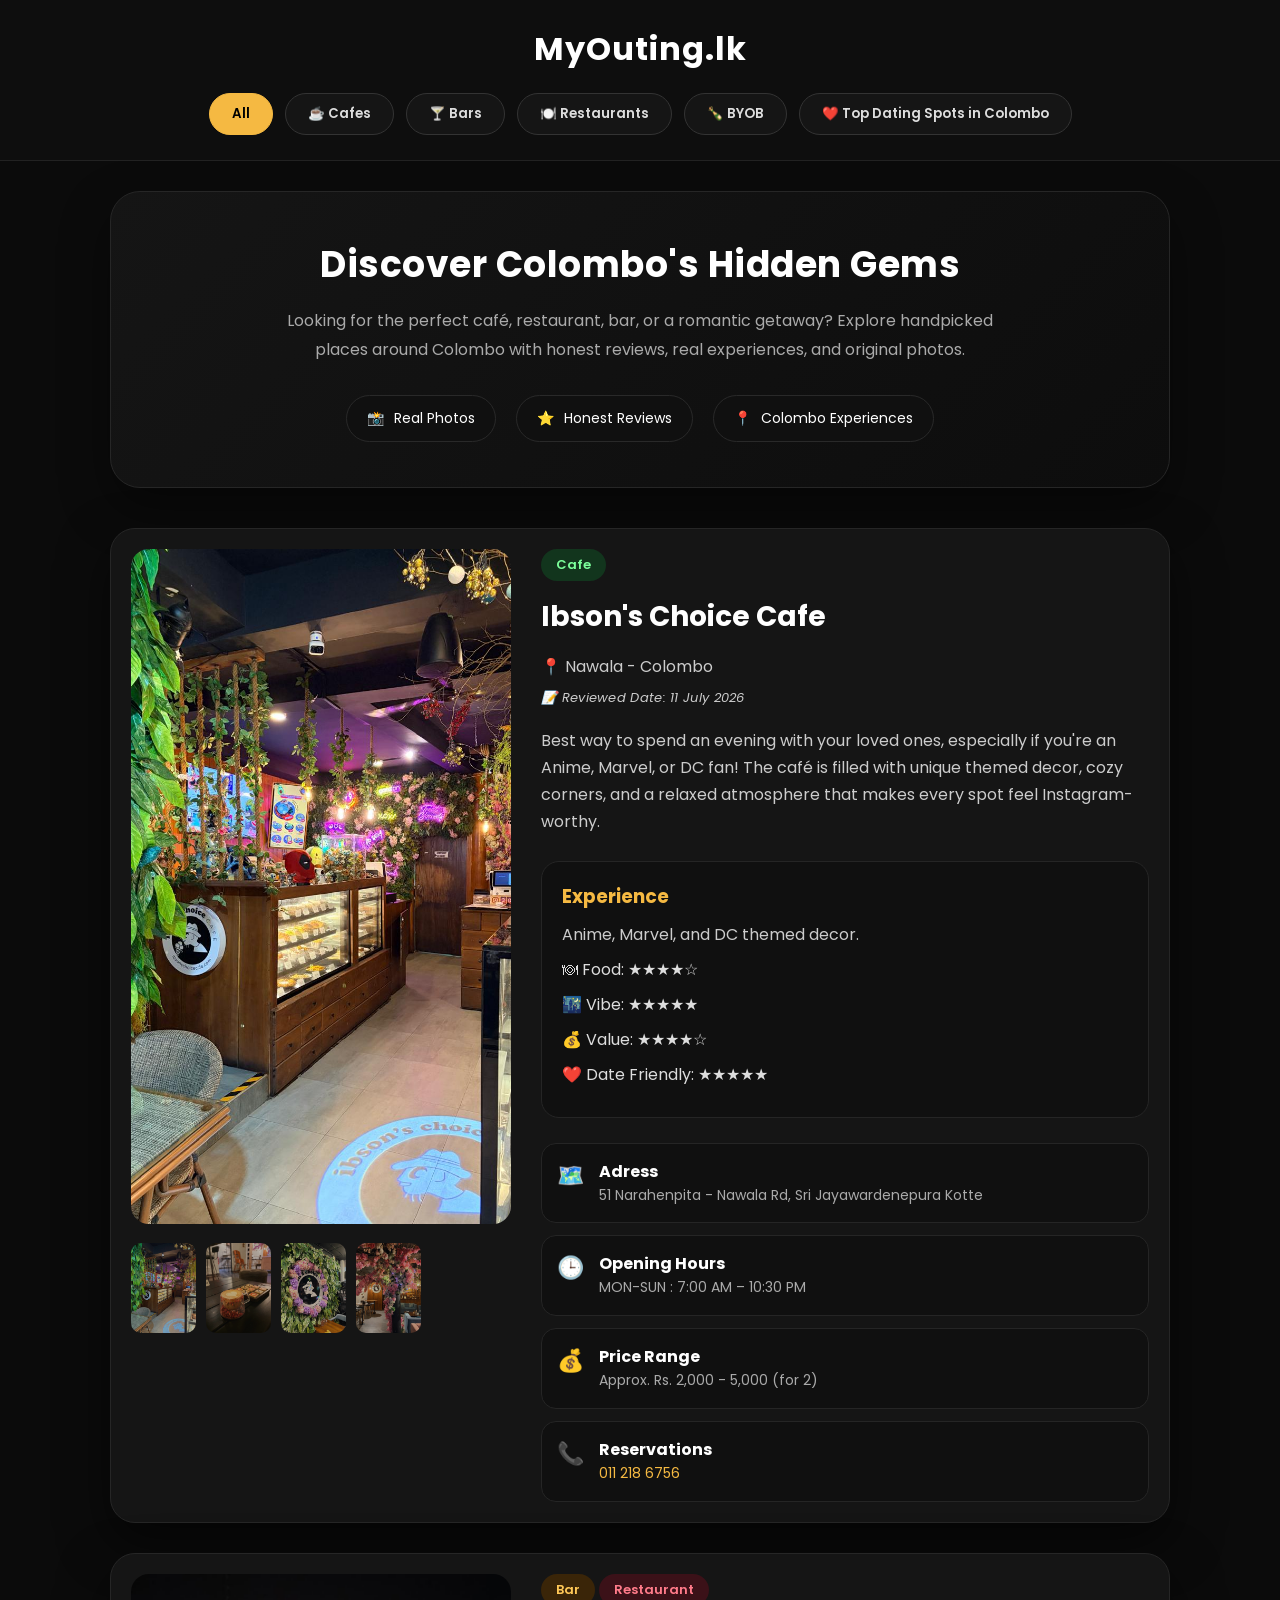
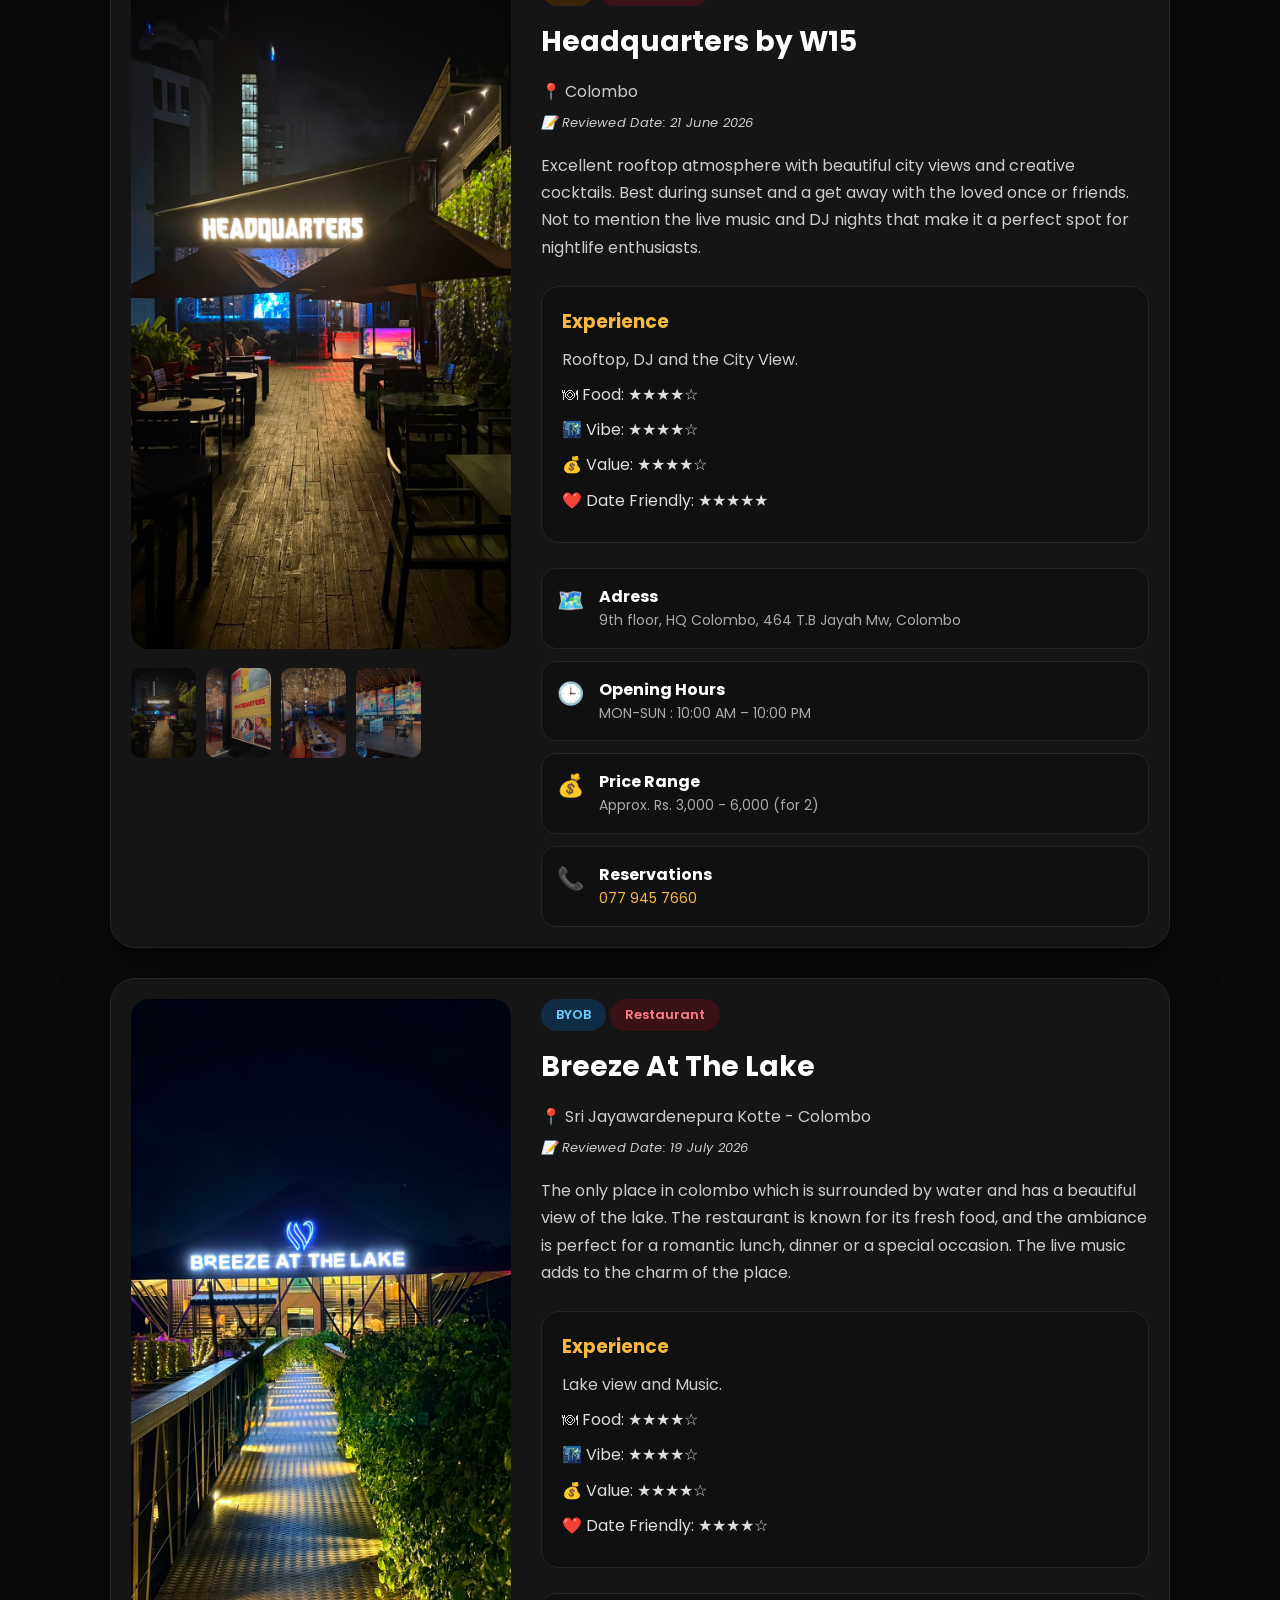
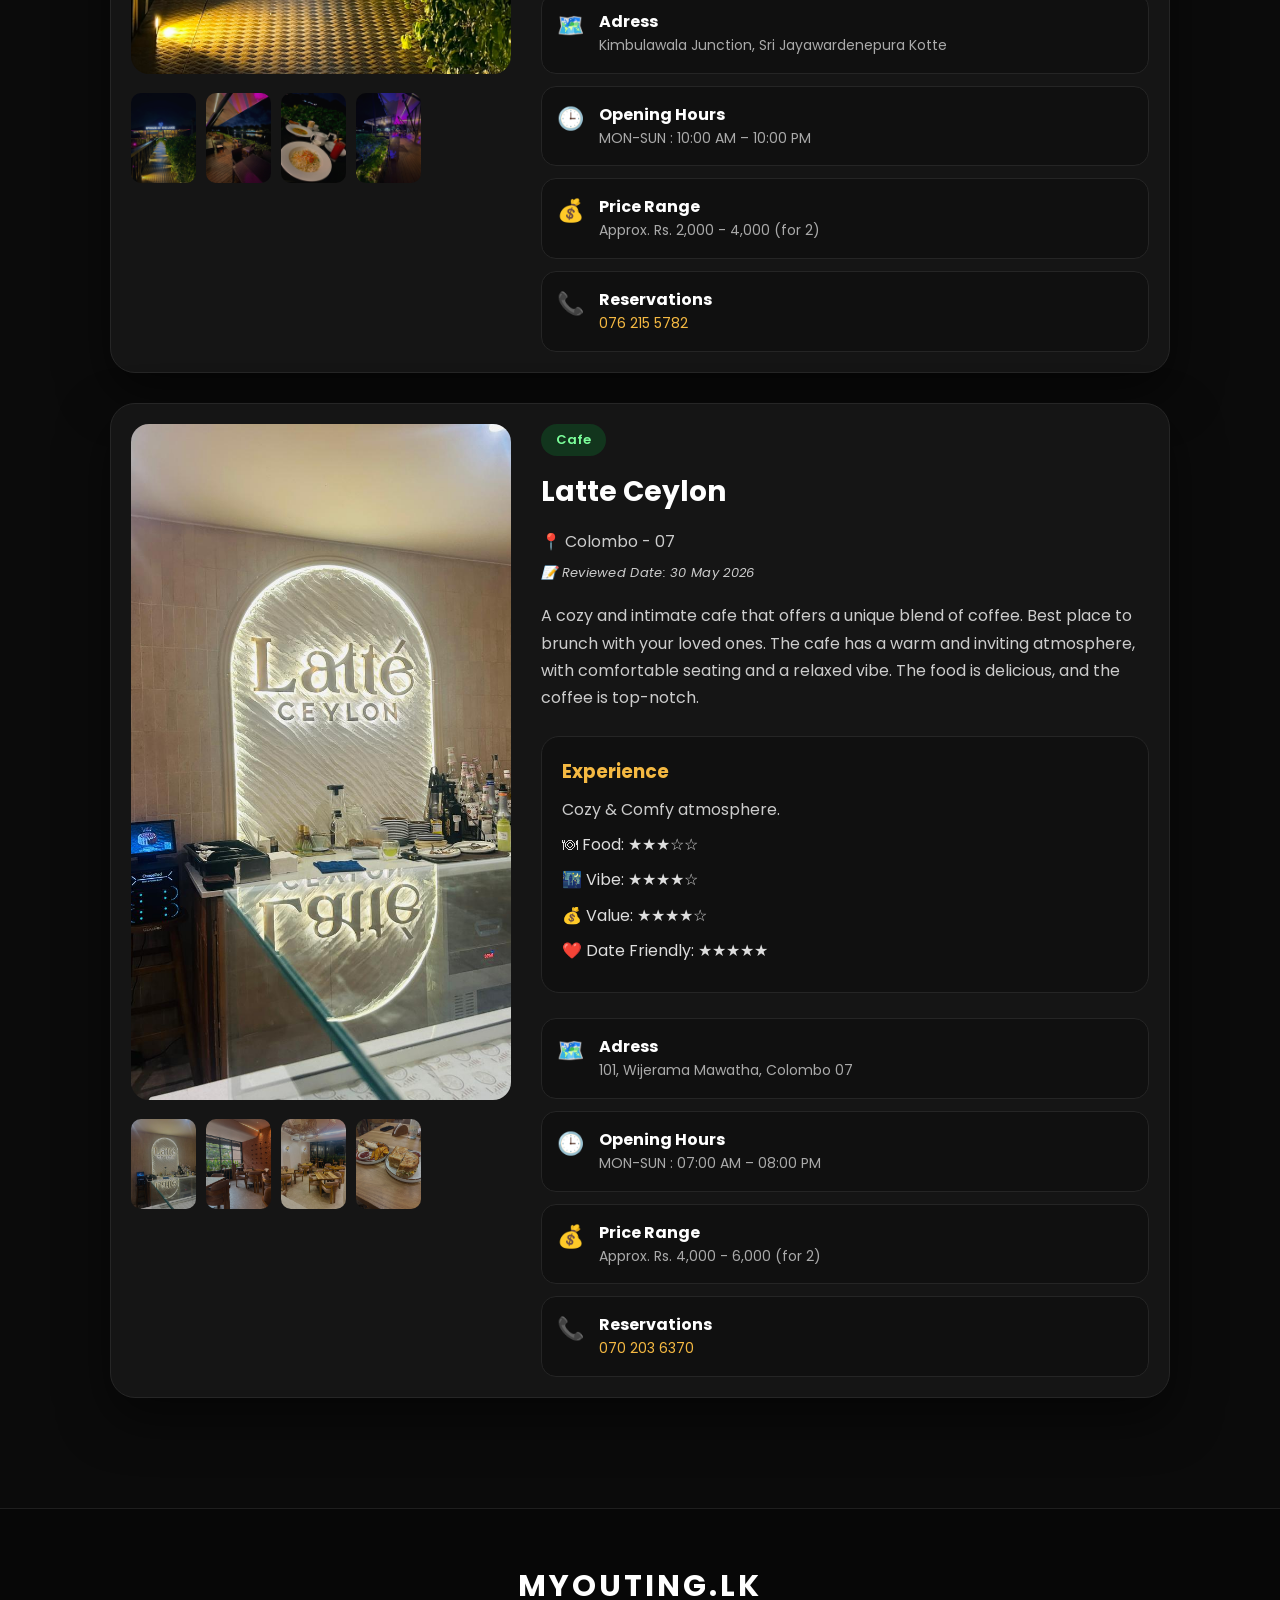
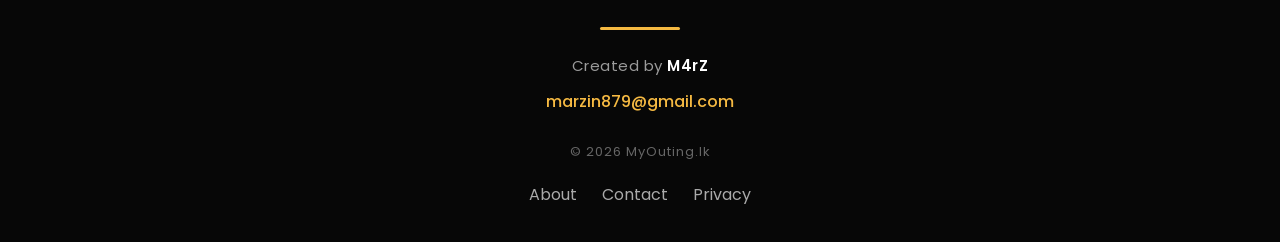
<file: index.html>
<!DOCTYPE html>
<html lang="en">

<head>
    <meta charset="UTF-8">
    <meta name="viewport" content="width=device-width, initial-scale=1.0">
    <meta name="description"
        content="Discover the best cafes, restaurants, bars and hidden gems in Sri Lanka with honest reviews and real photos.">

    <meta name="keywords" content="Sri Lanka restaurants, Colombo cafes, best bars, BYOB restaurants">

    <meta name="author" content="MyOuting">
    <title>MyOuting.lk</title>

    <link rel="stylesheet" href="style.css">

    <!-- Google Fonts -->
    <link rel="preconnect" href="https://fonts.googleapis.com">
    <link href="https://fonts.googleapis.com/css2?family=Poppins:wght@300;400;600;700&display=swap" rel="stylesheet">

</head>

<body>

    <header>

        <h1>MyOuting.lk</h1>


        <div class="category-buttons">
            <button class="active" data-category="all">All</button>
            <button data-category="cafe">☕ Cafes</button>
            <button data-category="bar">🍸 Bars</button>
            <button data-category="restaurant">🍽️ Restaurants</button>
            <button data-category="byob">🍾 BYOB</button>
            <button onclick="location.href='dating.html'">
                ❤️ Top Dating Spots in Colombo
            </button>

        </div>

    </header>

    <section class="hero-section">

        <div class="hero-content">

            <h2>
                Discover Colombo's Hidden Gems
            </h2>

            <p>
                Looking for the perfect café, restaurant, bar, or a romantic getaway?
                Explore handpicked places around Colombo with honest reviews,
                real experiences, and original photos.
            </p>

            <div class="hero-highlights">

                <div class="hero-item">
                    📸
                    <span>
                        Real Photos
                    </span>
                </div>

                <div class="hero-item">
                    ⭐
                    <span>
                        Honest Reviews
                    </span>
                </div>

                <div class="hero-item">
                    📍
                    <span>
                        Colombo Experiences
                    </span>
                </div>

            </div>

        </div>

    </section>

    <main class="container">

        <!-- Review Card -->
        <div class="review-card cafe">

            <div class="gallery">

                <img src="images/ibsons/1.jpeg" class="main-image">

                <div class="thumbs">
                    <img src="images/ibsons/1.jpeg">
                    <img src="images/ibsons/3.jpeg">
                    <img src="images/ibsons/2.jpeg">
                    <img src="images/ibsons/4.jpeg">
                </div>

            </div>

            <div class="content">

                <span class="tag cafe-tag">Cafe</span>


                <h2>Ibson's Choice Cafe</h2>

                <p class="location">📍 Nawala - Colombo </p>
                <p class="review-date">
                    📝 Reviewed Date: 11 July 2026
                </p>

                <p>
                    Best way to spend an evening with your loved ones, especially if you're an Anime, Marvel, or DC fan!
                    The café is filled with unique themed decor, cozy corners, and a relaxed atmosphere that makes every
                    spot feel Instagram-worthy.

                </p>

                <div class="experience-box">

                    <h3>Experience</h3>

                    <p>
                        Anime, Marvel, and DC themed decor.
                    </p>


                    <div class="ratings">

                        <p>🍽 Food: ★★★★☆</p>

                        <p>🌃 Vibe: ★★★★★</p>

                        <p>💰 Value: ★★★★☆</p>

                        <p>❤️ Date Friendly: ★★★★★</p>

                    </div>


                </div>

                <div class="quick-info">

                    <div class="info-item">
                        <span>🗺️</span>
                        <div>
                            <strong>Adress</strong>
                            <p>51 Narahenpita - Nawala Rd, Sri Jayawardenepura Kotte</p>
                        </div>
                    </div>

                    <div class="info-item">
                        <span>🕒</span>
                        <div>
                            <strong>Opening Hours</strong>
                            <p>MON-SUN : 7:00 AM – 10:30 PM</p>
                        </div>
                    </div>

                    <div class="info-item">
                        <span>💰</span>
                        <div>
                            <strong>Price Range</strong>
                            <p>Approx. Rs. 2,000 - 5,000 (for 2)</p>
                        </div>
                    </div>

                    <div class="info-item">
                        <span>📞</span>
                        <div>
                            <strong>Reservations</strong>
                            <p><a href="tel:+94112186756">011 218 6756</a></p>
                        </div>
                    </div>

                </div>

            </div>

        </div>

        <!-- Review Card -->
        <div class="review-card bar restaurant dating">

            <div class="gallery">

                <img src="images/W15/1.jpeg" class="main-image">

                <div class="thumbs">
                    <img src="images/W15/1.jpeg">
                    <img src="images/W15/2.jpeg">
                    <img src="images/W15/3.jpeg">
                    <img src="images/W15/4.jpeg">
                </div>

            </div>

            <div class="content">

                <span class="tag bar-tag">Bar</span>
                <span class="tag restaurant-tag">Restaurant</span>


                <h2>Headquarters by W15</h2>

                <p class="location">📍 Colombo</p>
                <p class="review-date">
                    📝 Reviewed Date: 21 June 2026
                </p>

                <p>
                    Excellent rooftop atmosphere with beautiful city views and
                    creative cocktails. Best during sunset and a get away with the loved once or friends.
                    Not to mention the live music and DJ nights that make it a perfect spot for nightlife enthusiasts.
                </p>

                <div class="experience-box">

                    <h3>Experience</h3>

                    <p>
                        Rooftop, DJ and the City View.
                    </p>


                    <div class="ratings">

                        <p>🍽 Food: ★★★★☆</p>

                        <p>🌃 Vibe: ★★★★☆</p>

                        <p>💰 Value: ★★★★☆</p>

                        <p>❤️ Date Friendly: ★★★★★</p>

                    </div>


                </div>

                <div class="quick-info">


                    <div class="info-item">
                        <span>🗺️</span>
                        <div>
                            <strong>Adress</strong>
                            <p>9th floor, HQ Colombo, 464 T.B Jayah Mw, Colombo</p>
                        </div>
                    </div>

                    <div class="info-item">
                        <span>🕒</span>
                        <div>
                            <strong>Opening Hours</strong>
                            <p>MON-SUN : 10:00 AM – 10:00 PM</p>
                        </div>
                    </div>

                    <div class="info-item">
                        <span>💰</span>
                        <div>
                            <strong>Price Range</strong>
                            <p>Approx. Rs. 3,000 - 6,000 (for 2)</p>
                        </div>
                    </div>

                    <div class="info-item">
                        <span>📞</span>
                        <div>
                            <strong>Reservations</strong>
                            <p><a href="tel:+94779457660">077 945 7660</a></p>
                        </div>
                    </div>

                </div>

            </div>
        </div>


        <!-- Review Card -->
        <div class="review-card restaurant dating byob">

            <div class="gallery">

                <img src="images/bakery_at_lake/1.jpeg" class="main-image">

                <div class="thumbs">
                    <img src="images/bakery_at_lake/1.jpeg">
                    <img src="images/bakery_at_lake/2.jpeg">
                    <img src="images/bakery_at_lake/3.jpeg">
                    <img src="images/bakery_at_lake/4.jpeg">
                </div>

            </div>

            <div class="content">

                <span class="tag byob-tag">BYOB</span>
                <span class="tag restaurant-tag">Restaurant</span>


                <h2>Breeze At The Lake</h2>

                <p class="location">📍 Sri Jayawardenepura Kotte - Colombo</p>
                <p class="review-date">
                    📝 Reviewed Date: 19 July 2026
                </p>

                <p>
                    The only place in colombo which is surrounded by water and has a beautiful view of the lake.
                    The restaurant is known for its fresh food, and the ambiance is perfect for a romantic lunch, dinner
                    or a special occasion. The live music adds to the charm of the place.
                </p>

                <div class="experience-box">

                    <h3>Experience</h3>

                    <p>
                        Lake view and Music.
                    </p>


                    <div class="ratings">

                        <p>🍽 Food: ★★★★☆</p>

                        <p>🌃 Vibe: ★★★★☆</p>

                        <p>💰 Value: ★★★★☆</p>

                        <p>❤️ Date Friendly: ★★★★☆</p>

                    </div>


                </div>

                <div class="quick-info">

                    <div class="info-item">
                        <span>🗺️</span>
                        <div>
                            <strong>Adress</strong>
                            <p>Kimbulawala Junction, Sri Jayawardenepura Kotte</p>
                        </div>
                    </div>

                    <div class="info-item">
                        <span>🕒</span>
                        <div>
                            <strong>Opening Hours</strong>
                            <p>MON-SUN : 10:00 AM – 10:00 PM</p>
                        </div>
                    </div>

                    <div class="info-item">
                        <span>💰</span>
                        <div>
                            <strong>Price Range</strong>
                            <p>Approx. Rs. 2,000 - 4,000 (for 2)</p>
                        </div>
                    </div>

                    <div class="info-item">
                        <span>📞</span>
                        <div>
                            <strong>Reservations</strong>
                            <p><a href="tel:+94762155782">076 215 5782</a></p>
                        </div>
                    </div>

                </div>

            </div>

        </div>


        <!-- Review Card -->
        <div class="review-card cafe dating">

            <div class="gallery">

                <img src="images/latte_ceylon/1.jpeg" class="main-image">

                <div class="thumbs">
                    <img src="images/latte_ceylon/1.jpeg">
                    <img src="images/latte_ceylon/2.jpeg">
                    <img src="images/latte_ceylon/3.jpeg">
                    <img src="images/latte_ceylon/4.jpeg">
                </div>

            </div>

            <div class="content">

                <span class="tag cafe-tag">Cafe</span>


                <h2>Latte Ceylon</h2>

                <p class="location">📍 Colombo - 07</p>
                <p class="review-date">
                    📝 Reviewed Date: 30 May 2026
                </p>

                <p>
                    A cozy and intimate cafe that offers a unique blend of coffee. Best place to brunch with your loved
                    ones. The cafe has a warm and inviting atmosphere, with comfortable seating and a relaxed vibe. The
                    food is delicious, and the coffee is top-notch.
                </p>

                <div class="experience-box">

                    <h3>Experience</h3>

                    <p>
                        Cozy & Comfy atmosphere.
                    </p>


                    <div class="ratings">

                        <p>🍽 Food: ★★★☆☆</p>

                        <p>🌃 Vibe: ★★★★☆</p>

                        <p>💰 Value: ★★★★☆</p>

                        <p>❤️ Date Friendly: ★★★★★</p>

                    </div>


                </div>
                <div class="quick-info">

                    <div class="info-item">
                        <span>🗺️</span>
                        <div>
                            <strong>Adress</strong>
                            <p>101, Wijerama Mawatha, Colombo 07</p>
                        </div>
                    </div>

                    <div class="info-item">
                        <span>🕒</span>
                        <div>
                            <strong>Opening Hours</strong>
                            <p>MON-SUN : 07:00 AM – 08:00 PM</p>
                        </div>
                    </div>

                    <div class="info-item">
                        <span>💰</span>
                        <div>
                            <strong>Price Range</strong>
                            <p>Approx. Rs. 4,000 - 6,000 (for 2)</p>
                        </div>
                    </div>

                    <div class="info-item">
                        <span>📞</span>
                        <div>
                            <strong>Reservations</strong>
                            <p><a href="tel:+94702036370">070 203 6370</a></p>
                        </div>
                    </div>

                </div>

            </div>

        </div>

    </main>


    <footer class="site-footer">
        <div class="footer-inner">

            <h3>MYOUTING.LK</h3>

            <div class="footer-line"></div>

            <p class="footer-text">
                Created by <span>M4rZ</span>
            </p>

            <a class="footer-email" href="mailto:marzin879@gmail.com">
                marzin879@gmail.com
            </a>

            <p class="footer-copy">
                © 2026 MyOuting.lk
            </p>
            <div class="footer-links">

                <a href="about.html">About</a>

                <a href="contact.html">Contact</a>

                <a href="privacy.html">Privacy</a>

            </div>

        </div>

    </footer>


    <script src="script.js"></script>

</body>

</html>
</file>
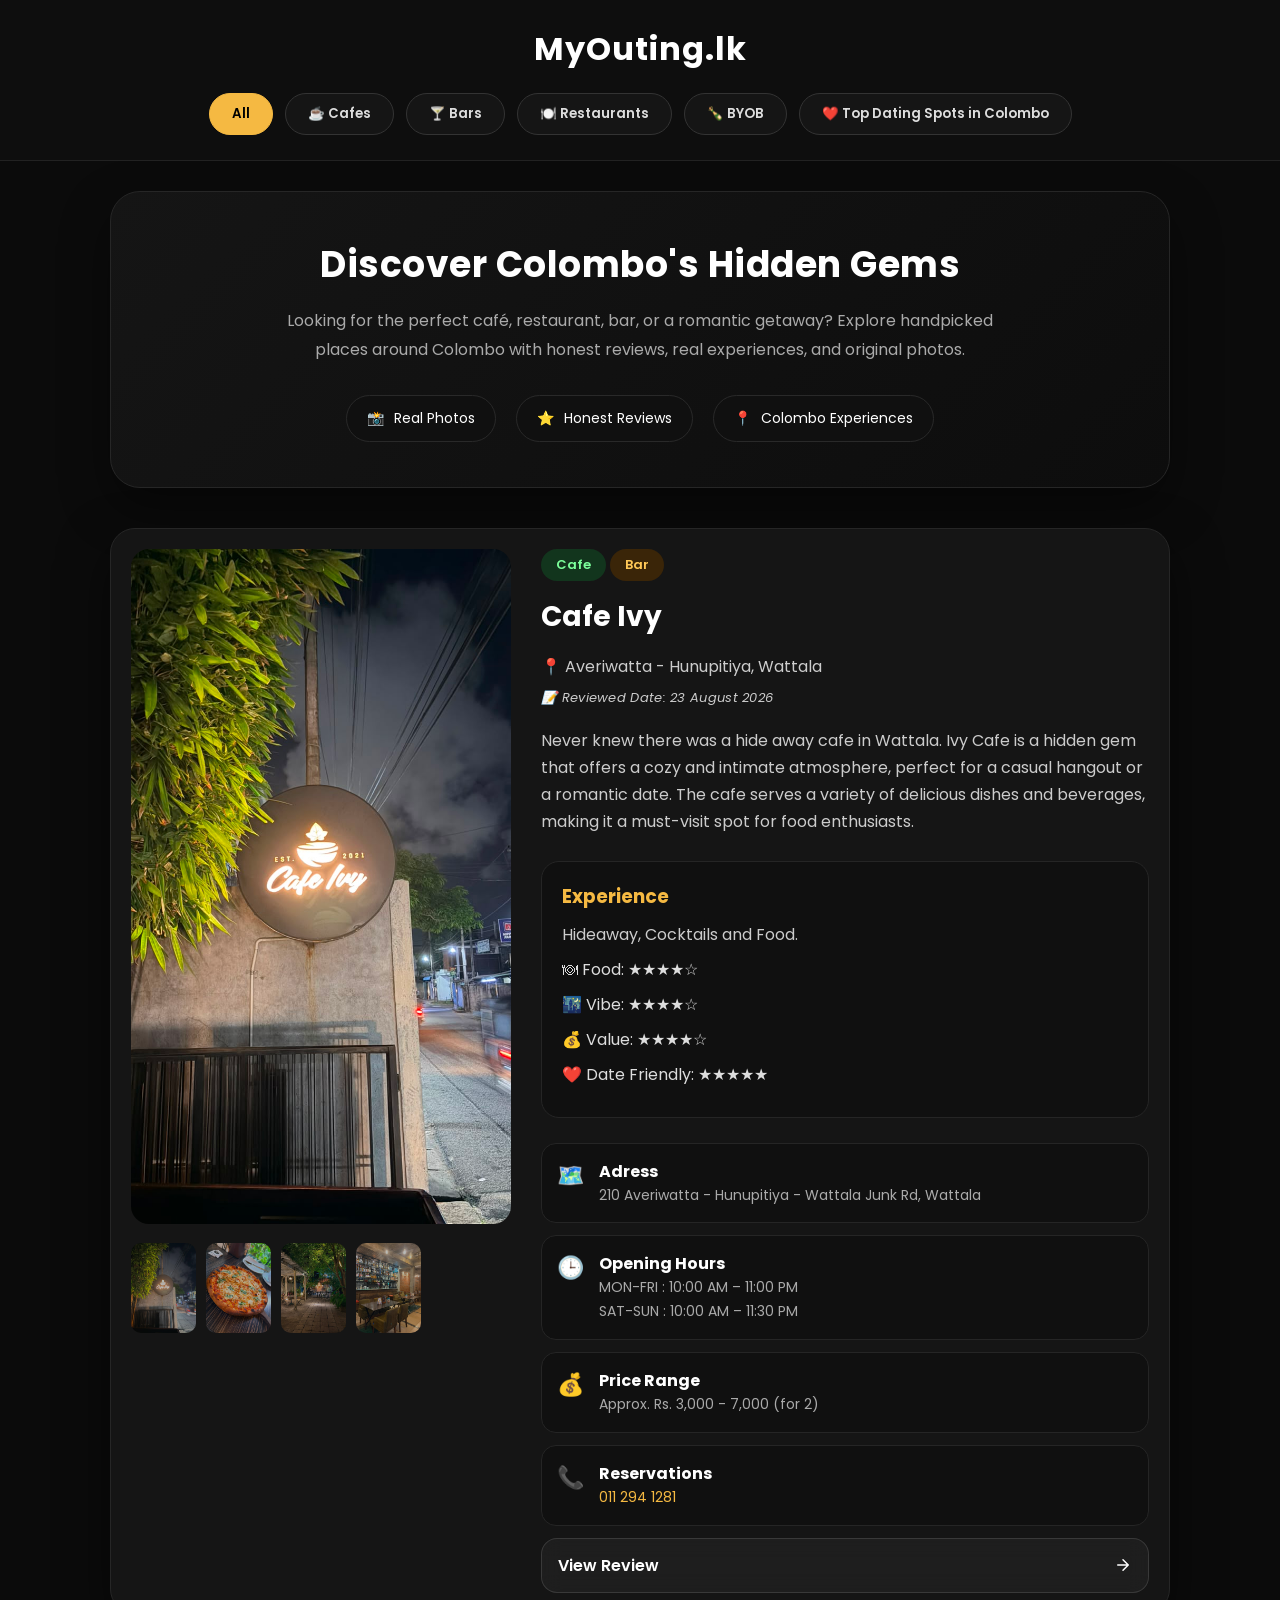
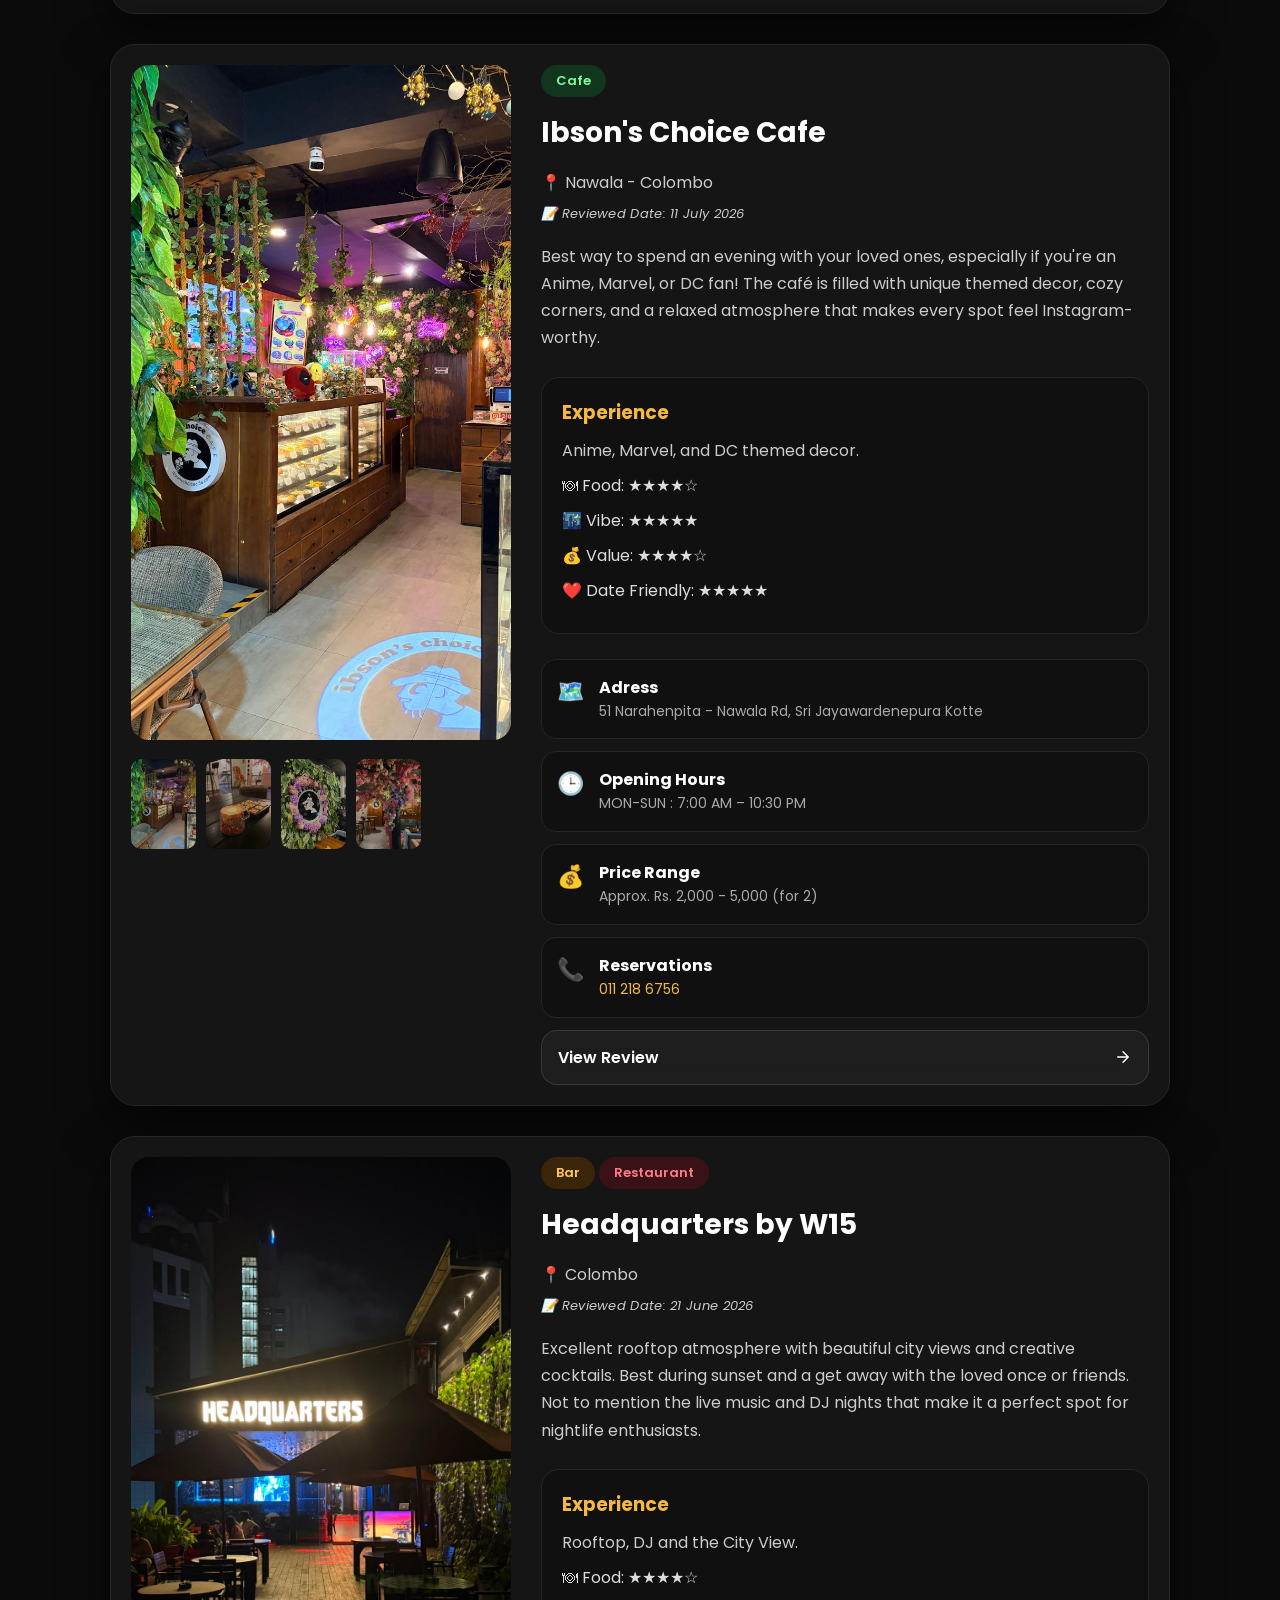
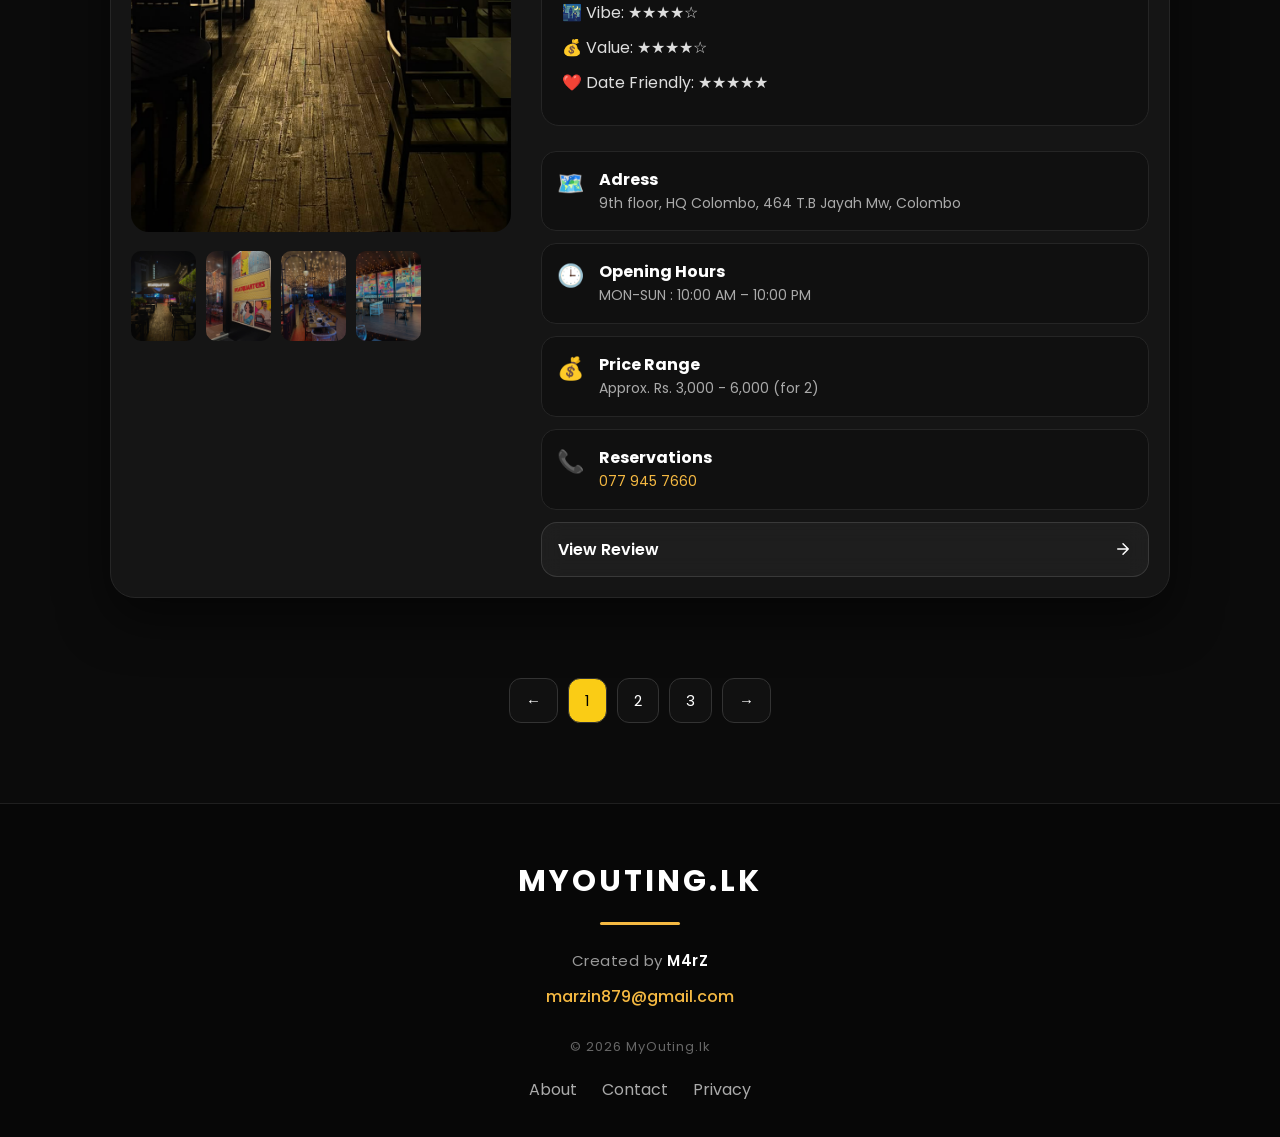
<file: myouting/index.html>
<!DOCTYPE html>
<html lang="en">

<head>
    <!-- Google tag (gtag.js) -->
    <script async src="https://www.googletagmanager.com/gtag/js?id=G-8YHRTNYD14"></script>
    <script>
        window.dataLayer = window.dataLayer || [];
        function gtag() { dataLayer.push(arguments); }
        gtag('js', new Date());

        gtag('config', 'G-8YHRTNYD14');
    </script>
    <meta charset="UTF-8">
    <meta name="viewport" content="width=device-width, initial-scale=1.0">
    <meta name="description"
        content="Discover the best cafes, restaurants, bars and hidden gems in Sri Lanka with honest reviews and real photos.">

    <meta name="description"
        content="Discover honest reviews of Sri Lanka's best cafes, restaurants, bars, rooftops and hidden gems.">

    <meta name="keywords" content="Sri Lanka cafes, Colombo restaurants, BYOB, bars">

    <meta name="M4rZ" content="MyOuting">
    <title>MyOuting.lk</title>

    <link rel="stylesheet" href="style.css">
    <link rel="icon" href="favicon.ico">

    <!-- Google Fonts -->
    <link rel="preconnect" href="https://fonts.googleapis.com">
    <link href="https://fonts.googleapis.com/css2?family=Poppins:wght@300;400;600;700&display=swap" rel="stylesheet">

</head>

<body>

    <header>

        <h1>MyOuting.lk</h1>


        <div class="category-buttons">
            <button class="active" data-category="all">All</button>
            <button data-category="cafe">☕ Cafes</button>
            <button data-category="bar">🍸 Bars</button>
            <button data-category="restaurant">🍽️ Restaurants</button>
            <button data-category="byob">🍾 BYOB</button>
            <button onclick="location.href='dating.html'">
                ❤️ Top Dating Spots in Colombo
            </button>

        </div>

    </header>

    <section class="hero-section">

        <div class="hero-content">

            <h2>
                Discover Colombo's Hidden Gems
            </h2>

            <p>
                Looking for the perfect café, restaurant, bar, or a romantic getaway?
                Explore handpicked places around Colombo with honest reviews,
                real experiences, and original photos.
            </p>

            <div class="hero-highlights">

                <div class="hero-item">
                    📸
                    <span>
                        Real Photos
                    </span>
                </div>

                <div class="hero-item">
                    ⭐
                    <span>
                        Honest Reviews
                    </span>
                </div>

                <div class="hero-item">
                    📍
                    <span>
                        Colombo Experiences
                    </span>
                </div>

            </div>

        </div>

    </section>

    <main class="container">

        <!-- Review Card -->

        <div class="review-card cafe">

            <div class="gallery">

                <img src="images/ivy/1.jpeg" class="main-image">

                <div class="thumbs">
                    <img src="images/ivy/1.jpeg">
                    <img src="images/ivy/3.jpeg">
                    <img src="images/ivy/2.jpeg">
                    <img src="images/ivy/4.jpeg">
                </div>

            </div>

            <div class="content">

                <span class="tag cafe-tag">Cafe</span>
                <span class="tag bar-tag">Bar</span>


                <h2>Cafe Ivy</h2>

                <p class="location">📍 Averiwatta - Hunupitiya, Wattala </p>
                <p class="review-date">
                    📝 Reviewed Date: 23 August 2026
                </p>

                <p>
                    Never knew there was a hide away cafe in Wattala. Ivy Cafe is a hidden gem that offers a cozy and intimate atmosphere, perfect for a casual hangout or a romantic date. 
                    The cafe serves a variety of delicious dishes and beverages, making it a must-visit spot for food enthusiasts.

                </p>

                <div class="experience-box">

                    <h3>Experience</h3>

                    <p>
                        Hideaway, Cocktails and Food.
                    </p>


                    <div class="ratings">

                        <p>🍽 Food: ★★★★☆</p>

                        <p>🌃 Vibe: ★★★★☆</p>

                        <p>💰 Value: ★★★★☆</p>

                        <p>❤️ Date Friendly: ★★★★★</p>

                    </div>


                </div>

                <div class="quick-info">

                    <div class="info-item">
                        <span>🗺️</span>
                        <div>
                            <strong>Adress</strong>
                            <p>210 Averiwatta - Hunupitiya - Wattala Junk Rd, Wattala </p>
                        </div>
                    </div>

                    <div class="info-item">
                        <span>🕒</span>
                        <div>
                            <strong>Opening Hours</strong>
                            <p>MON-FRI : 10:00 AM – 11:00 PM</p>
                            <p>SAT-SUN : 10:00 AM – 11:30 PM</p>
                        </div>
                    </div>

                    <div class="info-item">
                        <span>💰</span>
                        <div>
                            <strong>Price Range</strong>
                            <p>Approx. Rs. 3,000 - 7,000 (for 2)</p>
                        </div>
                    </div>

                    <div class="info-item">
                        <span>📞</span>
                        <div>
                            <strong>Reservations</strong>
                            <p><a href="tel:+0112941281">011 294 1281</a></p>
                        </div>
                    </div>

                    <a href="reviews/ivy_cafe.html" class="review-btn"> <span>View Review</span> <svg width="18"
                            height="18" viewBox="0 0 24 24" fill="none">
                            <path d="M5 12H19M19 12L12 5M19 12L12 19" stroke="currentColor" stroke-width="2"
                                stroke-linecap="round" stroke-linejoin="round" />
                        </svg> </a>

                </div>

            </div>

        </div>


        <div class="review-card cafe">

            <div class="gallery">

                <img src="images/ibsons/1.jpeg" class="main-image">

                <div class="thumbs">
                    <img src="images/ibsons/1.jpeg">
                    <img src="images/ibsons/3.jpeg">
                    <img src="images/ibsons/2.jpeg">
                    <img src="images/ibsons/4.jpeg">
                </div>

            </div>

            <div class="content">

                <span class="tag cafe-tag">Cafe</span>


                <h2>Ibson's Choice Cafe</h2>

                <p class="location">📍 Nawala - Colombo </p>
                <p class="review-date">
                    📝 Reviewed Date: 11 July 2026
                </p>

                <p>
                    Best way to spend an evening with your loved ones, especially if you're an Anime, Marvel, or DC fan!
                    The café is filled with unique themed decor, cozy corners, and a relaxed atmosphere that makes every
                    spot feel Instagram-worthy.

                </p>

                <div class="experience-box">

                    <h3>Experience</h3>

                    <p>
                        Anime, Marvel, and DC themed decor.
                    </p>


                    <div class="ratings">

                        <p>🍽 Food: ★★★★☆</p>

                        <p>🌃 Vibe: ★★★★★</p>

                        <p>💰 Value: ★★★★☆</p>

                        <p>❤️ Date Friendly: ★★★★★</p>

                    </div>


                </div>

                <div class="quick-info">

                    <div class="info-item">
                        <span>🗺️</span>
                        <div>
                            <strong>Adress</strong>
                            <p>51 Narahenpita - Nawala Rd, Sri Jayawardenepura Kotte</p>
                        </div>
                    </div>

                    <div class="info-item">
                        <span>🕒</span>
                        <div>
                            <strong>Opening Hours</strong>
                            <p>MON-SUN : 7:00 AM – 10:30 PM</p>
                        </div>
                    </div>

                    <div class="info-item">
                        <span>💰</span>
                        <div>
                            <strong>Price Range</strong>
                            <p>Approx. Rs. 2,000 - 5,000 (for 2)</p>
                        </div>
                    </div>

                    <div class="info-item">
                        <span>📞</span>
                        <div>
                            <strong>Reservations</strong>
                            <p><a href="tel:+94112186756">011 218 6756</a></p>
                        </div>
                    </div>

                    <a href="reviews/ibsons_choice.html" class="review-btn"> <span>View Review</span> <svg width="18"
                            height="18" viewBox="0 0 24 24" fill="none">
                            <path d="M5 12H19M19 12L12 5M19 12L12 19" stroke="currentColor" stroke-width="2"
                                stroke-linecap="round" stroke-linejoin="round" />
                        </svg> </a>

                </div>

            </div>

        </div>

        <!-- Review Card -->
        <div class="review-card bar restaurant dating">

            <div class="gallery">

                <img src="images/W15/1.jpeg" class="main-image">

                <div class="thumbs">
                    <img src="images/W15/1.jpeg">
                    <img src="images/W15/2.jpeg">
                    <img src="images/W15/3.jpeg">
                    <img src="images/W15/4.jpeg">
                </div>

            </div>

            <div class="content">

                <span class="tag bar-tag">Bar</span>
                <span class="tag restaurant-tag">Restaurant</span>


                <h2>Headquarters by W15</h2>

                <p class="location">📍 Colombo</p>
                <p class="review-date">
                    📝 Reviewed Date: 21 June 2026
                </p>

                <p>
                    Excellent rooftop atmosphere with beautiful city views and
                    creative cocktails. Best during sunset and a get away with the loved once or friends.
                    Not to mention the live music and DJ nights that make it a perfect spot for nightlife enthusiasts.
                </p>

                <div class="experience-box">

                    <h3>Experience</h3>

                    <p>
                        Rooftop, DJ and the City View.
                    </p>


                    <div class="ratings">

                        <p>🍽 Food: ★★★★☆</p>

                        <p>🌃 Vibe: ★★★★☆</p>

                        <p>💰 Value: ★★★★☆</p>

                        <p>❤️ Date Friendly: ★★★★★</p>

                    </div>


                </div>

                <div class="quick-info">


                    <div class="info-item">
                        <span>🗺️</span>
                        <div>
                            <strong>Adress</strong>
                            <p>9th floor, HQ Colombo, 464 T.B Jayah Mw, Colombo</p>
                        </div>
                    </div>

                    <div class="info-item">
                        <span>🕒</span>
                        <div>
                            <strong>Opening Hours</strong>
                            <p>MON-SUN : 10:00 AM – 10:00 PM</p>
                        </div>
                    </div>

                    <div class="info-item">
                        <span>💰</span>
                        <div>
                            <strong>Price Range</strong>
                            <p>Approx. Rs. 3,000 - 6,000 (for 2)</p>
                        </div>
                    </div>

                    <div class="info-item">
                        <span>📞</span>
                        <div>
                            <strong>Reservations</strong>
                            <p><a href="tel:+94779457660">077 945 7660</a></p>
                        </div>
                    </div>

                    <a href="reviews/headquaters.html" class="review-btn"> <span>View Review</span> <svg width="18"
                            height="18" viewBox="0 0 24 24" fill="none">
                            <path d="M5 12H19M19 12L12 5M19 12L12 19" stroke="currentColor" stroke-width="2"
                                stroke-linecap="round" stroke-linejoin="round" />
                        </svg> </a>

                </div>

            </div>
        </div>


        <!-- Review Card -->
        <div class="review-card restaurant dating byob">

            <div class="gallery">

                <img src="images/bakery_at_lake/1.jpeg" class="main-image">

                <div class="thumbs">
                    <img src="images/bakery_at_lake/1.jpeg">
                    <img src="images/bakery_at_lake/2.jpeg">
                    <img src="images/bakery_at_lake/3.jpeg">
                    <img src="images/bakery_at_lake/4.jpeg">
                </div>

            </div>

            <div class="content">

                <span class="tag byob-tag">BYOB</span>
                <span class="tag restaurant-tag">Restaurant</span>


                <h2>Breeze At The Lake</h2>

                <p class="location">📍 Sri Jayawardenepura Kotte - Colombo</p>
                <p class="review-date">
                    📝 Reviewed Date: 19 July 2026
                </p>

                <p>
                    The only place in colombo which is surrounded by water and has a beautiful view of the lake.
                    The restaurant is known for its fresh food, and the ambiance is perfect for a romantic lunch, dinner
                    or a special occasion. The live music adds to the charm of the place.
                </p>

                <div class="experience-box">

                    <h3>Experience</h3>

                    <p>
                        Lake view and Music.
                    </p>


                    <div class="ratings">

                        <p>🍽 Food: ★★★★☆</p>

                        <p>🌃 Vibe: ★★★★☆</p>

                        <p>💰 Value: ★★★★☆</p>

                        <p>❤️ Date Friendly: ★★★★☆</p>

                    </div>


                </div>

                <div class="quick-info">

                    <div class="info-item">
                        <span>🗺️</span>
                        <div>
                            <strong>Adress</strong>
                            <p>Kimbulawala Junction, Sri Jayawardenepura Kotte</p>
                        </div>
                    </div>

                    <div class="info-item">
                        <span>🕒</span>
                        <div>
                            <strong>Opening Hours</strong>
                            <p>MON-SUN : 10:00 AM – 10:00 PM</p>
                        </div>
                    </div>

                    <div class="info-item">
                        <span>💰</span>
                        <div>
                            <strong>Price Range</strong>
                            <p>Approx. Rs. 2,000 - 4,000 (for 2)</p>
                        </div>
                    </div>

                    <div class="info-item">
                        <span>📞</span>
                        <div>
                            <strong>Reservations</strong>
                            <p><a href="tel:+94762155782">076 215 5782</a></p>
                        </div>
                    </div>

                </div>

            </div>

        </div>


        <!-- Review Card -->
        <div class="review-card cafe dating">

            <div class="gallery">

                <img src="images/latte_ceylon/1.jpeg" class="main-image">

                <div class="thumbs">
                    <img src="images/latte_ceylon/1.jpeg">
                    <img src="images/latte_ceylon/2.jpeg">
                    <img src="images/latte_ceylon/3.jpeg">
                    <img src="images/latte_ceylon/4.jpeg">
                </div>

            </div>

            <div class="content">

                <span class="tag cafe-tag">Cafe</span>


                <h2>Latte Ceylon</h2>

                <p class="location">📍 Colombo - 07</p>
                <p class="review-date">
                    📝 Reviewed Date: 30 May 2026
                </p>

                <p>
                    A cozy and intimate cafe that offers a unique blend of coffee. Best place to brunch with your loved
                    ones. The cafe has a warm and inviting atmosphere, with comfortable seating and a relaxed vibe. The
                    food is delicious, and the coffee is top-notch.
                </p>

                <div class="experience-box">

                    <h3>Experience</h3>

                    <p>
                        Cozy & Comfy atmosphere.
                    </p>


                    <div class="ratings">

                        <p>🍽 Food: ★★★☆☆</p>

                        <p>🌃 Vibe: ★★★★☆</p>

                        <p>💰 Value: ★★★★☆</p>

                        <p>❤️ Date Friendly: ★★★★★</p>

                    </div>


                </div>
                <div class="quick-info">

                    <div class="info-item">
                        <span>🗺️</span>
                        <div>
                            <strong>Adress</strong>
                            <p>101, Wijerama Mawatha, Colombo 07</p>
                        </div>
                    </div>

                    <div class="info-item">
                        <span>🕒</span>
                        <div>
                            <strong>Opening Hours</strong>
                            <p>MON-SUN : 07:00 AM – 08:00 PM</p>
                        </div>
                    </div>

                    <div class="info-item">
                        <span>💰</span>
                        <div>
                            <strong>Price Range</strong>
                            <p>Approx. Rs. 4,000 - 6,000 (for 2)</p>
                        </div>
                    </div>

                    <div class="info-item">
                        <span>📞</span>
                        <div>
                            <strong>Reservations</strong>
                            <p><a href="tel:+94702036370">070 203 6370</a></p>
                        </div>
                    </div>

                </div>

            </div>

        </div>

        <!-- Review Card -->
        <div class="review-card restaurant bar">

            <div class="gallery">

                <img src="images/monsoon/1.jpeg" class="main-image">

                <div class="thumbs">
                    <img src="images/monsoon/1.jpeg">
                    <img src="images/monsoon/2.jpeg">
                    <img src="images/monsoon/3.jpeg">
                    <img src="images/monsoon/4.jpeg">
                </div>

            </div>

            <div class="content">

                <span class="tag restaurant-tag">Restaurant</span>
                <span class="tag bar-tag">Bar</span>


                <h2>Monsoon Colombo</h2>

                <p class="location">📍 Park St, Colombo </p>
                <p class="review-date">
                    📝 Reviewed Date: 14 March 2026
                </p>

                <p>
                    With a blend of unique flavors and a cozy ambiance, Monsoon Colombo is a must-visit for food
                    enthusiasts. The restaurant offers a diverse menu that caters to various tastes, making it an ideal
                    spot for both casual dining and special occasions.

                </p>

                <div class="experience-box">

                    <h3>Experience</h3>

                    <p>
                        English, Lights and High End.
                    </p>


                    <div class="ratings">

                        <p>🍽 Food: ★★★★★</p>

                        <p>🌃 Vibe: ★★★★★</p>

                        <p>💰 Value: ★★★★☆</p>

                        <p>❤️ Date Friendly: ★★★★☆</p>

                    </div>


                </div>

                <div class="quick-info">

                    <div class="info-item">
                        <span>🗺️</span>
                        <div>
                            <strong>Adress</strong>
                            <p>Arcade Clock Tower Building, Independence Square</p>
                        </div>
                    </div>

                    <div class="info-item">
                        <span>🕒</span>
                        <div>
                            <strong>Opening Hours</strong>
                            <p>MON-SUN : 12:00 PM – 10:30 PM</p>
                        </div>
                    </div>

                    <div class="info-item">
                        <span>💰</span>
                        <div>
                            <strong>Price Range</strong>
                            <p>Approx. Rs. 4,000 - 8,000 (for 2)</p>
                        </div>
                    </div>

                    <div class="info-item">
                        <span>📞</span>
                        <div>
                            <strong>Reservations</strong>
                            <p><a href="tel:+94763067882">076 306 7882</a></p>
                        </div>
                    </div>

                </div>

            </div>

        </div>


        <!-- Review Card -->
        <div class="review-card cafe">

            <div class="gallery">

                <img src="images/summer/1.jpeg" class="main-image">

                <div class="thumbs">
                    <img src="images/summer/1.jpeg">
                    <img src="images/summer/2.jpeg">
                    <img src="images/summer/3.jpeg">
                    <img src="images/summer/4.jpeg">
                </div>

            </div>

            <div class="content">

                <span class="tag cafe-tag">Cafe</span>


                <h2>Summer Cafe</h2>

                <p class="location">📍 Arcade Independence Square </p>
                <p class="review-date">
                    📝 Reviewed Date: 16 May 2026
                </p>

                <p>
                    A sweet escape from the hustle and bustle of Colombo, Summer Cafe is a charming spot that offers a
                    delightful mix of coffee, desserts, and light bites. The cafe's interior is bright and airy, with a
                    modern design that makes it perfect for catching up with friends or enjoying a quiet moment alone.

                </p>

                <div class="experience-box">

                    <h3>Experience</h3>

                    <p>
                        Bright and airy interior with a modern design.
                    </p>


                    <div class="ratings">

                        <p>🍽 Food: ★★★★☆</p>

                        <p>🌃 Vibe: ★★★★★</p>

                        <p>💰 Value: ★★★★☆</p>

                        <p>❤️ Date Friendly: ★★★★☆</p>

                    </div>


                </div>

                <div class="quick-info">

                    <div class="info-item">
                        <span>🗺️</span>
                        <div>
                            <strong>Adress</strong>
                            <p>Arcade Clock Tower Building, Independence Square</p>
                        </div>
                    </div>

                    <div class="info-item">
                        <span>🕒</span>
                        <div>
                            <strong>Opening Hours</strong>
                            <p>MON-SUN : 8:00 AM – 10:00 PM</p>
                        </div>
                    </div>

                    <div class="info-item">
                        <span>💰</span>
                        <div>
                            <strong>Price Range</strong>
                            <p>Approx. Rs. 2,000 - 6,000 (for 2)</p>
                        </div>
                    </div>

                    <div class="info-item">
                        <span>📞</span>
                        <div>
                            <strong>Reservations</strong>
                            <p><a href="tel:+94771340608">077 134 0608</a></p>
                        </div>
                    </div>

                </div>

            </div>

        </div>

    </main>

    <div class="pagination">
        <button id="prevPage">←</button>

        <div id="pageNumbers"></div>

        <button id="nextPage">→</button>
    </div>


    <footer class="site-footer">
        <div class="footer-inner">

            <h3>MYOUTING.LK</h3>

            <div class="footer-line"></div>

            <p class="footer-text">
                Created by <span>M4rZ</span>
            </p>

            <a class="footer-email" href="mailto:marzin879@gmail.com">
                marzin879@gmail.com
            </a>

            <p class="footer-copy">
                © 2026 MyOuting.lk
            </p>
            <div class="footer-links">

                <a href="about.html">About</a>

                <a href="contact.html">Contact</a>

                <a href="privacy.html">Privacy</a>

            </div>

        </div>

    </footer>


    <script src="script.js"></script>

</body>

</html>
</file>
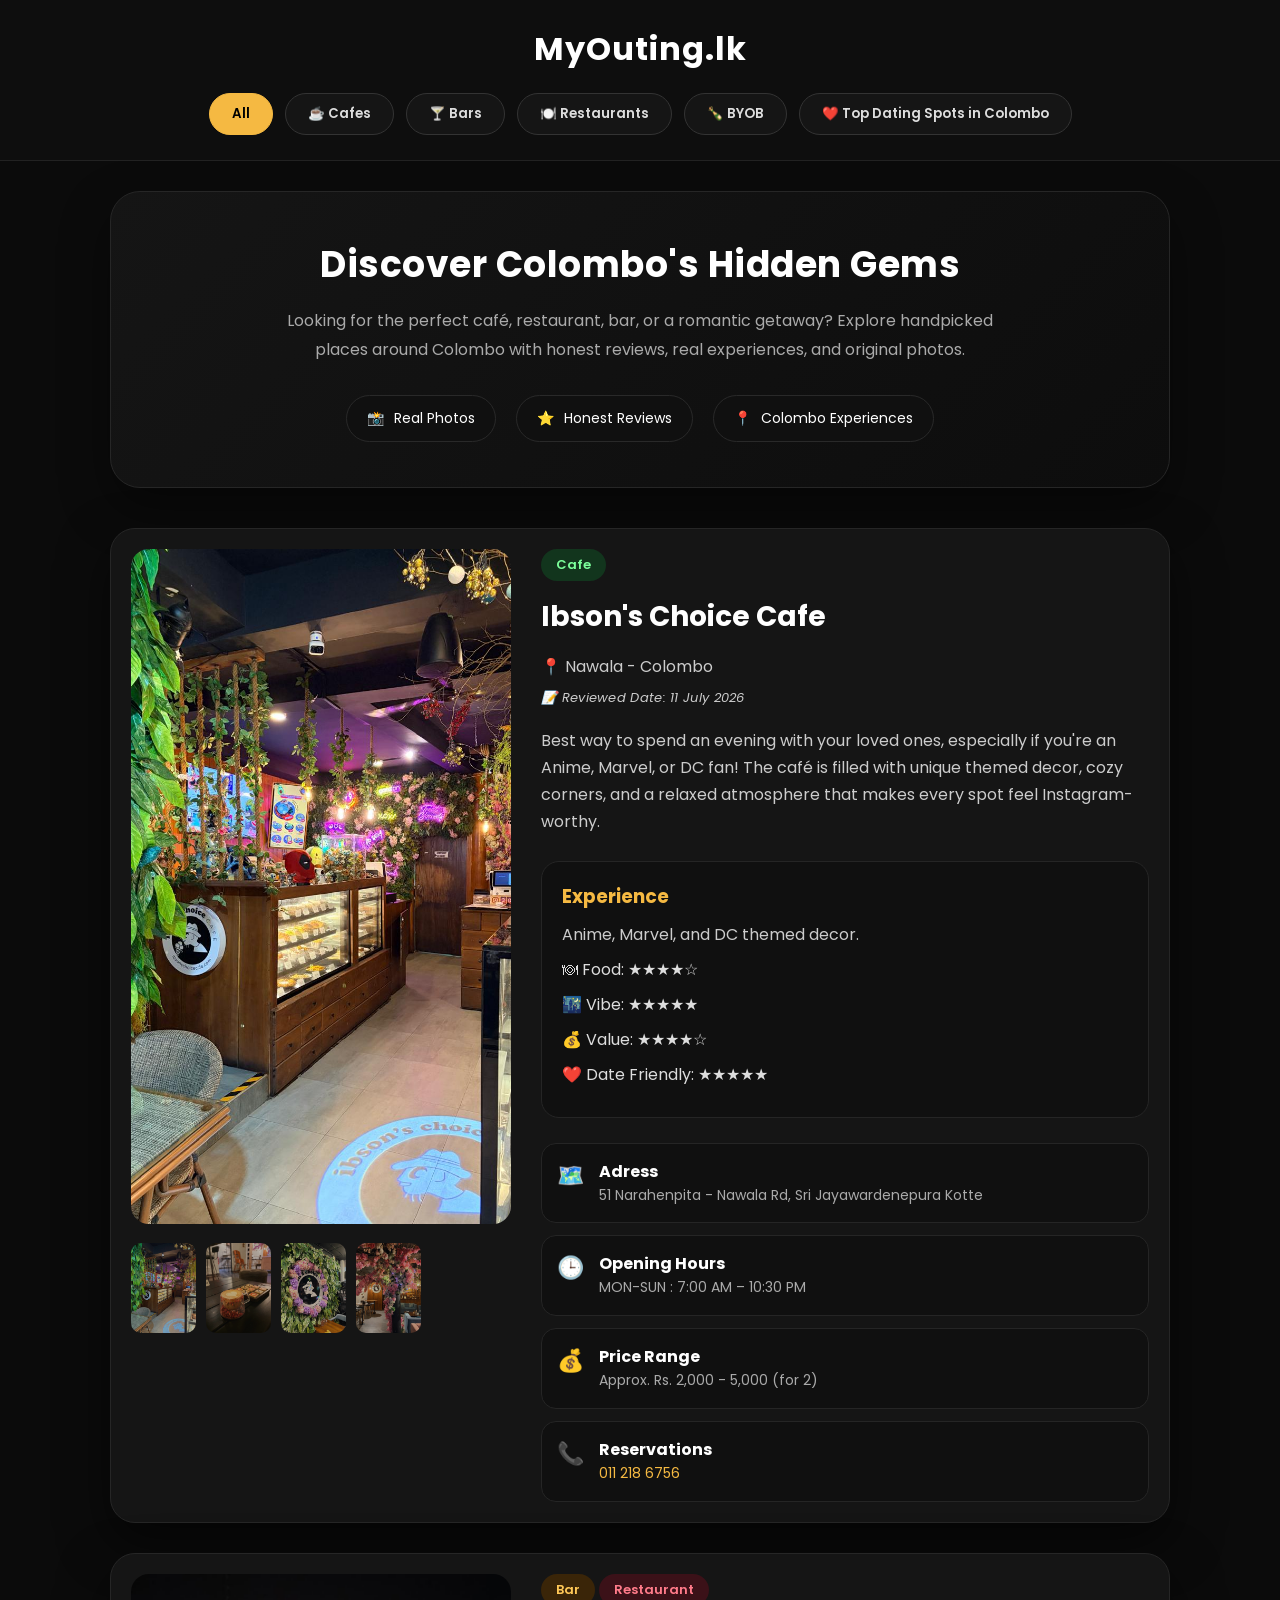
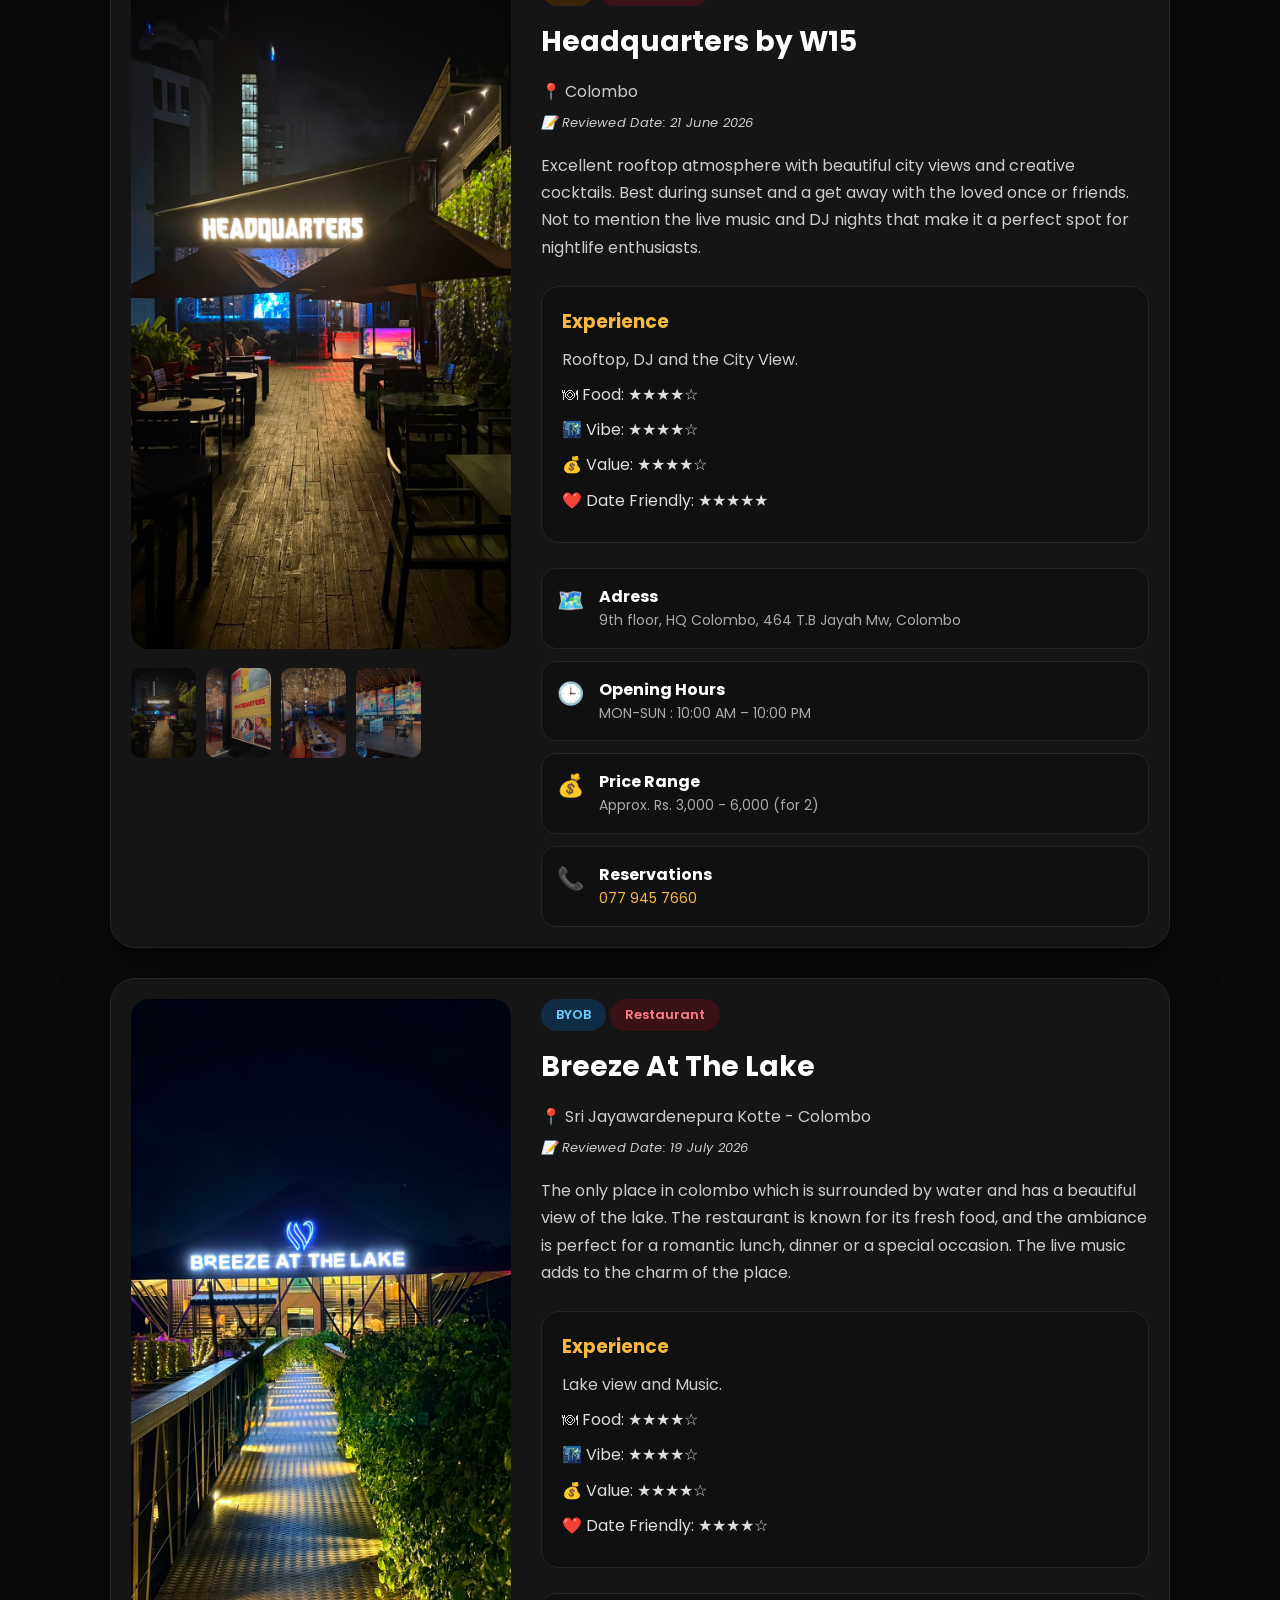
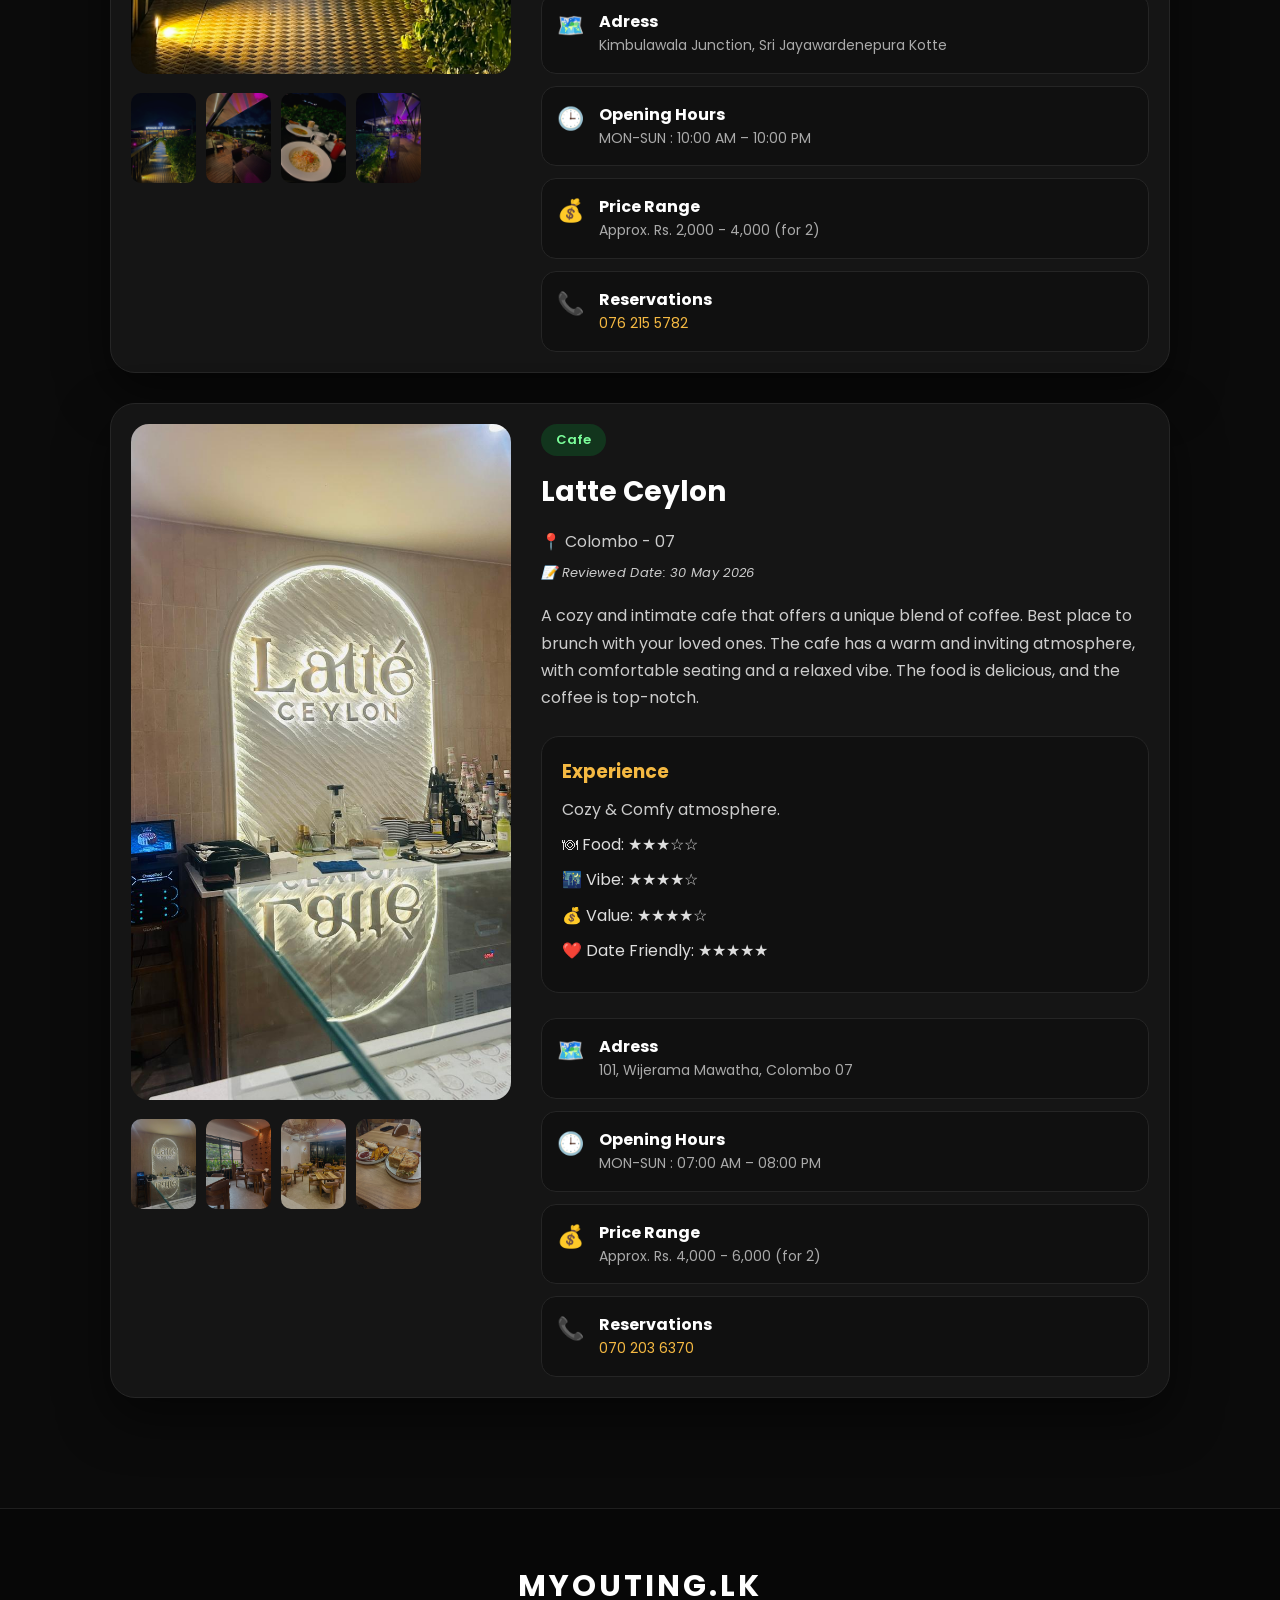
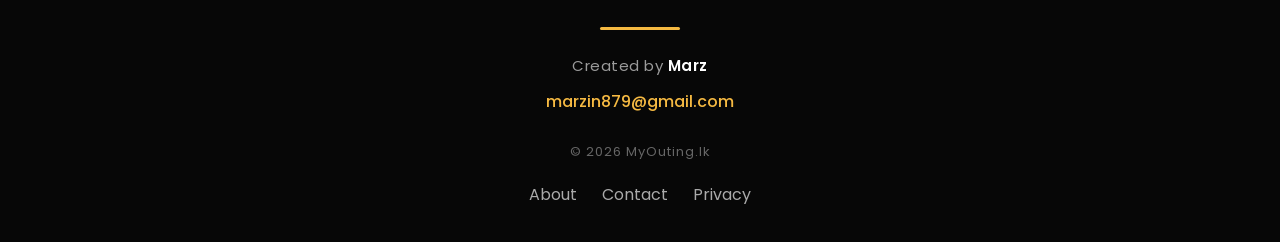
<file: blog/blog/index.html>
<!DOCTYPE html>
<html lang="en">

<head>
    <meta charset="UTF-8">
    <meta name="viewport" content="width=device-width, initial-scale=1.0">
    <title>MyOuting.lk</title>

    <link rel="stylesheet" href="style.css">

    <!-- Google Fonts -->
    <link rel="preconnect" href="https://fonts.googleapis.com">
    <link href="https://fonts.googleapis.com/css2?family=Poppins:wght@300;400;600;700&display=swap" rel="stylesheet">

</head>

<body>

    <header>

        <h1>MyOuting.lk</h1>


        <div class="category-buttons">
            <button class="active" data-category="all">All</button>
            <button data-category="cafe">☕ Cafes</button>
            <button data-category="bar">🍸 Bars</button>
            <button data-category="restaurant">🍽️ Restaurants</button>
            <button data-category="byob">🍾 BYOB</button>
            <button onclick="location.href='dating.html'">
                ❤️ Top Dating Spots in Colombo
            </button>

        </div>

    </header>

    <section class="hero-section">

        <div class="hero-content">

            <h2>
                Discover Colombo's Hidden Gems
            </h2>

            <p>
                Looking for the perfect café, restaurant, bar, or a romantic getaway?
                Explore handpicked places around Colombo with honest reviews,
                real experiences, and original photos.
            </p>

            <div class="hero-highlights">

                <div class="hero-item">
                    📸
                    <span>
                        Real Photos
                    </span>
                </div>

                <div class="hero-item">
                    ⭐
                    <span>
                        Honest Reviews
                    </span>
                </div>

                <div class="hero-item">
                    📍
                    <span>
                        Colombo Experiences
                    </span>
                </div>

            </div>

        </div>

    </section>

    <main class="container">

        <!-- Review Card -->
        <div class="review-card cafe">

            <div class="gallery">

                <img src="images/ibsons/1.jpeg" class="main-image">

                <div class="thumbs">
                    <img src="images/ibsons/1.jpeg">
                    <img src="images/ibsons/3.jpeg">
                    <img src="images/ibsons/2.jpeg">
                    <img src="images/ibsons/4.jpeg">
                </div>

            </div>

            <div class="content">

                <span class="tag cafe-tag">Cafe</span>


                <h2>Ibson's Choice Cafe</h2>

                <p class="location">📍 Nawala - Colombo </p>
                <p class="review-date">
                    📝 Reviewed Date: 11 July 2026
                </p>

                <p>
                    Best way to spend an evening with your loved ones, especially if you're an Anime, Marvel, or DC fan!
                    The café is filled with unique themed decor, cozy corners, and a relaxed atmosphere that makes every
                    spot feel Instagram-worthy.

                </p>

                <div class="experience-box">

                    <h3>Experience</h3>

                    <p>
                        Anime, Marvel, and DC themed decor.
                    </p>


                    <div class="ratings">

                        <p>🍽 Food: ★★★★☆</p>

                        <p>🌃 Vibe: ★★★★★</p>

                        <p>💰 Value: ★★★★☆</p>

                        <p>❤️ Date Friendly: ★★★★★</p>

                    </div>


                </div>

                <div class="quick-info">

                    <div class="info-item">
                        <span>🗺️</span>
                        <div>
                            <strong>Adress</strong>
                            <p>51 Narahenpita - Nawala Rd, Sri Jayawardenepura Kotte</p>
                        </div>
                    </div>

                    <div class="info-item">
                        <span>🕒</span>
                        <div>
                            <strong>Opening Hours</strong>
                            <p>MON-SUN : 7:00 AM – 10:30 PM</p>
                        </div>
                    </div>

                    <div class="info-item">
                        <span>💰</span>
                        <div>
                            <strong>Price Range</strong>
                            <p>Approx. Rs. 2,000 - 5,000 (for 2)</p>
                        </div>
                    </div>

                    <div class="info-item">
                        <span>📞</span>
                        <div>
                            <strong>Reservations</strong>
                            <p><a href="tel:+94112186756">011 218 6756</a></p>
                        </div>
                    </div>

                </div>

            </div>

        </div>

        <!-- Review Card -->
        <div class="review-card bar restaurant dating">

            <div class="gallery">

                <img src="images/W15/1.jpeg" class="main-image">

                <div class="thumbs">
                    <img src="images/W15/1.jpeg">
                    <img src="images/W15/2.jpeg">
                    <img src="images/W15/3.jpeg">
                    <img src="images/W15/4.jpeg">
                </div>

            </div>

            <div class="content">

                <span class="tag bar-tag">Bar</span>
                <span class="tag restaurant-tag">Restaurant</span>


                <h2>Headquarters by W15</h2>

                <p class="location">📍 Colombo</p>
                <p class="review-date">
                    📝 Reviewed Date: 21 June 2026
                </p>

                <p>
                    Excellent rooftop atmosphere with beautiful city views and
                    creative cocktails. Best during sunset and a get away with the loved once or friends.
                    Not to mention the live music and DJ nights that make it a perfect spot for nightlife enthusiasts.
                </p>

                <div class="experience-box">

                    <h3>Experience</h3>

                    <p>
                        Rooftop, DJ and the City View.
                    </p>


                    <div class="ratings">

                        <p>🍽 Food: ★★★★☆</p>

                        <p>🌃 Vibe: ★★★★☆</p>

                        <p>💰 Value: ★★★★☆</p>

                        <p>❤️ Date Friendly: ★★★★★</p>

                    </div>


                </div>

                <div class="quick-info">


                    <div class="info-item">
                        <span>🗺️</span>
                        <div>
                            <strong>Adress</strong>
                            <p>9th floor, HQ Colombo, 464 T.B Jayah Mw, Colombo</p>
                        </div>
                    </div>

                    <div class="info-item">
                        <span>🕒</span>
                        <div>
                            <strong>Opening Hours</strong>
                            <p>MON-SUN : 10:00 AM – 10:00 PM</p>
                        </div>
                    </div>

                    <div class="info-item">
                        <span>💰</span>
                        <div>
                            <strong>Price Range</strong>
                            <p>Approx. Rs. 3,000 - 6,000 (for 2)</p>
                        </div>
                    </div>

                    <div class="info-item">
                        <span>📞</span>
                        <div>
                            <strong>Reservations</strong>
                            <p><a href="tel:+94779457660">077 945 7660</a></p>
                        </div>
                    </div>

                </div>

            </div>
        </div>


        <!-- Review Card -->
        <div class="review-card restaurant dating byob">

            <div class="gallery">

                <img src="images/bakery_at_lake/1.jpeg" class="main-image">

                <div class="thumbs">
                    <img src="images/bakery_at_lake/1.jpeg">
                    <img src="images/bakery_at_lake/2.jpeg">
                    <img src="images/bakery_at_lake/3.jpeg">
                    <img src="images/bakery_at_lake/4.jpeg">
                </div>

            </div>

            <div class="content">

                <span class="tag byob-tag">BYOB</span>
                <span class="tag restaurant-tag">Restaurant</span>


                <h2>Breeze At The Lake</h2>

                <p class="location">📍 Sri Jayawardenepura Kotte - Colombo</p>
                <p class="review-date">
                    📝 Reviewed Date: 19 July 2026
                </p>

                <p>
                    The only place in colombo which is surrounded by water and has a beautiful view of the lake.
                    The restaurant is known for its fresh food, and the ambiance is perfect for a romantic lunch, dinner
                    or a special occasion. The live music adds to the charm of the place.
                </p>

                <div class="experience-box">

                    <h3>Experience</h3>

                    <p>
                        Lake view and Music.
                    </p>


                    <div class="ratings">

                        <p>🍽 Food: ★★★★☆</p>

                        <p>🌃 Vibe: ★★★★☆</p>

                        <p>💰 Value: ★★★★☆</p>

                        <p>❤️ Date Friendly: ★★★★☆</p>

                    </div>


                </div>

                <div class="quick-info">

                    <div class="info-item">
                        <span>🗺️</span>
                        <div>
                            <strong>Adress</strong>
                            <p>Kimbulawala Junction, Sri Jayawardenepura Kotte</p>
                        </div>
                    </div>

                    <div class="info-item">
                        <span>🕒</span>
                        <div>
                            <strong>Opening Hours</strong>
                            <p>MON-SUN : 10:00 AM – 10:00 PM</p>
                        </div>
                    </div>

                    <div class="info-item">
                        <span>💰</span>
                        <div>
                            <strong>Price Range</strong>
                            <p>Approx. Rs. 2,000 - 4,000 (for 2)</p>
                        </div>
                    </div>

                    <div class="info-item">
                        <span>📞</span>
                        <div>
                            <strong>Reservations</strong>
                            <p><a href="tel:+94762155782">076 215 5782</a></p>
                        </div>
                    </div>

                </div>

            </div>

        </div>


        <!-- Review Card -->
        <div class="review-card cafe dating">

            <div class="gallery">

                <img src="images/latte_ceylon/1.jpeg" class="main-image">

                <div class="thumbs">
                    <img src="images/latte_ceylon/1.jpeg">
                    <img src="images/latte_ceylon/2.jpeg">
                    <img src="images/latte_ceylon/3.jpeg">
                    <img src="images/latte_ceylon/4.jpeg">
                </div>

            </div>

            <div class="content">

                <span class="tag cafe-tag">Cafe</span>


                <h2>Latte Ceylon</h2>

                <p class="location">📍 Colombo - 07</p>
                <p class="review-date">
                    📝 Reviewed Date: 30 May 2026
                </p>

                <p>
                    A cozy and intimate cafe that offers a unique blend of coffee. Best place to brunch with your loved
                    ones. The cafe has a warm and inviting atmosphere, with comfortable seating and a relaxed vibe. The
                    food is delicious, and the coffee is top-notch.
                </p>

                <div class="experience-box">

                    <h3>Experience</h3>

                    <p>
                        Cozy & Comfy atmosphere.
                    </p>


                    <div class="ratings">

                        <p>🍽 Food: ★★★☆☆</p>

                        <p>🌃 Vibe: ★★★★☆</p>

                        <p>💰 Value: ★★★★☆</p>

                        <p>❤️ Date Friendly: ★★★★★</p>

                    </div>


                </div>
                <div class="quick-info">

                    <div class="info-item">
                        <span>🗺️</span>
                        <div>
                            <strong>Adress</strong>
                            <p>101, Wijerama Mawatha, Colombo 07</p>
                        </div>
                    </div>

                    <div class="info-item">
                        <span>🕒</span>
                        <div>
                            <strong>Opening Hours</strong>
                            <p>MON-SUN : 07:00 AM – 08:00 PM</p>
                        </div>
                    </div>

                    <div class="info-item">
                        <span>💰</span>
                        <div>
                            <strong>Price Range</strong>
                            <p>Approx. Rs. 4,000 - 6,000 (for 2)</p>
                        </div>
                    </div>

                    <div class="info-item">
                        <span>📞</span>
                        <div>
                            <strong>Reservations</strong>
                            <p><a href="tel:+94702036370">070 203 6370</a></p>
                        </div>
                    </div>

                </div>

            </div>

        </div>

    </main>


    <footer class="site-footer">
        <div class="footer-inner">

            <h3>MYOUTING.LK</h3>

            <div class="footer-line"></div>

            <p class="footer-text">
                Created by <span>Marz</span>
            </p>

            <a class="footer-email" href="mailto:marzin879@gmail.com">
                marzin879@gmail.com
            </a>

            <p class="footer-copy">
                © 2026 MyOuting.lk
            </p>
            <div class="footer-links">

                <a href="about.html">About</a>

                <a href="contact.html">Contact</a>

                <a href="privacy.html">Privacy</a>

            </div>

        </div>

    </footer>


    <script src="script.js"></script>

</body>

</html>
</file>
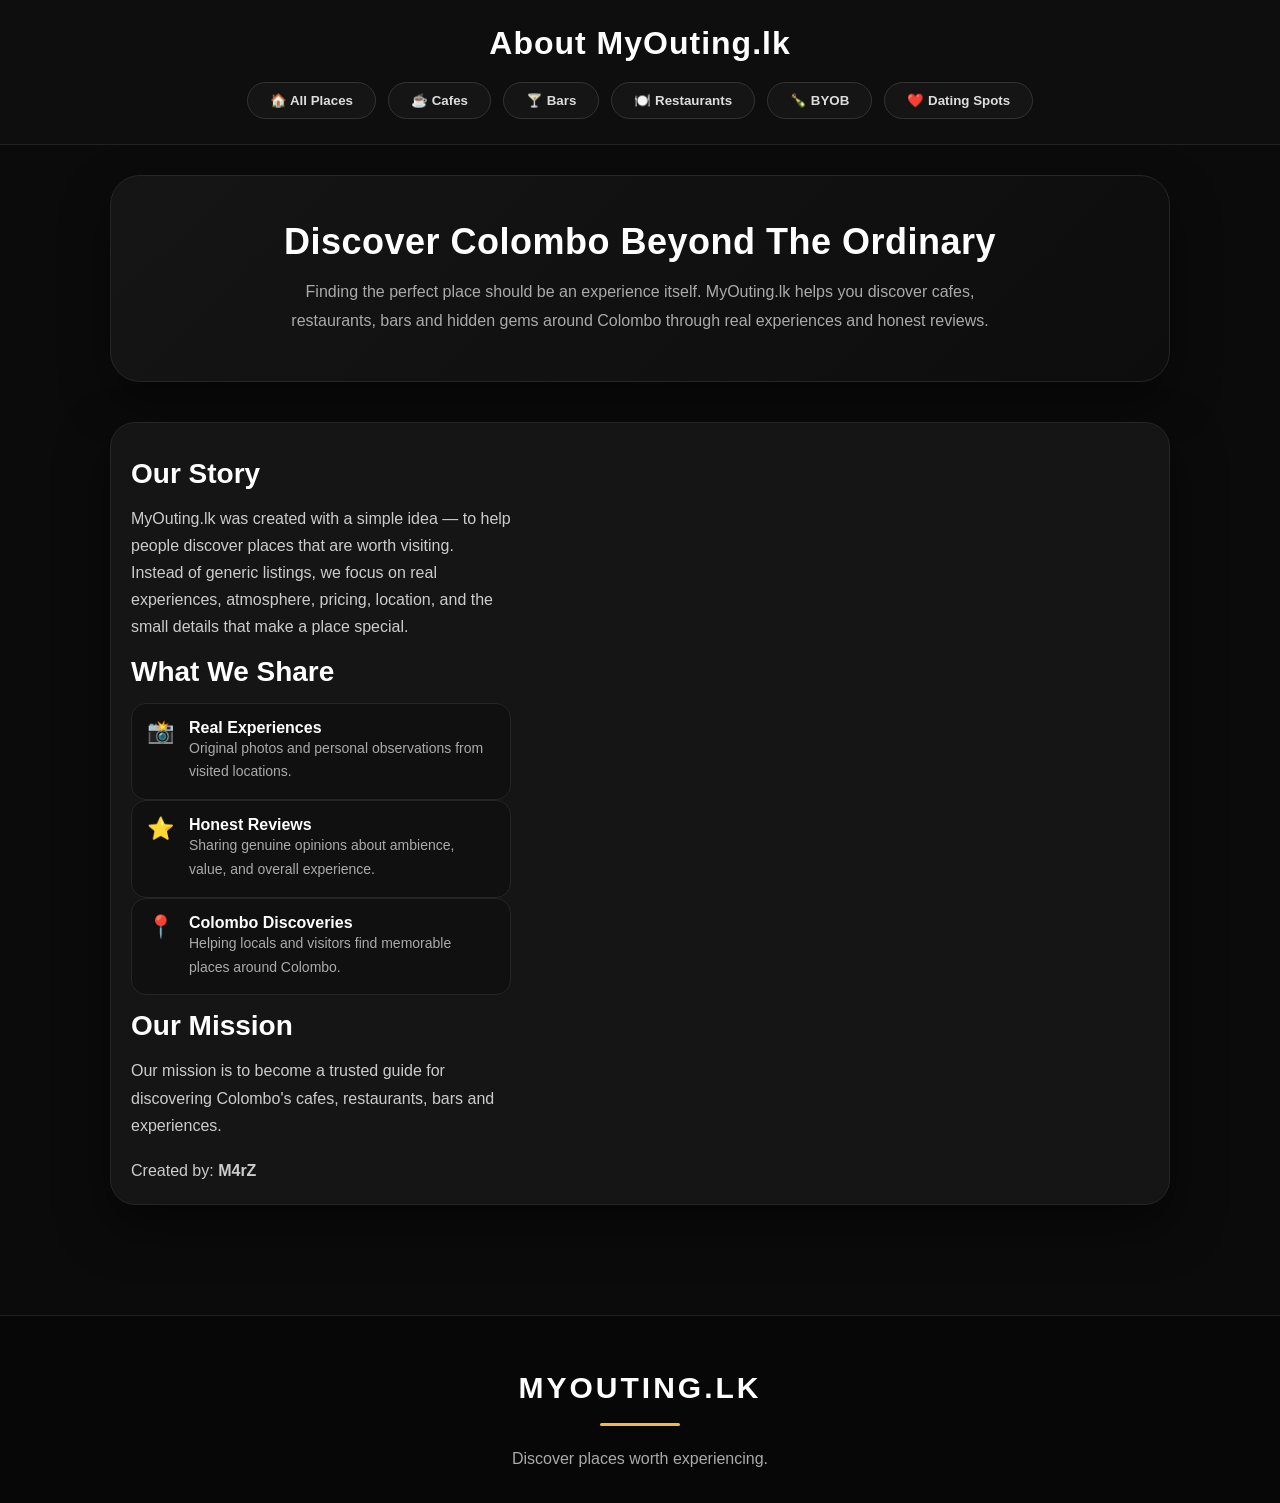
<file: about.html>
<!DOCTYPE html>
<html lang="en">

<head>

<meta charset="UTF-8">
<meta name="viewport" content="width=device-width, initial-scale=1.0">

<title>About MyOuting.lk | Discover Colombo's Best Places</title>

<link rel="stylesheet" href="style.css">

</head>


<body>


<header>

<h1>About MyOuting.lk</h1>

<div class="category-buttons">

<button onclick="location.href='index.html'">
🏠 All Places
</button>

<button onclick="location.href='index.html#cafes'">
☕ Cafes
</button>

<button onclick="location.href='index.html#bars'">
🍸 Bars
</button>

<button onclick="location.href='index.html#restaurants'">
🍽️ Restaurants
</button>

<button onclick="location.href='index.html#byob'">
🍾 BYOB
</button>

<button onclick="location.href='dating.html'">
❤️ Dating Spots
</button>

</div>

</header>



<section class="hero-section">

<div class="hero-content">

<h2>
Discover Colombo Beyond The Ordinary
</h2>

<p>
Finding the perfect place should be an experience itself.
MyOuting.lk helps you discover cafes, restaurants, bars and hidden gems
around Colombo through real experiences and honest reviews.
</p>


</div>

</section>




<main class="container">


<div class="review-card">


<div class="content">


<h2>
Our Story
</h2>


<p>
MyOuting.lk was created with a simple idea — to help people discover
places that are worth visiting.
</p>


<p>
Instead of generic listings, we focus on real experiences,
atmosphere, pricing, location, and the small details that make a place
special.
</p>



<h2>
What We Share
</h2>


<div class="info-item">

<span>📸</span>

<div>

<strong>Real Experiences</strong>

<p>
Original photos and personal observations from visited locations.
</p>

</div>

</div>



<div class="info-item">

<span>⭐</span>

<div>

<strong>Honest Reviews</strong>

<p>
Sharing genuine opinions about ambience, value, and overall experience.
</p>

</div>

</div>



<div class="info-item">

<span>📍</span>

<div>

<strong>Colombo Discoveries</strong>

<p>
Helping locals and visitors find memorable places around Colombo.
</p>

</div>

</div>



<h2>
Our Mission
</h2>


<p>
Our mission is to become a trusted guide for discovering Colombo's
cafes, restaurants, bars and experiences.
</p>


<br>


<p>
Created by:
<strong>M4rZ</strong>
</p>


</div>


</div>


</main>



<footer class="site-footer">

<div class="footer-inner">

<h3>MYOUTING.LK</h3>

<div class="footer-line"></div>

<p>
Discover places worth experiencing.
</p>

</div>

</footer>



</body>

</html>
</file>
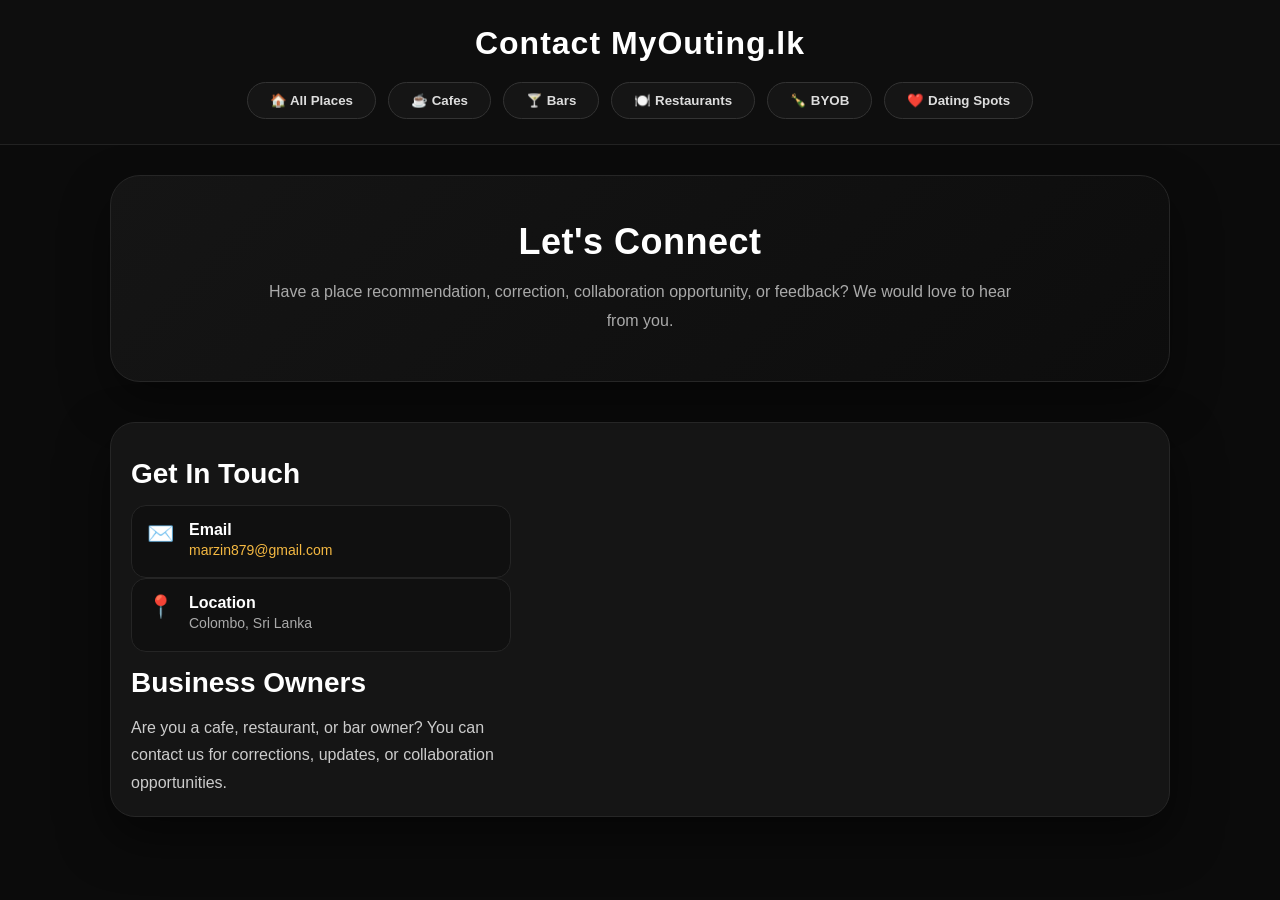
<file: contact.html>
<!DOCTYPE html>
<html lang="en">

<head>

<meta charset="UTF-8">

<meta name="viewport" content="width=device-width, initial-scale=1.0">


<title>Contact MyOuting.lk</title>


<link rel="stylesheet" href="style.css">


</head>


<body>


<header>

<h1>Contact MyOuting.lk</h1>

<div class="category-buttons">

<button onclick="location.href='index.html'">
🏠 All Places
</button>

<button onclick="location.href='index.html#cafes'">
☕ Cafes
</button>

<button onclick="location.href='index.html#bars'">
🍸 Bars
</button>

<button onclick="location.href='index.html#restaurants'">
🍽️ Restaurants
</button>

<button onclick="location.href='index.html#byob'">
🍾 BYOB
</button>

<button onclick="location.href='dating.html'">
❤️ Dating Spots
</button>

</div>

</header>



<section class="hero-section">

<div class="hero-content">


<h2>
Let's Connect
</h2>


<p>
Have a place recommendation, correction, collaboration opportunity,
or feedback? We would love to hear from you.
</p>


</div>

</section>




<main class="container">


<div class="review-card">


<div class="content">


<h2>
Get In Touch
</h2>


<div class="info-item">

<span>✉️</span>

<div>

<strong>Email</strong>

<p>
<a href="mailto:marzin879@gmail.com">
marzin879@gmail.com
</a>
</p>

</div>

</div>




<div class="info-item">

<span>📍</span>

<div>

<strong>Location</strong>

<p>
Colombo, Sri Lanka
</p>

</div>

</div>



<h2>
Business Owners
</h2>


<p>
Are you a cafe, restaurant, or bar owner?
You can contact us for corrections, updates, or collaboration opportunities.
</p>



</div>


</div>


</main>



</body>

</html>
</file>
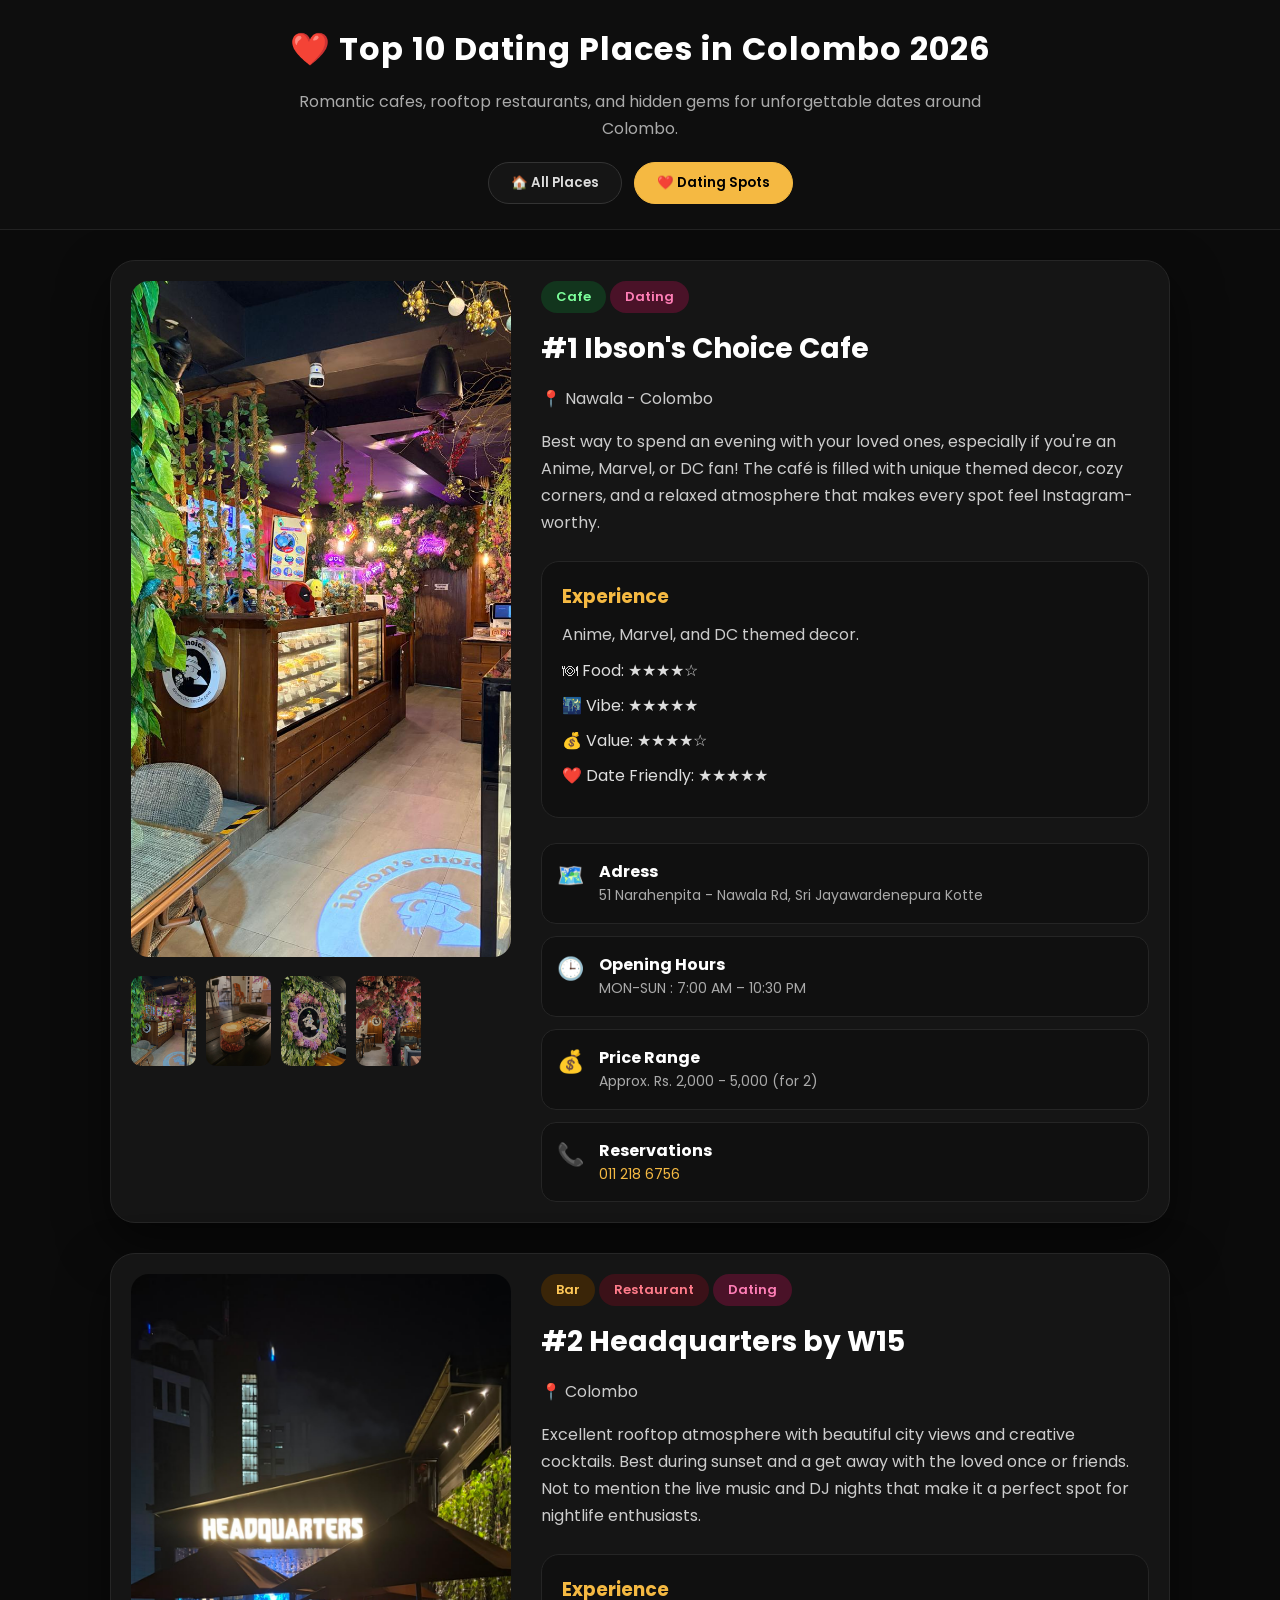
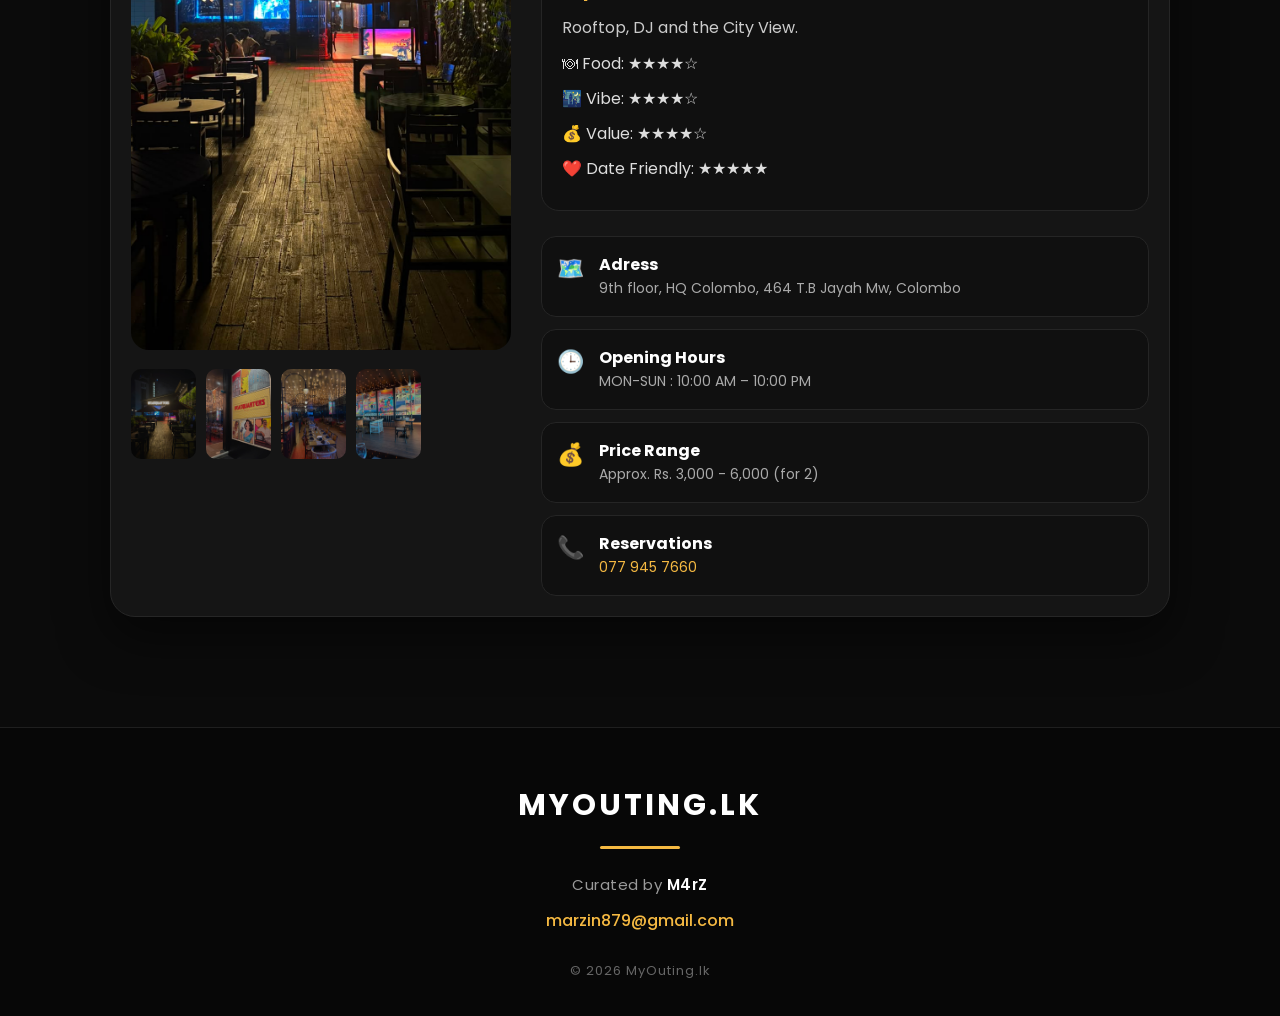
<file: dating.html>
<!DOCTYPE html>
<html lang="en">

<head>

<meta charset="UTF-8">

<meta name="viewport" content="width=device-width, initial-scale=1.0">
<meta name="description" content="Discover the best cafes, restaurants, bars and hidden gems in Sri Lanka with honest reviews and real photos.">

<meta name="keywords" content="Sri Lanka restaurants, Colombo cafes, best bars, BYOB restaurants">

<meta name="M4rZ" content="MyOuting">

<title>Top 10 Dating Places in Colombo 2026 | MyOuting.lk</title>


<link rel="stylesheet" href="style.css">


<link rel="preconnect" href="https://fonts.googleapis.com">

<link href="https://fonts.googleapis.com/css2?family=Poppins:wght@300;400;600;700&display=swap" rel="stylesheet">


</head>


<body>


<header>

<h1>
❤️ Top 10 Dating Places in Colombo 2026
</h1>
<meta name="description" content="Discover the top 10 dating places in Colombo 2026. Romantic cafes, rooftop restaurants, bars and hidden gems perfect for couples, anniversaries and special evenings.">


<p class="page-description">

Romantic cafes, rooftop restaurants, and hidden gems
for unforgettable dates around Colombo.

</p>


<div class="category-buttons">


<button onclick="location.href='index.html'">

🏠 All Places

</button>


<button class="active">

❤️ Dating Spots

</button>


</div>


</header>




<main class="container">

    <!-- Dating Place #1 -->
     <div class="review-card cafe dating">

<div class="gallery">

<img src="images/ibsons/1.jpeg" class="main-image">

<div class="thumbs">
<img src="images/ibsons/1.jpeg">
<img src="images/ibsons/3.jpeg">
<img src="images/ibsons/2.jpeg">
<img src="images/ibsons/4.jpeg">
</div>

</div>

<div class="content">

<span class="tag cafe-tag">Cafe</span>
<span class="tag dating-tag">Dating</span>

<h2>#1 Ibson's Choice Cafe</h2>

<p class="location">📍 Nawala - Colombo</p>

<p>
Best way to spend an evening with your loved ones, especially if you're an Anime, Marvel, or DC fan! The café is filled with unique themed decor, cozy corners, and a relaxed atmosphere that makes every spot feel Instagram-worthy.

</p>

<div class="experience-box">

                    <h3>Experience</h3>

                    <p>
                        Anime, Marvel, and DC themed decor.
                    </p>


                    <div class="ratings">

                        <p>🍽 Food: ★★★★☆</p>

                        <p>🌃 Vibe: ★★★★★</p>

                        <p>💰 Value: ★★★★☆</p>

                        <p>❤️ Date Friendly: ★★★★★</p>

                    </div>


                </div>

<div class="quick-info">

    <div class="info-item">
        <span>🗺️</span>
        <div>
            <strong>Adress</strong>
            <p>51 Narahenpita - Nawala Rd, Sri Jayawardenepura Kotte</p>
        </div>
    </div>

    <div class="info-item">
        <span>🕒</span>
        <div>
            <strong>Opening Hours</strong>
            <p>MON-SUN : 7:00 AM – 10:30 PM</p>
        </div>
    </div>

    <div class="info-item">
        <span>💰</span>
        <div>
            <strong>Price Range</strong>
            <p>Approx. Rs. 2,000 - 5,000 (for 2)</p>
        </div>
    </div>

    <div class="info-item">
        <span>📞</span>
        <div>
            <strong>Reservations</strong>
            <p><a href="tel:+94112186756">011 218 6756</a></p>
        </div>
    </div>

</div>

</div>

</div>


<!-- Dating Place #2 -->

<div class="review-card bar restaurant dating">

<div class="gallery">

<img src="images/W15/1.jpeg" class="main-image">

<div class="thumbs">
<img src="images/W15/1.jpeg">
<img src="images/W15/2.jpeg">
<img src="images/W15/3.jpeg">
<img src="images/W15/4.jpeg">
</div>

</div>

<div class="content">

<span class="tag bar-tag">Bar</span>
<span class="tag restaurant-tag">Restaurant</span>
<span class="tag dating-tag">Dating</span>

<h2>#2 Headquarters by W15</h2>

<p class="location">📍 Colombo</p>

<p>
Excellent rooftop atmosphere with beautiful city views and
creative cocktails. Best during sunset and a get away with the loved once or friends.
Not to mention the live music and DJ nights that make it a perfect spot for nightlife enthusiasts.
</p>

<div class="experience-box">

                    <h3>Experience</h3>

                    <p>
                        Rooftop, DJ and the City View.
                    </p>


                    <div class="ratings">

                        <p>🍽 Food: ★★★★☆</p>

                        <p>🌃 Vibe: ★★★★☆</p>

                        <p>💰 Value: ★★★★☆</p>

                        <p>❤️ Date Friendly: ★★★★★</p>

                    </div>


                </div>

<div class="quick-info">


<div class="info-item">
        <span>🗺️</span>
        <div>
            <strong>Adress</strong>
            <p>9th floor, HQ Colombo, 464 T.B Jayah Mw, Colombo</p>
        </div>
    </div>

    <div class="info-item">
        <span>🕒</span>
        <div>
            <strong>Opening Hours</strong>
            <p>MON-SUN : 10:00 AM – 10:00 PM</p>
        </div>
    </div>

    <div class="info-item">
        <span>💰</span>
        <div>
            <strong>Price Range</strong>
            <p>Approx. Rs. 3,000 - 6,000 (for 2)</p>
        </div>
    </div>

    <div class="info-item">
        <span>📞</span>
        <div>
            <strong>Reservations</strong>
            <p><a href="tel:+94779457660">077 945 7660</a></p>
        </div>
    </div>

</div>

</div>
</div>




</main>






<footer class="site-footer">


<div class="footer-inner">


<h3>
MYOUTING.LK
</h3>


<div class="footer-line"></div>



<p class="footer-text">

Curated by <span>M4rZ</span>

</p>



<a class="footer-email" href="mailto:marzin879@gmail.com">

marzin879@gmail.com

</a>



<p class="footer-copy">

© 2026 MyOuting.lk

</p>



</div>


</footer>




</body>

</html>
</file>
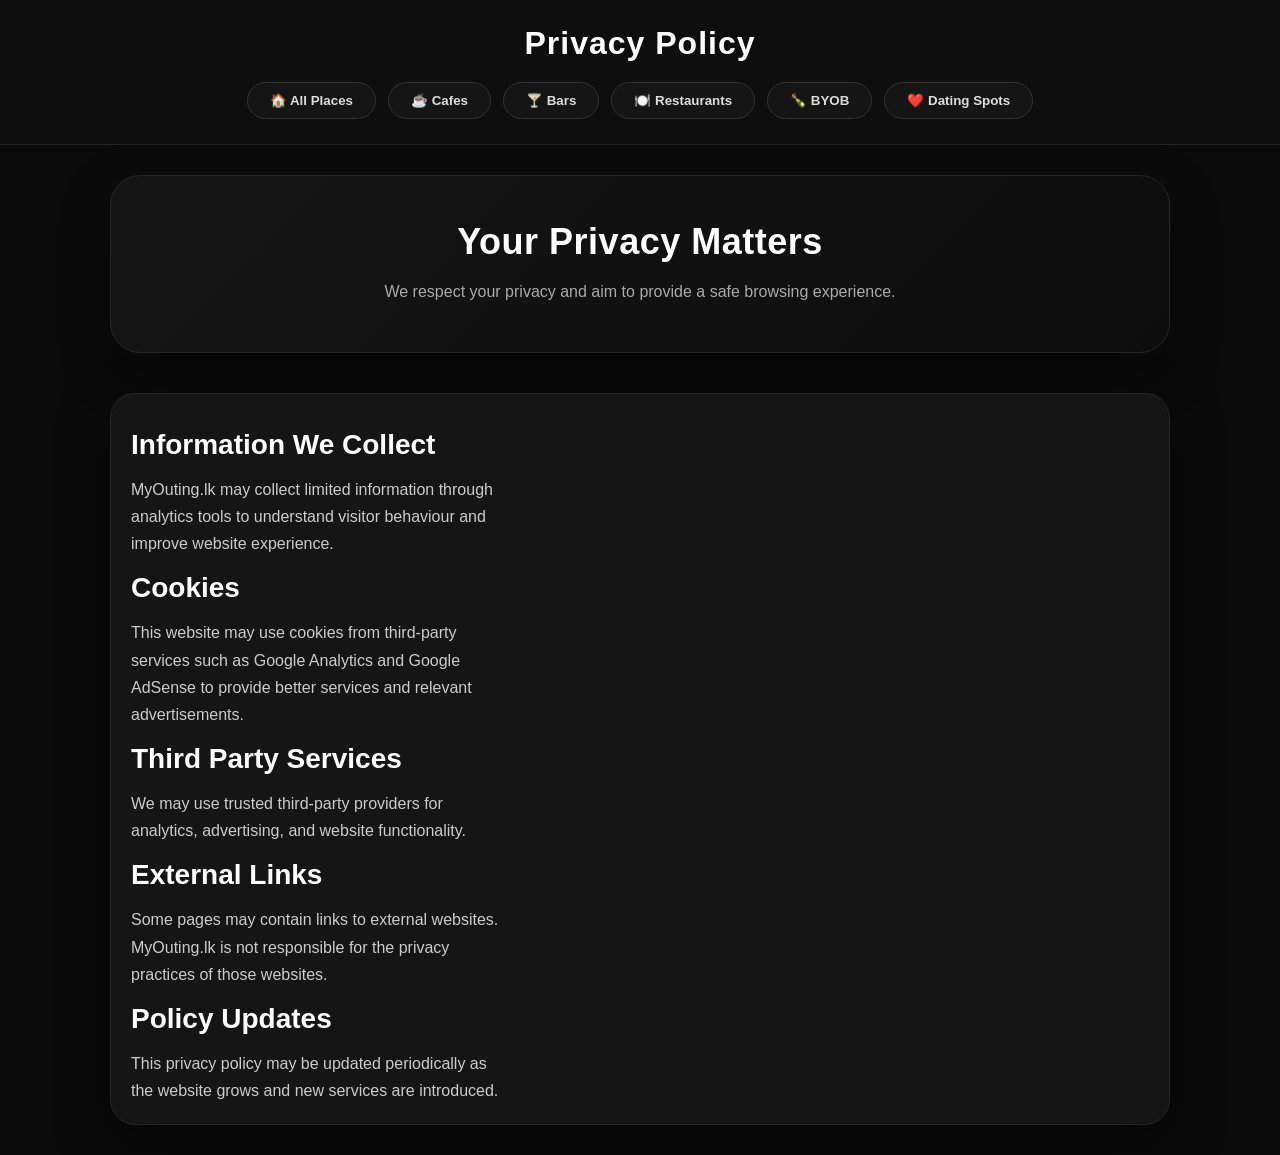
<file: privacy.html>
<!DOCTYPE html>
<html lang="en">

<head>

<meta charset="UTF-8">

<meta name="viewport" content="width=device-width, initial-scale=1.0">


<title>Privacy Policy | MyOuting.lk</title>


<link rel="stylesheet" href="style.css">


</head>



<body>


<header>

<h1>Privacy Policy</h1>

<div class="category-buttons">

<button onclick="location.href='index.html'">
🏠 All Places
</button>

<button onclick="location.href='index.html#cafes'">
☕ Cafes
</button>

<button onclick="location.href='index.html#bars'">
🍸 Bars
</button>

<button onclick="location.href='index.html#restaurants'">
🍽️ Restaurants
</button>

<button onclick="location.href='index.html#byob'">
🍾 BYOB
</button>

<button onclick="location.href='dating.html'">
❤️ Dating Spots
</button>

</div>

</header>



<section class="hero-section">

<div class="hero-content">


<h2>
Your Privacy Matters
</h2>


<p>
We respect your privacy and aim to provide a safe browsing experience.
</p>


</div>

</section>




<main class="container">


<div class="review-card">


<div class="content">


<h2>
Information We Collect
</h2>


<p>
MyOuting.lk may collect limited information through analytics tools
to understand visitor behaviour and improve website experience.
</p>



<h2>
Cookies
</h2>


<p>
This website may use cookies from third-party services such as
Google Analytics and Google AdSense to provide better services and
relevant advertisements.
</p>



<h2>
Third Party Services
</h2>


<p>
We may use trusted third-party providers for analytics,
advertising, and website functionality.
</p>



<h2>
External Links
</h2>


<p>
Some pages may contain links to external websites.
MyOuting.lk is not responsible for the privacy practices of those websites.
</p>



<h2>
Policy Updates
</h2>


<p>
This privacy policy may be updated periodically as the website grows
and new services are introduced.
</p>


</div>


</div>


</main>


</body>


</html>
</file>
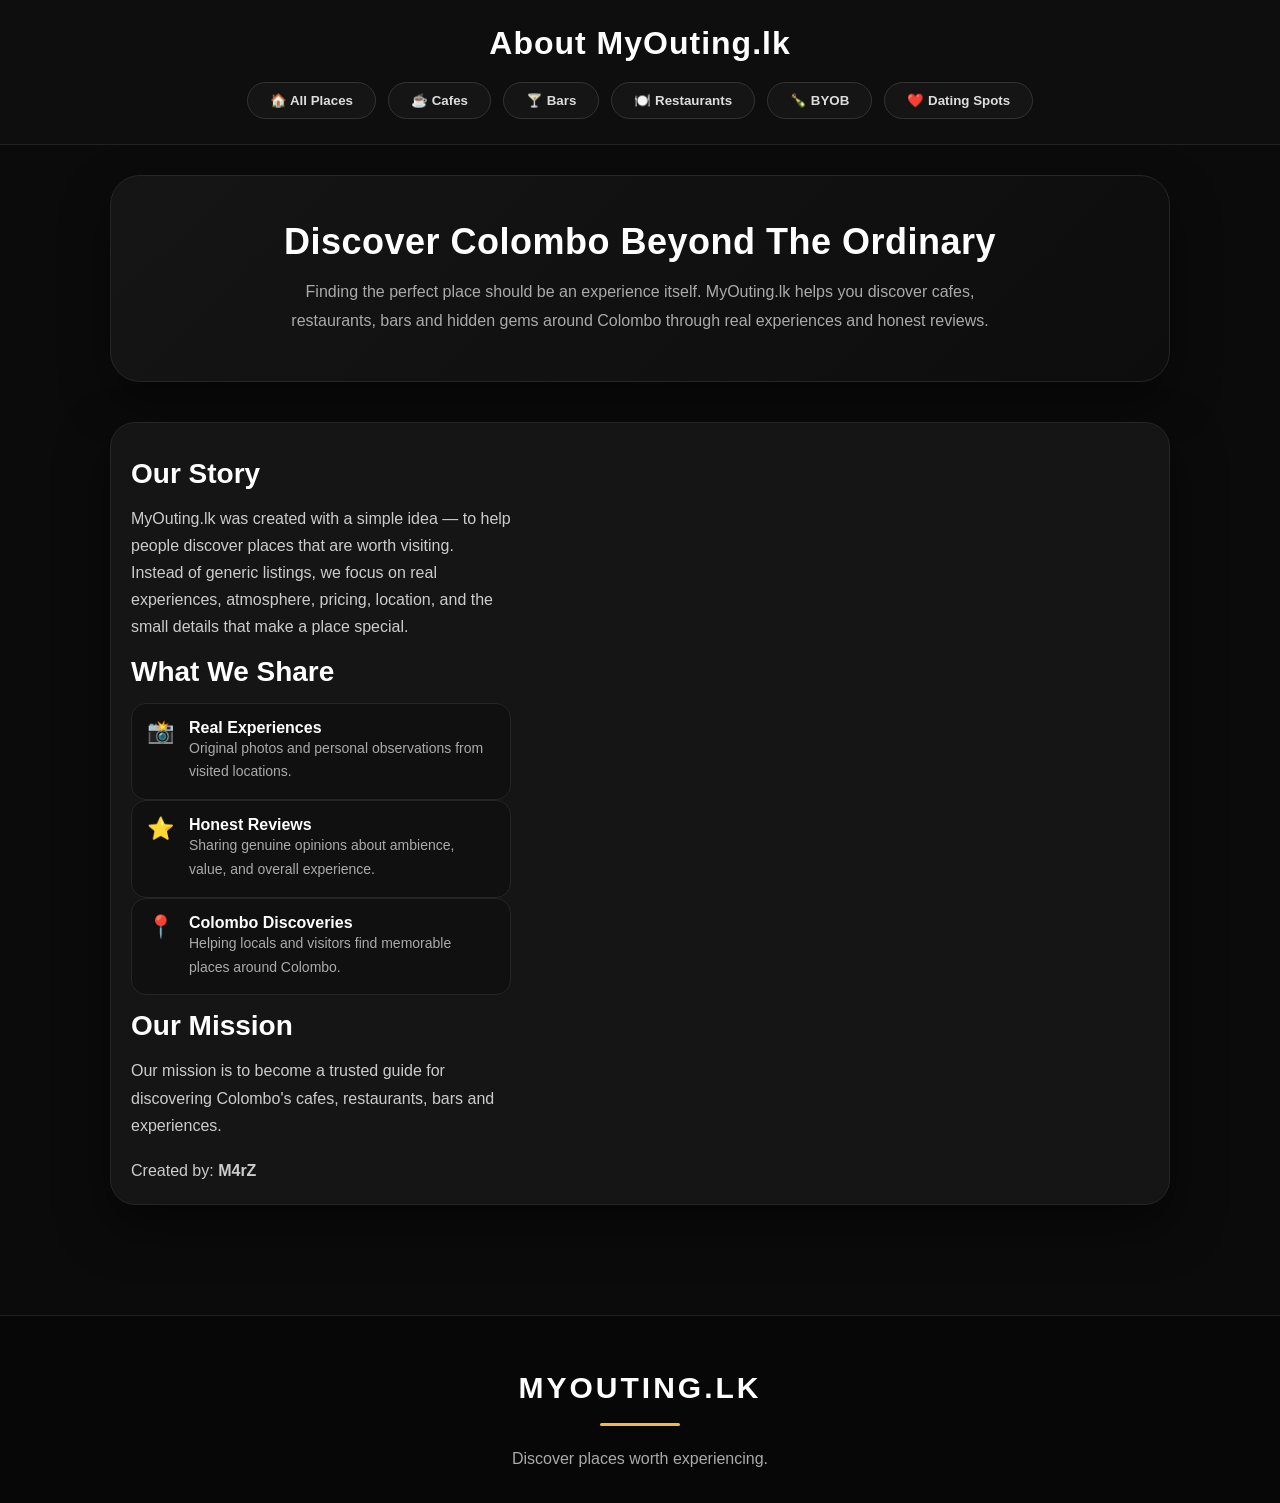
<file: myouting/about.html>
<!DOCTYPE html>
<html lang="en">

<head>

    <!-- Google tag (gtag.js) -->
    <script async src="https://www.googletagmanager.com/gtag/js?id=G-8YHRTNYD14"></script>
    <script>
        window.dataLayer = window.dataLayer || [];
        function gtag() { dataLayer.push(arguments); }
        gtag('js', new Date());

        gtag('config', 'G-8YHRTNYD14');
    </script>

    <meta charset="UTF-8">
    <meta name="viewport" content="width=device-width, initial-scale=1.0">

    <title>About MyOuting.lk | Discover Colombo's Best Places</title>

    <link rel="stylesheet" href="style.css">
    <link rel="icon" href="favicon.ico">

</head>


<body>


    <header>

        <h1>About MyOuting.lk</h1>

        <div class="category-buttons">

            <button onclick="location.href='index.html'">
                🏠 All Places
            </button>

            <button onclick="location.href='index.html#cafes'">
                ☕ Cafes
            </button>

            <button onclick="location.href='index.html#bars'">
                🍸 Bars
            </button>

            <button onclick="location.href='index.html#restaurants'">
                🍽️ Restaurants
            </button>

            <button onclick="location.href='index.html#byob'">
                🍾 BYOB
            </button>

            <button onclick="location.href='dating.html'">
                ❤️ Dating Spots
            </button>

        </div>

    </header>



    <section class="hero-section">

        <div class="hero-content">

            <h2>
                Discover Colombo Beyond The Ordinary
            </h2>

            <p>
                Finding the perfect place should be an experience itself.
                MyOuting.lk helps you discover cafes, restaurants, bars and hidden gems
                around Colombo through real experiences and honest reviews.
            </p>


        </div>

    </section>




    <main class="container">


        <div class="review-card">


            <div class="content">


                <h2>
                    Our Story
                </h2>


                <p>
                    MyOuting.lk was created with a simple idea — to help people discover
                    places that are worth visiting.
                </p>


                <p>
                    Instead of generic listings, we focus on real experiences,
                    atmosphere, pricing, location, and the small details that make a place
                    special.
                </p>



                <h2>
                    What We Share
                </h2>


                <div class="info-item">

                    <span>📸</span>

                    <div>

                        <strong>Real Experiences</strong>

                        <p>
                            Original photos and personal observations from visited locations.
                        </p>

                    </div>

                </div>



                <div class="info-item">

                    <span>⭐</span>

                    <div>

                        <strong>Honest Reviews</strong>

                        <p>
                            Sharing genuine opinions about ambience, value, and overall experience.
                        </p>

                    </div>

                </div>



                <div class="info-item">

                    <span>📍</span>

                    <div>

                        <strong>Colombo Discoveries</strong>

                        <p>
                            Helping locals and visitors find memorable places around Colombo.
                        </p>

                    </div>

                </div>



                <h2>
                    Our Mission
                </h2>


                <p>
                    Our mission is to become a trusted guide for discovering Colombo's
                    cafes, restaurants, bars and experiences.
                </p>


                <br>


                <p>
                    Created by:
                    <strong>M4rZ</strong>
                </p>


            </div>


        </div>


    </main>



    <footer class="site-footer">

        <div class="footer-inner">

            <h3>MYOUTING.LK</h3>

            <div class="footer-line"></div>

            <p>
                Discover places worth experiencing.
            </p>

        </div>

    </footer>



</body>

</html>
</file>
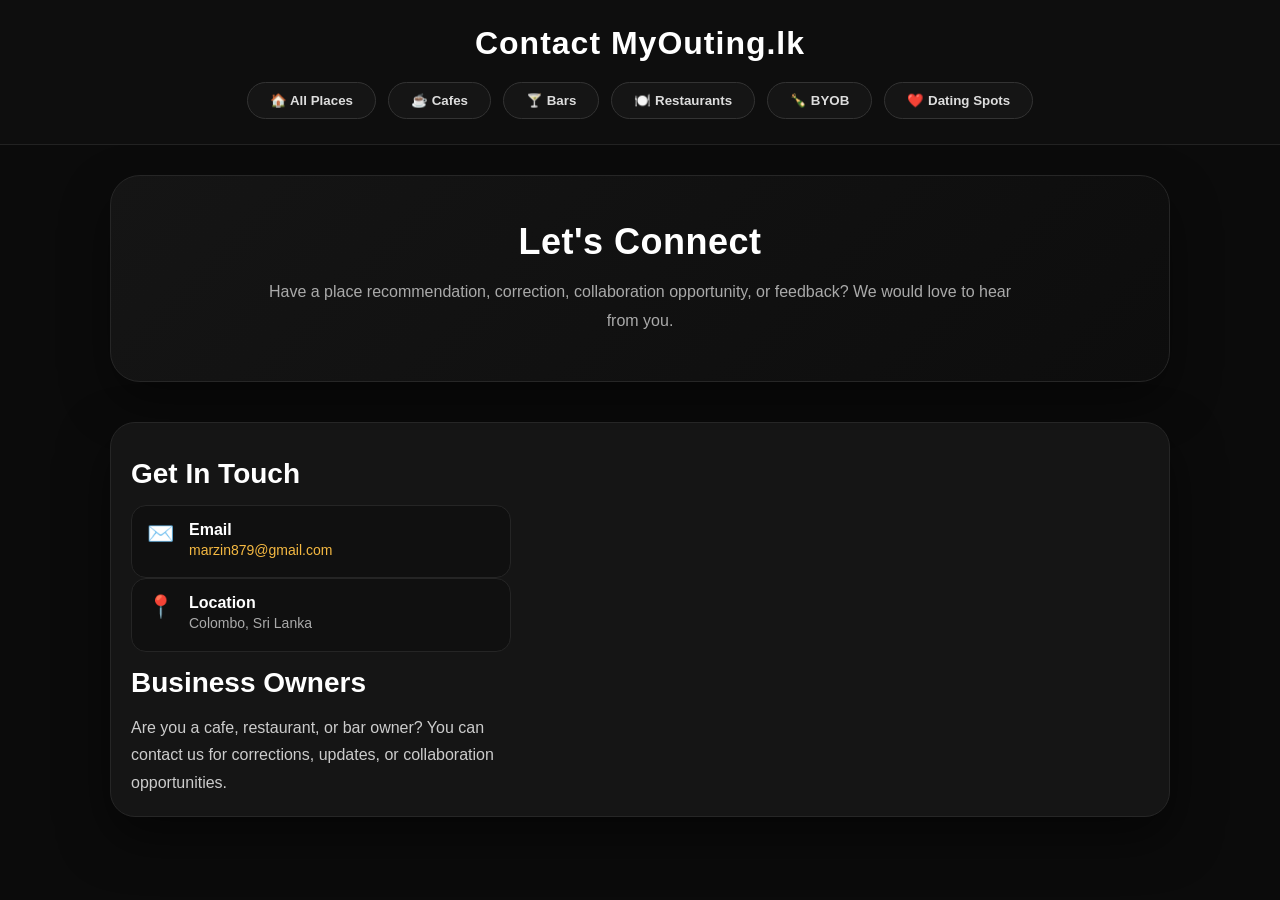
<file: myouting/contact.html>
<!DOCTYPE html>
<html lang="en">

<head>
    <!-- Google tag (gtag.js) -->
    <script async src="https://www.googletagmanager.com/gtag/js?id=G-8YHRTNYD14"></script>
    <script>
        window.dataLayer = window.dataLayer || [];
        function gtag() { dataLayer.push(arguments); }
        gtag('js', new Date());

        gtag('config', 'G-8YHRTNYD14');
    </script>

    <meta charset="UTF-8">

    <meta name="viewport" content="width=device-width, initial-scale=1.0">


    <title>Contact MyOuting.lk</title>


    <link rel="stylesheet" href="style.css">
    <link rel="icon" href="favicon.ico">


</head>


<body>


    <header>

        <h1>Contact MyOuting.lk</h1>

        <div class="category-buttons">

            <button onclick="location.href='index.html'">
                🏠 All Places
            </button>

            <button onclick="location.href='index.html#cafes'">
                ☕ Cafes
            </button>

            <button onclick="location.href='index.html#bars'">
                🍸 Bars
            </button>

            <button onclick="location.href='index.html#restaurants'">
                🍽️ Restaurants
            </button>

            <button onclick="location.href='index.html#byob'">
                🍾 BYOB
            </button>

            <button onclick="location.href='dating.html'">
                ❤️ Dating Spots
            </button>

        </div>

    </header>



    <section class="hero-section">

        <div class="hero-content">


            <h2>
                Let's Connect
            </h2>


            <p>
                Have a place recommendation, correction, collaboration opportunity,
                or feedback? We would love to hear from you.
            </p>


        </div>

    </section>




    <main class="container">


        <div class="review-card">


            <div class="content">


                <h2>
                    Get In Touch
                </h2>


                <div class="info-item">

                    <span>✉️</span>

                    <div>

                        <strong>Email</strong>

                        <p>
                            <a href="mailto:marzin879@gmail.com">
                                marzin879@gmail.com
                            </a>
                        </p>

                    </div>

                </div>




                <div class="info-item">

                    <span>📍</span>

                    <div>

                        <strong>Location</strong>

                        <p>
                            Colombo, Sri Lanka
                        </p>

                    </div>

                </div>



                <h2>
                    Business Owners
                </h2>


                <p>
                    Are you a cafe, restaurant, or bar owner?
                    You can contact us for corrections, updates, or collaboration opportunities.
                </p>



            </div>


        </div>


    </main>



</body>

</html>
</file>
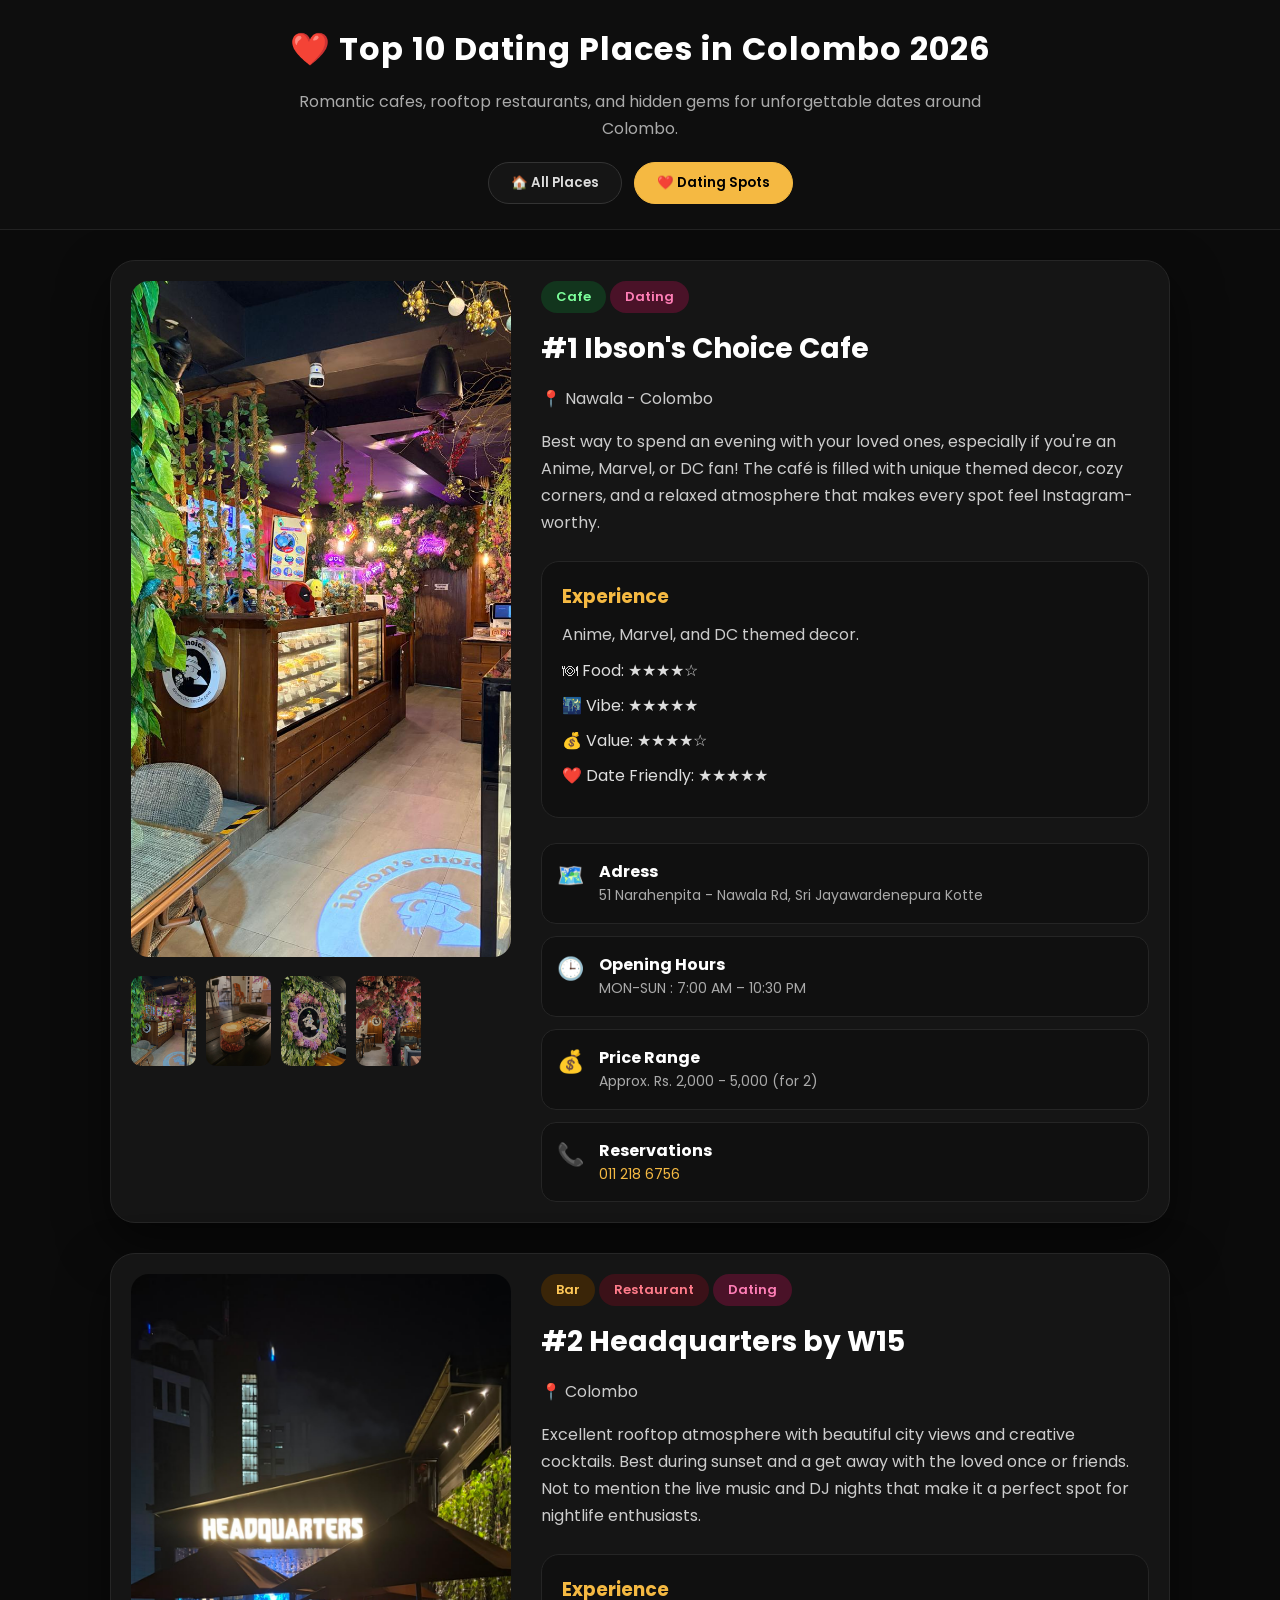
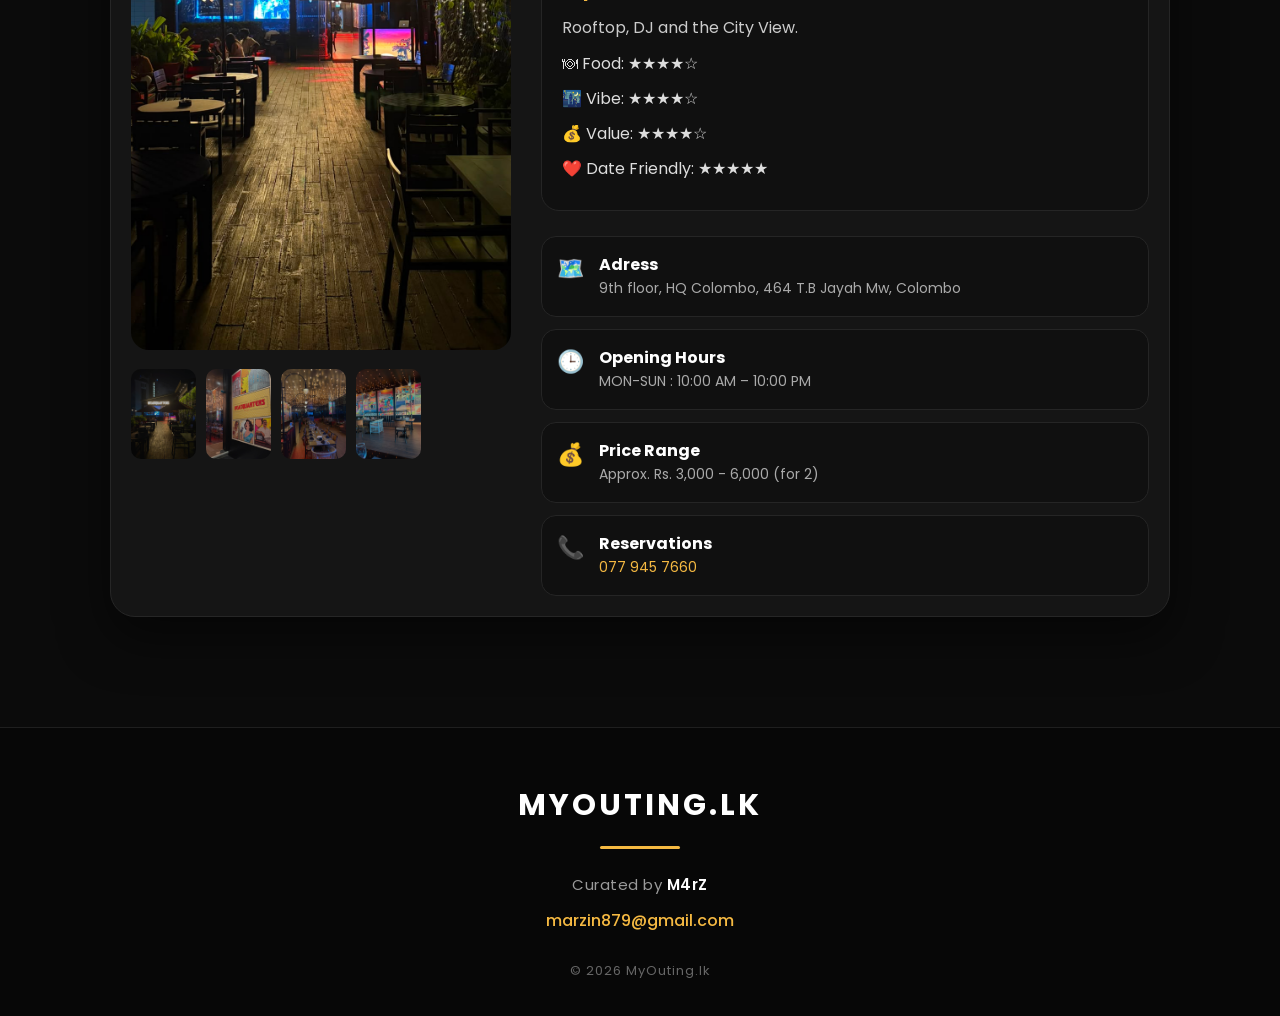
<file: myouting/dating.html>
<!DOCTYPE html>
<html lang="en">

<head>
    <!-- Google tag (gtag.js) -->
    <script async src="https://www.googletagmanager.com/gtag/js?id=G-8YHRTNYD14"></script>
    <script>
        window.dataLayer = window.dataLayer || [];
        function gtag() { dataLayer.push(arguments); }
        gtag('js', new Date());

        gtag('config', 'G-8YHRTNYD14');
    </script>

    <meta charset="UTF-8">

    <meta name="viewport" content="width=device-width, initial-scale=1.0">
    <meta name="description"
        content="Looking for the perfect date night? Discover romantic cafes and restaurants in Colombo with honest reviews and real photos.">

    <meta name="M4rZ" content="MyOuting">

    <title>Top 10 Dating Places in Colombo 2026 | MyOuting.lk</title>


    <link rel="stylesheet" href="style.css">
    <link rel="icon" href="favicon.ico">


    <link rel="preconnect" href="https://fonts.googleapis.com">

    <link href="https://fonts.googleapis.com/css2?family=Poppins:wght@300;400;600;700&display=swap" rel="stylesheet">


</head>


<body>


    <header>

        <h1>
            ❤️ Top 10 Dating Places in Colombo 2026
        </h1>
        <meta name="description"
            content="Discover the top 10 dating places in Colombo 2026. Romantic cafes, rooftop restaurants, bars and hidden gems perfect for couples, anniversaries and special evenings.">


        <p class="page-description">

            Romantic cafes, rooftop restaurants, and hidden gems
            for unforgettable dates around Colombo.

        </p>


        <div class="category-buttons">


            <button onclick="location.href='index.html'">

                🏠 All Places

            </button>


            <button class="active">

                ❤️ Dating Spots

            </button>


        </div>


    </header>




    <main class="container">

        <!-- Dating Place #1 -->
        <div class="review-card cafe dating">

            <div class="gallery">

                <img src="images/ibsons/1.jpeg" class="main-image">

                <div class="thumbs">
                    <img src="images/ibsons/1.jpeg">
                    <img src="images/ibsons/3.jpeg">
                    <img src="images/ibsons/2.jpeg">
                    <img src="images/ibsons/4.jpeg">
                </div>

            </div>

            <div class="content">

                <span class="tag cafe-tag">Cafe</span>
                <span class="tag dating-tag">Dating</span>

                <h2>#1 Ibson's Choice Cafe</h2>

                <p class="location">📍 Nawala - Colombo</p>

                <p>
                    Best way to spend an evening with your loved ones, especially if you're an Anime, Marvel, or DC fan!
                    The café is filled with unique themed decor, cozy corners, and a relaxed atmosphere that makes every
                    spot feel Instagram-worthy.

                </p>

                <div class="experience-box">

                    <h3>Experience</h3>

                    <p>
                        Anime, Marvel, and DC themed decor.
                    </p>


                    <div class="ratings">

                        <p>🍽 Food: ★★★★☆</p>

                        <p>🌃 Vibe: ★★★★★</p>

                        <p>💰 Value: ★★★★☆</p>

                        <p>❤️ Date Friendly: ★★★★★</p>

                    </div>


                </div>

                <div class="quick-info">

                    <div class="info-item">
                        <span>🗺️</span>
                        <div>
                            <strong>Adress</strong>
                            <p>51 Narahenpita - Nawala Rd, Sri Jayawardenepura Kotte</p>
                        </div>
                    </div>

                    <div class="info-item">
                        <span>🕒</span>
                        <div>
                            <strong>Opening Hours</strong>
                            <p>MON-SUN : 7:00 AM – 10:30 PM</p>
                        </div>
                    </div>

                    <div class="info-item">
                        <span>💰</span>
                        <div>
                            <strong>Price Range</strong>
                            <p>Approx. Rs. 2,000 - 5,000 (for 2)</p>
                        </div>
                    </div>

                    <div class="info-item">
                        <span>📞</span>
                        <div>
                            <strong>Reservations</strong>
                            <p><a href="tel:+94112186756">011 218 6756</a></p>
                        </div>
                    </div>

                </div>

            </div>

        </div>


        <!-- Dating Place #2 -->

        <div class="review-card bar restaurant dating">

            <div class="gallery">

                <img src="images/W15/1.jpeg" class="main-image">

                <div class="thumbs">
                    <img src="images/W15/1.jpeg">
                    <img src="images/W15/2.jpeg">
                    <img src="images/W15/3.jpeg">
                    <img src="images/W15/4.jpeg">
                </div>

            </div>

            <div class="content">

                <span class="tag bar-tag">Bar</span>
                <span class="tag restaurant-tag">Restaurant</span>
                <span class="tag dating-tag">Dating</span>

                <h2>#2 Headquarters by W15</h2>

                <p class="location">📍 Colombo</p>

                <p>
                    Excellent rooftop atmosphere with beautiful city views and
                    creative cocktails. Best during sunset and a get away with the loved once or friends.
                    Not to mention the live music and DJ nights that make it a perfect spot for nightlife enthusiasts.
                </p>

                <div class="experience-box">

                    <h3>Experience</h3>

                    <p>
                        Rooftop, DJ and the City View.
                    </p>


                    <div class="ratings">

                        <p>🍽 Food: ★★★★☆</p>

                        <p>🌃 Vibe: ★★★★☆</p>

                        <p>💰 Value: ★★★★☆</p>

                        <p>❤️ Date Friendly: ★★★★★</p>

                    </div>


                </div>

                <div class="quick-info">


                    <div class="info-item">
                        <span>🗺️</span>
                        <div>
                            <strong>Adress</strong>
                            <p>9th floor, HQ Colombo, 464 T.B Jayah Mw, Colombo</p>
                        </div>
                    </div>

                    <div class="info-item">
                        <span>🕒</span>
                        <div>
                            <strong>Opening Hours</strong>
                            <p>MON-SUN : 10:00 AM – 10:00 PM</p>
                        </div>
                    </div>

                    <div class="info-item">
                        <span>💰</span>
                        <div>
                            <strong>Price Range</strong>
                            <p>Approx. Rs. 3,000 - 6,000 (for 2)</p>
                        </div>
                    </div>

                    <div class="info-item">
                        <span>📞</span>
                        <div>
                            <strong>Reservations</strong>
                            <p><a href="tel:+94779457660">077 945 7660</a></p>
                        </div>
                    </div>

                </div>

            </div>
        </div>




    </main>






    <footer class="site-footer">


        <div class="footer-inner">


            <h3>
                MYOUTING.LK
            </h3>


            <div class="footer-line"></div>



            <p class="footer-text">

                Curated by <span>M4rZ</span>

            </p>



            <a class="footer-email" href="mailto:marzin879@gmail.com">

                marzin879@gmail.com

            </a>



            <p class="footer-copy">

                © 2026 MyOuting.lk

            </p>



        </div>


    </footer>




</body>

</html>
</file>
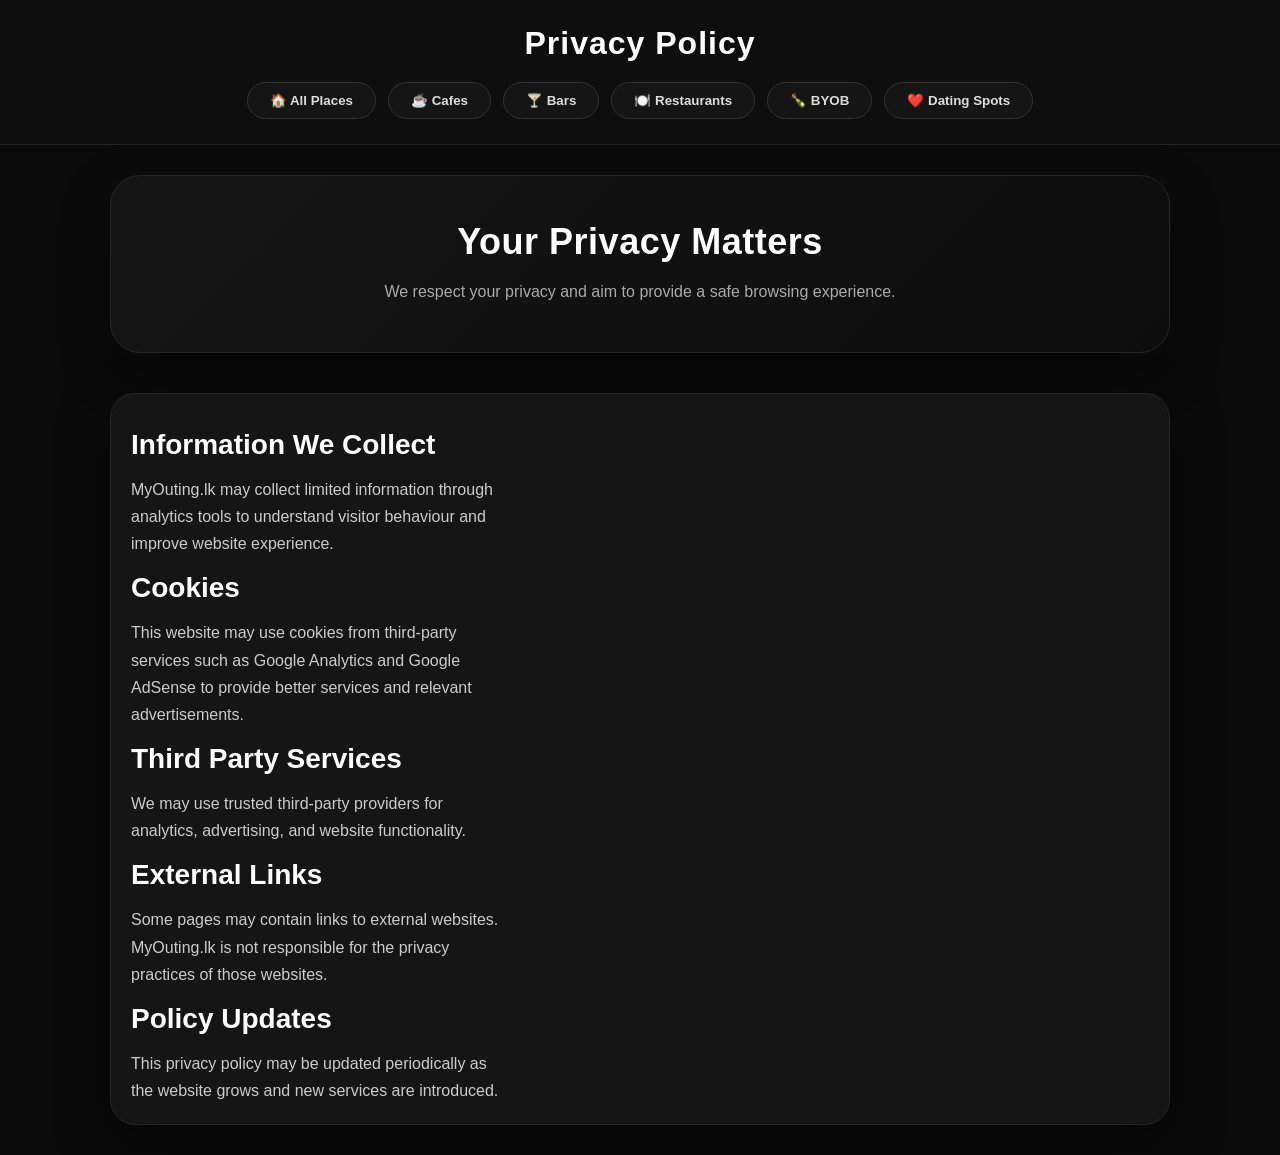
<file: myouting/privacy.html>
<!DOCTYPE html>
<html lang="en">

<head>
    <!-- Google tag (gtag.js) -->
    <script async src="https://www.googletagmanager.com/gtag/js?id=G-8YHRTNYD14"></script>
    <script>
        window.dataLayer = window.dataLayer || [];
        function gtag() { dataLayer.push(arguments); }
        gtag('js', new Date());

        gtag('config', 'G-8YHRTNYD14');
    </script>

    <meta charset="UTF-8">

    <meta name="viewport" content="width=device-width, initial-scale=1.0">


    <title>Privacy Policy | MyOuting.lk</title>


    <link rel="stylesheet" href="style.css">
    <link rel="icon" href="favicon.ico">


</head>



<body>


    <header>

        <h1>Privacy Policy</h1>

        <div class="category-buttons">

            <button onclick="location.href='index.html'">
                🏠 All Places
            </button>

            <button onclick="location.href='index.html#cafes'">
                ☕ Cafes
            </button>

            <button onclick="location.href='index.html#bars'">
                🍸 Bars
            </button>

            <button onclick="location.href='index.html#restaurants'">
                🍽️ Restaurants
            </button>

            <button onclick="location.href='index.html#byob'">
                🍾 BYOB
            </button>

            <button onclick="location.href='dating.html'">
                ❤️ Dating Spots
            </button>

        </div>

    </header>



    <section class="hero-section">

        <div class="hero-content">


            <h2>
                Your Privacy Matters
            </h2>


            <p>
                We respect your privacy and aim to provide a safe browsing experience.
            </p>


        </div>

    </section>




    <main class="container">


        <div class="review-card">


            <div class="content">


                <h2>
                    Information We Collect
                </h2>


                <p>
                    MyOuting.lk may collect limited information through analytics tools
                    to understand visitor behaviour and improve website experience.
                </p>



                <h2>
                    Cookies
                </h2>


                <p>
                    This website may use cookies from third-party services such as
                    Google Analytics and Google AdSense to provide better services and
                    relevant advertisements.
                </p>



                <h2>
                    Third Party Services
                </h2>


                <p>
                    We may use trusted third-party providers for analytics,
                    advertising, and website functionality.
                </p>



                <h2>
                    External Links
                </h2>


                <p>
                    Some pages may contain links to external websites.
                    MyOuting.lk is not responsible for the privacy practices of those websites.
                </p>



                <h2>
                    Policy Updates
                </h2>


                <p>
                    This privacy policy may be updated periodically as the website grows
                    and new services are introduced.
                </p>


            </div>


        </div>


    </main>


</body>


</html>
</file>
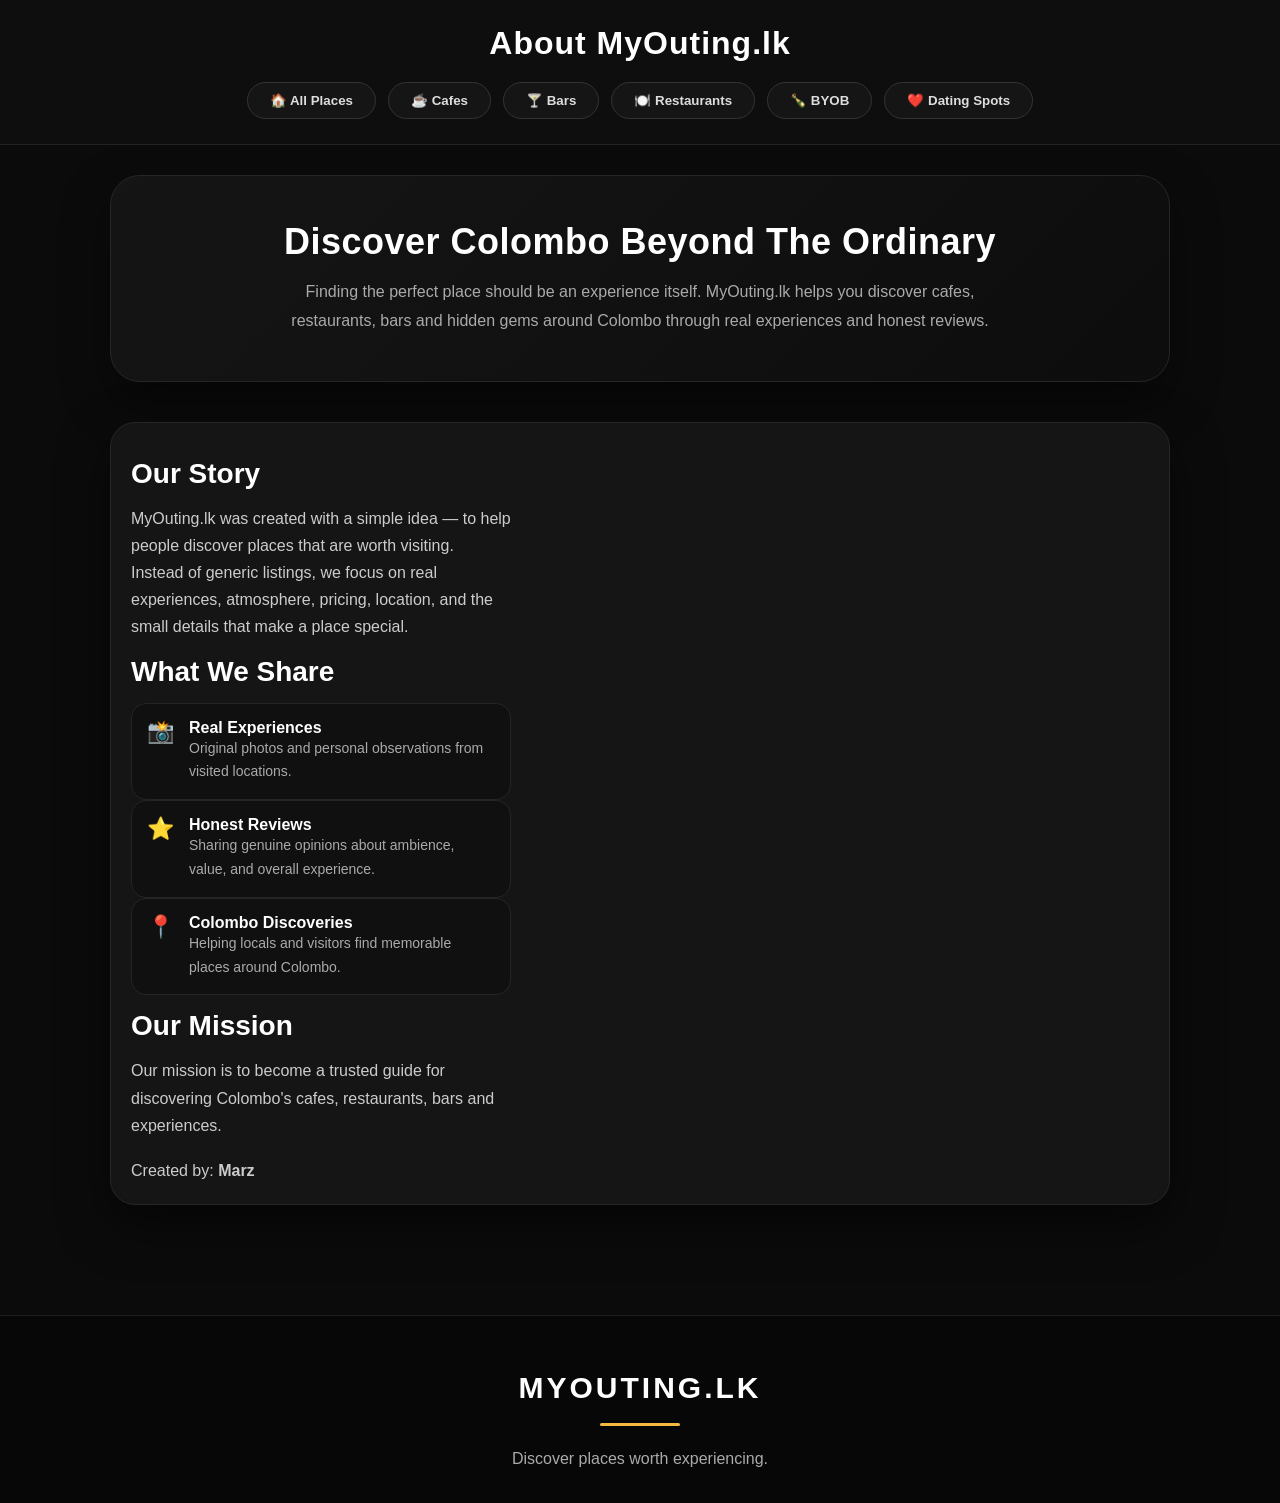
<file: blog/blog/about.html>
<!DOCTYPE html>
<html lang="en">

<head>

<meta charset="UTF-8">
<meta name="viewport" content="width=device-width, initial-scale=1.0">

<title>About MyOuting.lk | Discover Colombo's Best Places</title>

<link rel="stylesheet" href="style.css">

</head>


<body>


<header>

<h1>About MyOuting.lk</h1>

<div class="category-buttons">

<button onclick="location.href='index.html'">
🏠 All Places
</button>

<button onclick="location.href='index.html#cafes'">
☕ Cafes
</button>

<button onclick="location.href='index.html#bars'">
🍸 Bars
</button>

<button onclick="location.href='index.html#restaurants'">
🍽️ Restaurants
</button>

<button onclick="location.href='index.html#byob'">
🍾 BYOB
</button>

<button onclick="location.href='dating.html'">
❤️ Dating Spots
</button>

</div>

</header>



<section class="hero-section">

<div class="hero-content">

<h2>
Discover Colombo Beyond The Ordinary
</h2>

<p>
Finding the perfect place should be an experience itself.
MyOuting.lk helps you discover cafes, restaurants, bars and hidden gems
around Colombo through real experiences and honest reviews.
</p>


</div>

</section>




<main class="container">


<div class="review-card">


<div class="content">


<h2>
Our Story
</h2>


<p>
MyOuting.lk was created with a simple idea — to help people discover
places that are worth visiting.
</p>


<p>
Instead of generic listings, we focus on real experiences,
atmosphere, pricing, location, and the small details that make a place
special.
</p>



<h2>
What We Share
</h2>


<div class="info-item">

<span>📸</span>

<div>

<strong>Real Experiences</strong>

<p>
Original photos and personal observations from visited locations.
</p>

</div>

</div>



<div class="info-item">

<span>⭐</span>

<div>

<strong>Honest Reviews</strong>

<p>
Sharing genuine opinions about ambience, value, and overall experience.
</p>

</div>

</div>



<div class="info-item">

<span>📍</span>

<div>

<strong>Colombo Discoveries</strong>

<p>
Helping locals and visitors find memorable places around Colombo.
</p>

</div>

</div>



<h2>
Our Mission
</h2>


<p>
Our mission is to become a trusted guide for discovering Colombo's
cafes, restaurants, bars and experiences.
</p>


<br>


<p>
Created by:
<strong>Marz</strong>
</p>


</div>


</div>


</main>



<footer class="site-footer">

<div class="footer-inner">

<h3>MYOUTING.LK</h3>

<div class="footer-line"></div>

<p>
Discover places worth experiencing.
</p>

</div>

</footer>



</body>

</html>
</file>
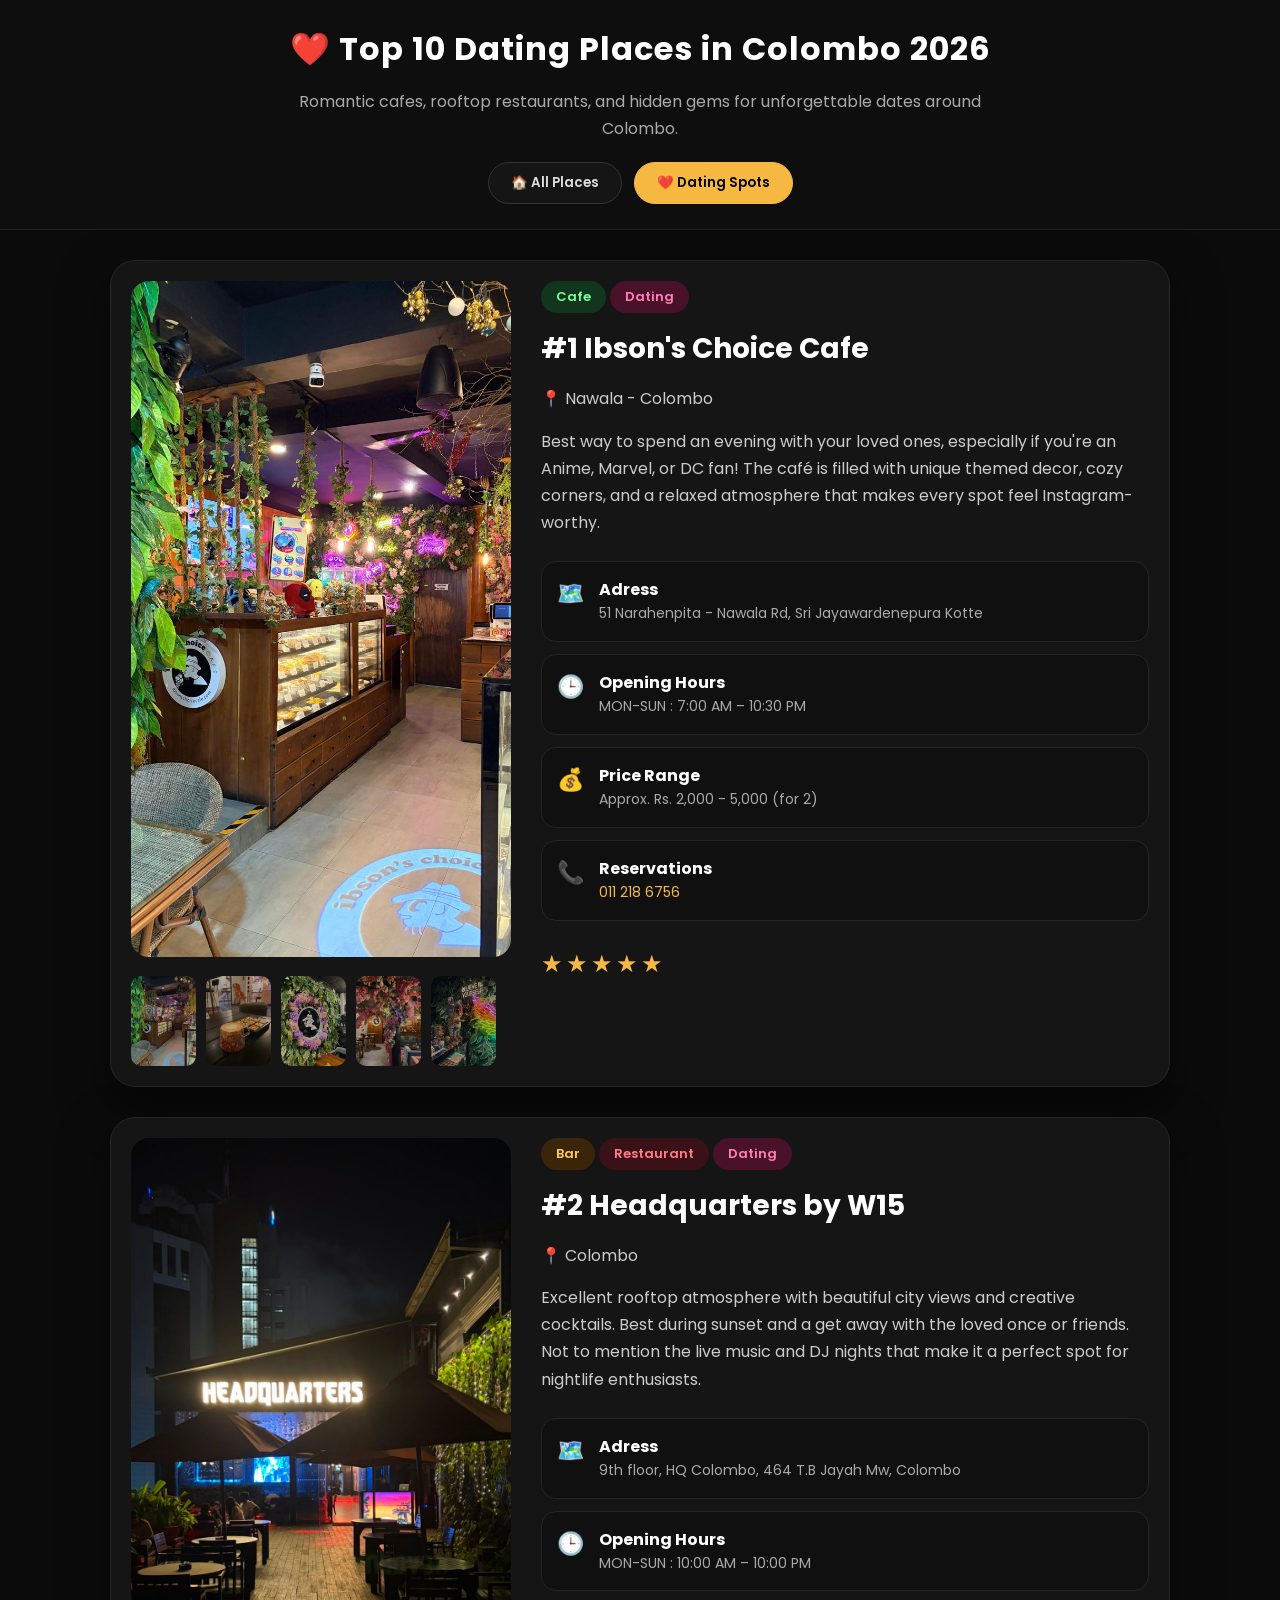
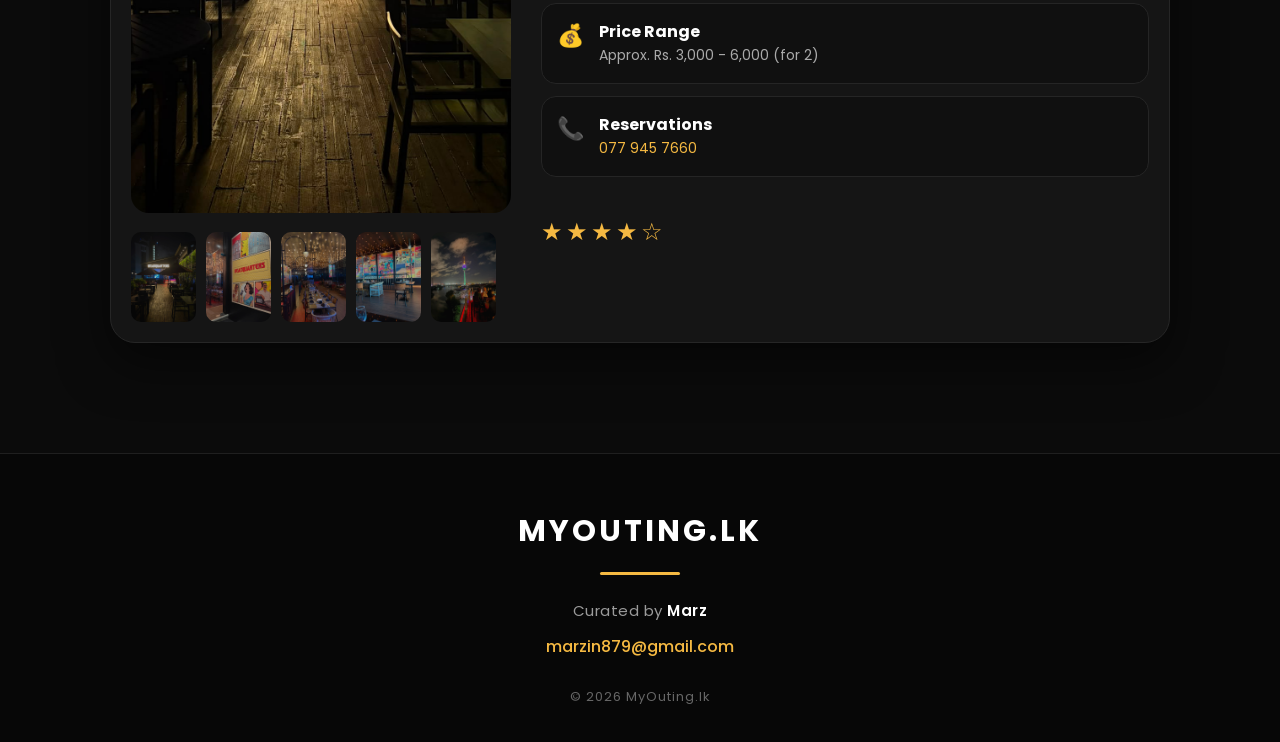
<file: blog/blog/dating.html>
<!DOCTYPE html>
<html lang="en">

<head>

<meta charset="UTF-8">

<meta name="viewport" content="width=device-width, initial-scale=1.0">

<title>Top 10 Dating Places in Colombo 2026 | MyOuting.lk</title>


<link rel="stylesheet" href="style.css">


<link rel="preconnect" href="https://fonts.googleapis.com">

<link href="https://fonts.googleapis.com/css2?family=Poppins:wght@300;400;600;700&display=swap" rel="stylesheet">


</head>


<body>


<header>

<h1>
❤️ Top 10 Dating Places in Colombo 2026
</h1>
<meta name="description" content="Discover the top 10 dating places in Colombo 2026. Romantic cafes, rooftop restaurants, bars and hidden gems perfect for couples, anniversaries and special evenings.">


<p class="page-description">

Romantic cafes, rooftop restaurants, and hidden gems
for unforgettable dates around Colombo.

</p>


<div class="category-buttons">


<button onclick="location.href='index.html'">

🏠 All Places

</button>


<button class="active">

❤️ Dating Spots

</button>


</div>


</header>




<main class="container">

    <!-- Dating Place #1 -->
     <div class="review-card cafe dating">

<div class="gallery">

<img src="images/ibsons/1.jpeg" class="main-image">

<div class="thumbs">
<img src="images/ibsons/1.jpeg">
<img src="images/ibsons/3.jpeg">
<img src="images/ibsons/2.jpeg">
<img src="images/ibsons/4.jpeg">
<img src="images/ibsons/5.jpeg">
</div>

</div>

<div class="content">

<span class="tag cafe-tag">Cafe</span>
<span class="tag dating-tag">Dating</span>

<h2>#1 Ibson's Choice Cafe</h2>

<p class="location">📍 Nawala - Colombo</p>

<p>
Best way to spend an evening with your loved ones, especially if you're an Anime, Marvel, or DC fan! The café is filled with unique themed decor, cozy corners, and a relaxed atmosphere that makes every spot feel Instagram-worthy.

</p>

<div class="quick-info">

    <div class="info-item">
        <span>🗺️</span>
        <div>
            <strong>Adress</strong>
            <p>51 Narahenpita - Nawala Rd, Sri Jayawardenepura Kotte</p>
        </div>
    </div>

    <div class="info-item">
        <span>🕒</span>
        <div>
            <strong>Opening Hours</strong>
            <p>MON-SUN : 7:00 AM – 10:30 PM</p>
        </div>
    </div>

    <div class="info-item">
        <span>💰</span>
        <div>
            <strong>Price Range</strong>
            <p>Approx. Rs. 2,000 - 5,000 (for 2)</p>
        </div>
    </div>

    <div class="info-item">
        <span>📞</span>
        <div>
            <strong>Reservations</strong>
            <p><a href="tel:+94112186756">011 218 6756</a></p>
        </div>
    </div>

</div>

<div class="rating">
★★★★★
</div>

</div>

</div>


<!-- Dating Place #2 -->

<div class="review-card bar restaurant dating">

<div class="gallery">

<img src="images/W15/1.jpeg" class="main-image">

<div class="thumbs">
<img src="images/W15/1.jpeg">
<img src="images/W15/2.jpeg">
<img src="images/W15/3.jpeg">
<img src="images/W15/4.jpeg">
<img src="images/W15/5.jpeg">
</div>

</div>

<div class="content">

<span class="tag bar-tag">Bar</span>
<span class="tag restaurant-tag">Restaurant</span>
<span class="tag dating-tag">Dating</span>

<h2>#2 Headquarters by W15</h2>

<p class="location">📍 Colombo</p>

<p>
Excellent rooftop atmosphere with beautiful city views and
creative cocktails. Best during sunset and a get away with the loved once or friends.
Not to mention the live music and DJ nights that make it a perfect spot for nightlife enthusiasts.
</p>

<div class="quick-info">


<div class="info-item">
        <span>🗺️</span>
        <div>
            <strong>Adress</strong>
            <p>9th floor, HQ Colombo, 464 T.B Jayah Mw, Colombo</p>
        </div>
    </div>

    <div class="info-item">
        <span>🕒</span>
        <div>
            <strong>Opening Hours</strong>
            <p>MON-SUN : 10:00 AM – 10:00 PM</p>
        </div>
    </div>

    <div class="info-item">
        <span>💰</span>
        <div>
            <strong>Price Range</strong>
            <p>Approx. Rs. 3,000 - 6,000 (for 2)</p>
        </div>
    </div>

    <div class="info-item">
        <span>📞</span>
        <div>
            <strong>Reservations</strong>
            <p><a href="tel:+94779457660">077 945 7660</a></p>
        </div>
    </div>

<div class="rating">
★★★★☆
</div>

</div>

</div>
</div>




</main>






<footer class="site-footer">


<div class="footer-inner">


<h3>
MYOUTING.LK
</h3>


<div class="footer-line"></div>



<p class="footer-text">

Curated by <span>Marz</span>

</p>



<a class="footer-email" href="mailto:marzin879@gmail.com">

marzin879@gmail.com

</a>



<p class="footer-copy">

© 2026 MyOuting.lk

</p>



</div>


</footer>




</body>

</html>
</file>
<file: style.css>
*{
    margin:0;
    padding:0;
    box-sizing:border-box;
    font-family:'Poppins',sans-serif;
}


body{
    background:#0b0b0b;
    color:#fff;
    overflow-x:hidden;
}


/* Header */

header{

    position:sticky;
    top:0;

    background:rgba(15,15,15,0.95);
    backdrop-filter:blur(10px);

    padding:25px 15px;

    z-index:100;

    border-bottom:1px solid #222;

}


header h1{

    text-align:center;

    font-size:32px;

    letter-spacing:1px;

    color:#fff;

}


/* Category Buttons */

.category-buttons{

    display:flex;

    justify-content:center;

    gap:12px;

    margin-top:20px;

    flex-wrap:wrap;

}


.category-buttons button{

    padding:10px 22px;

    border-radius:30px;

    border:1px solid #333;

    background:#151515;

    color:#ddd;

    cursor:pointer;

    font-weight:600;

    transition:.3s;

}


.category-buttons button:hover{

    background:#fff;

    color:#000;

}


.category-buttons button.active{

    background:#f5b942;

    color:#000;

    border-color:#f5b942;

}



/* Main container */


.container{

    max-width:1100px;

    margin:auto;

    padding:30px 20px;

    display:grid;

    gap:30px;

}



/* Review Card */


.review-card{

    display:grid;

    grid-template-columns:380px 1fr;

    gap:30px;


    background:#151515;

    border-radius:25px;

    padding:20px;


    border:1px solid #262626;


    box-shadow:

    0 20px 50px rgba(0,0,0,.5);


    transition:.3s;

}


.review-card:hover{

    transform:translateY(-5px);

    border-color:#444;

}



/* Gallery */


.main-image{

    width:100%;

    aspect-ratio:9/16;

    object-fit:cover;

    border-radius:18px;

}



.thumbs{

    display:flex;

    gap:10px;

    margin-top:12px;

    overflow-x:auto;

}



.thumbs img{

    width:65px;

    height:90px;

    object-fit:cover;

    border-radius:10px;

    cursor:pointer;

    opacity:.7;

    transition:.3s;

}


.thumbs img:hover{

    opacity:1;

    transform:scale(1.05);

}



/* Content */


.content h2{

    font-size:28px;

    margin:15px 0;

}


.location{

    color:#aaa;

    margin-bottom:15px;

}


.content p{

    color:#ccc;

    line-height:1.7;

}



/* Tags */


.tag{

    display:inline-block;

    padding:6px 15px;

    border-radius:30px;

    font-size:13px;

    font-weight:600;

}



/* Cafe - Fresh Green */
.cafe-tag{

    background:#12351d;

    color:#7CFF9B;

}


/* Bar - Warm Amber */
.bar-tag{

    background:#3a2508;

    color:#FFC857;

}


/* Restaurant - Elegant Red */
.restaurant-tag{

    background:#3b1118;

    color:#FF7B8A;

}


/* BYOB - Premium Blue */
.byob-tag{

    background:#102c45;

    color:#6CCBFF;

}


/* Dating - Romantic Pink */
.dating-tag{

    background:#4a1228;

    color:#FF7EB6;

}



/* Quick info */


.quick-info{

    margin-top:25px;

    display:flex;

    flex-direction:column;

    gap:12px;

}



.info-item{


    display:flex;

    gap:15px;

    padding:15px;


    background:#101010;


    border-radius:15px;


    border:1px solid #252525;

}



.info-item span{

    font-size:22px;

}


.info-item strong{

    color:#fff;

}



.info-item p{

    color:#aaa;

    font-size:14px;

}



.info-item a{

    color:#f5b942;

    text-decoration:none;

}



/* Rating */


.rating{

    margin-top:25px;

    font-size:24px;

    color:#f5b942;

    letter-spacing:3px;

}




/* Mobile */


@media(max-width:768px){


.review-card{

    grid-template-columns:1fr;

}



.main-image{

    aspect-ratio:3/4;

}



.content h2{

    font-size:24px;

}



header h1{

    font-size:25px;

}
}

/*Footer*/
/* Footer */

footer{

    margin-top:50px;

    background:#080808;

    border-top:1px solid #222;

    padding:40px 20px 20px;

    color:#aaa;

    text-align:center;

}


.footer-content{

    max-width:700px;

    margin:auto;

}


.footer-content h3{

    color:#fff;

    font-size:26px;

    margin-bottom:15px;

}


.footer-content p{

    line-height:1.7;

    color:#999;

}


.footer-details{

    margin-top:20px;

}


.footer-details strong{

    color:#f5b942;

}


.footer-details a{

    color:#f5b942;

    text-decoration:none;

}


.footer-details a:hover{

    text-decoration:underline;

}



.copyright{

    margin-top:30px;

    padding-top:20px;

    border-top:1px solid #222;

    font-size:13px;

    color:#666;

}


/* Mobile */

/* Footer */

/* ===========================
   Premium Footer
=========================== */


/* =========================
   PERFECTLY CENTERED FOOTER
========================= */

.site-footer{
    width:100%;
    margin-top:80px;
    padding:55px 20px 35px;

    background:#070707;
    border-top:1px solid #1f1f1f;

    display:flex;
    justify-content:center;
    align-items:center;
}

.footer-inner{
    width:100%;
    max-width:700px;

    display:flex;
    flex-direction:column;
    align-items:center;     /* <-- this is the important part */
    justify-content:center;

    text-align:center;
}

.footer-inner h3{
    margin:0;
    color:#fff;
    font-size:30px;
    font-weight:700;
    letter-spacing:3px;
}

.footer-line{
    width:80px;
    height:3px;
    background:#f5b942;
    border-radius:999px;
    margin:18px 0 24px;
}

.footer-text{
    margin:0;
    color:#9b9b9b;
    font-size:15px;
    letter-spacing:.5px;
}

.footer-text span{
    color:#fff;
    font-weight:600;
}

.footer-email{
    margin-top:12px;

    color:#f5b942;
    text-decoration:none;
    font-size:16px;
    font-weight:500;

    transition:.25s ease;
}

.footer-email:hover{
    color:#ffffff;
    transform:translateY(-1px);
}

.footer-copy{
    margin-top:28px;

    color:#666;
    font-size:13px;
    letter-spacing:1px;
}

/* Mobile */
@media (max-width:768px){

    .site-footer{
        padding:45px 16px 28px;
    }

    .footer-inner h3{
        font-size:24px;
        letter-spacing:2px;
    }

    .footer-email{
        font-size:15px;
        word-break:break-word;
    }
}

/* Footer */
.collection-card{

background:#151515;

padding:30px;

border-radius:20px;

transition:.3s;

}

.collection-card:hover{

transform:translateY(-6px);

}

.collection-card a{

display:inline-block;

margin-top:20px;

padding:12px 25px;

background:#f5b942;

color:black;

border-radius:30px;

text-decoration:none;

font-weight:600;

}

.page-description{

    max-width:700px;

    margin:15px auto 20px;

    text-align:center;

    color:#aaa;

    line-height:1.7;

}

/* ==========================
   Hero Section
========================== */

.hero-section{

    max-width:1100px;

    margin:30px auto 10px;

    padding:0 20px;

}


.hero-content{

    background:
    linear-gradient(
        135deg,
        #151515,
        #0d0d0d
    );


    border-radius:30px;

    padding:45px 35px;

    text-align:center;

    border:1px solid #262626;

    box-shadow:
    0 20px 50px rgba(0,0,0,.4);

}


.hero-content h2{

    font-size:36px;

    color:#fff;

    margin-bottom:15px;

    letter-spacing:.5px;

}


.hero-content p{

    max-width:750px;

    margin:auto;

    color:#aaa;

    line-height:1.8;

    font-size:16px;

}


/* Highlights */


.hero-highlights{

    display:flex;

    justify-content:center;

    gap:20px;

    margin-top:30px;

    flex-wrap:wrap;

}


.hero-item{

    display:flex;

    align-items:center;

    gap:10px;

    padding:12px 20px;

    background:#101010;

    border-radius:30px;

    border:1px solid #292929;

    color:#fff;

    font-size:14px;

}


.hero-item:first-letter{

    font-size:20px;

}


/* Mobile */


@media(max-width:768px){


.hero-section{

    padding:0 15px;

}


.hero-content{

    padding:35px 20px;

}


.hero-content h2{

    font-size:26px;

}


.hero-content p{

    font-size:14px;

}


.hero-highlights{

    gap:12px;

}


.hero-item{

    width:100%;

    justify-content:center;

}


}

/*footer*/

.footer-links{

display:flex;

justify-content:center;

gap:25px;

margin-top:20px;

}


.footer-links a{

color:#aaa;

text-decoration:none;

}


.footer-links a:hover{

color:#f5b942;

}

.experience-box{

margin-top:25px;

padding:20px;

background:#101010;

border-radius:18px;

border:1px solid #252525;

}


.experience-box h3{

color:#f5b942;

margin-bottom:10px;

}


.ratings p{

margin:8px 0;

color:#ddd;

}

.review-date{

    color:#777;

    font-size:13px;

    margin-top:-8px;

    margin-bottom:18px;

    font-style:italic;

    letter-spacing:.3px;

}
</file>
<file: myouting/style.css>
*{
    margin:0;
    padding:0;
    box-sizing:border-box;
    font-family:'Poppins',sans-serif;
}


body{
    background:#0b0b0b;
    color:#fff;
    overflow-x:hidden;
}


/* Header */

header{

    position:sticky;
    top:0;

    background:rgba(15,15,15,0.95);
    backdrop-filter:blur(10px);

    padding:25px 15px;

    z-index:100;

    border-bottom:1px solid #222;

}


header h1{

    text-align:center;

    font-size:32px;

    letter-spacing:1px;

    color:#fff;

}


/* Category Buttons */

.category-buttons{

    display:flex;

    justify-content:center;

    gap:12px;

    margin-top:20px;

    flex-wrap:wrap;

}


.category-buttons button{

    padding:10px 22px;

    border-radius:30px;

    border:1px solid #333;

    background:#151515;

    color:#ddd;

    cursor:pointer;

    font-weight:600;

    transition:.3s;

}


.category-buttons button:hover{

    background:#fff;

    color:#000;

}


.category-buttons button.active{

    background:#f5b942;

    color:#000;

    border-color:#f5b942;

}



/* Main container */


.container{

    max-width:1100px;

    margin:auto;

    padding:30px 20px;

    display:grid;

    gap:30px;

}



/* Review Card */


.review-card{

    display:grid;

    grid-template-columns:380px 1fr;

    gap:30px;


    background:#151515;

    border-radius:25px;

    padding:20px;


    border:1px solid #262626;


    box-shadow:

    0 20px 50px rgba(0,0,0,.5);


    transition:.3s;

}


.review-card:hover{

    transform:translateY(-5px);

    border-color:#444;

}



/* Gallery */


.main-image{

    width:100%;

    aspect-ratio:9/16;

    object-fit:cover;

    border-radius:18px;

}



.thumbs{

    display:flex;

    gap:10px;

    margin-top:12px;

    overflow-x:auto;

}



.thumbs img{

    width:65px;

    height:90px;

    object-fit:cover;

    border-radius:10px;

    cursor:pointer;

    opacity:.7;

    transition:.3s;

}


.thumbs img:hover{

    opacity:1;

    transform:scale(1.05);

}



/* Content */


.content h2{

    font-size:28px;

    margin:15px 0;

}


.location{

    color:#aaa;

    margin-bottom:15px;

}


.content p{

    color:#ccc;

    line-height:1.7;

}



/* Tags */


.tag{

    display:inline-block;

    padding:6px 15px;

    border-radius:30px;

    font-size:13px;

    font-weight:600;

}



/* Cafe - Fresh Green */
.cafe-tag{

    background:#12351d;

    color:#7CFF9B;

}


/* Bar - Warm Amber */
.bar-tag{

    background:#3a2508;

    color:#FFC857;

}


/* Restaurant - Elegant Red */
.restaurant-tag{

    background:#3b1118;

    color:#FF7B8A;

}


/* BYOB - Premium Blue */
.byob-tag{

    background:#102c45;

    color:#6CCBFF;

}


/* Dating - Romantic Pink */
.dating-tag{

    background:#4a1228;

    color:#FF7EB6;

}



/* Quick info */


.quick-info{

    margin-top:25px;

    display:flex;

    flex-direction:column;

    gap:12px;

}



.info-item{


    display:flex;

    gap:15px;

    padding:15px;


    background:#101010;


    border-radius:15px;


    border:1px solid #252525;

}



.info-item span{

    font-size:22px;

}


.info-item strong{

    color:#fff;

}



.info-item p{

    color:#aaa;

    font-size:14px;

}



.info-item a{

    color:#f5b942;

    text-decoration:none;

}



/* Rating */


.rating{

    margin-top:25px;

    font-size:24px;

    color:#f5b942;

    letter-spacing:3px;

}




/* Mobile */


@media(max-width:768px){


.review-card{

    grid-template-columns:1fr;

}



.main-image{

    aspect-ratio:3/4;

}



.content h2{

    font-size:24px;

}



header h1{

    font-size:25px;

}
}

/*Footer*/
/* Footer */

footer{

    margin-top:50px;

    background:#080808;

    border-top:1px solid #222;

    padding:40px 20px 20px;

    color:#aaa;

    text-align:center;

}


.footer-content{

    max-width:700px;

    margin:auto;

}


.footer-content h3{

    color:#fff;

    font-size:26px;

    margin-bottom:15px;

}


.footer-content p{

    line-height:1.7;

    color:#999;

}


.footer-details{

    margin-top:20px;

}


.footer-details strong{

    color:#f5b942;

}


.footer-details a{

    color:#f5b942;

    text-decoration:none;

}


.footer-details a:hover{

    text-decoration:underline;

}



.copyright{

    margin-top:30px;

    padding-top:20px;

    border-top:1px solid #222;

    font-size:13px;

    color:#666;

}


/* Mobile */

/* Footer */

/* ===========================
   Premium Footer
=========================== */


/* =========================
   PERFECTLY CENTERED FOOTER
========================= */

.site-footer{
    width:100%;
    margin-top:80px;
    padding:55px 20px 35px;

    background:#070707;
    border-top:1px solid #1f1f1f;

    display:flex;
    justify-content:center;
    align-items:center;
}

.footer-inner{
    width:100%;
    max-width:700px;

    display:flex;
    flex-direction:column;
    align-items:center;     /* <-- this is the important part */
    justify-content:center;

    text-align:center;
}

.footer-inner h3{
    margin:0;
    color:#fff;
    font-size:30px;
    font-weight:700;
    letter-spacing:3px;
}

.footer-line{
    width:80px;
    height:3px;
    background:#f5b942;
    border-radius:999px;
    margin:18px 0 24px;
}

.footer-text{
    margin:0;
    color:#9b9b9b;
    font-size:15px;
    letter-spacing:.5px;
}

.footer-text span{
    color:#fff;
    font-weight:600;
}

.footer-email{
    margin-top:12px;

    color:#f5b942;
    text-decoration:none;
    font-size:16px;
    font-weight:500;

    transition:.25s ease;
}

.footer-email:hover{
    color:#ffffff;
    transform:translateY(-1px);
}

.footer-copy{
    margin-top:28px;

    color:#666;
    font-size:13px;
    letter-spacing:1px;
}

/* Mobile */
@media (max-width:768px){

    .site-footer{
        padding:45px 16px 28px;
    }

    .footer-inner h3{
        font-size:24px;
        letter-spacing:2px;
    }

    .footer-email{
        font-size:15px;
        word-break:break-word;
    }
}

/* Footer */
.collection-card{

background:#151515;

padding:30px;

border-radius:20px;

transition:.3s;

}

.collection-card:hover{

transform:translateY(-6px);

}

.collection-card a{

display:inline-block;

margin-top:20px;

padding:12px 25px;

background:#f5b942;

color:black;

border-radius:30px;

text-decoration:none;

font-weight:600;

}

.page-description{

    max-width:700px;

    margin:15px auto 20px;

    text-align:center;

    color:#aaa;

    line-height:1.7;

}

/* ==========================
   Hero Section
========================== */

.hero-section{

    max-width:1100px;

    margin:30px auto 10px;

    padding:0 20px;

}


.hero-content{

    background:
    linear-gradient(
        135deg,
        #151515,
        #0d0d0d
    );


    border-radius:30px;

    padding:45px 35px;

    text-align:center;

    border:1px solid #262626;

    box-shadow:
    0 20px 50px rgba(0,0,0,.4);

}


.hero-content h2{

    font-size:36px;

    color:#fff;

    margin-bottom:15px;

    letter-spacing:.5px;

}


.hero-content p{

    max-width:750px;

    margin:auto;

    color:#aaa;

    line-height:1.8;

    font-size:16px;

}


/* Highlights */


.hero-highlights{

    display:flex;

    justify-content:center;

    gap:20px;

    margin-top:30px;

    flex-wrap:wrap;

}


.hero-item{

    display:flex;

    align-items:center;

    gap:10px;

    padding:12px 20px;

    background:#101010;

    border-radius:30px;

    border:1px solid #292929;

    color:#fff;

    font-size:14px;

}


.hero-item:first-letter{

    font-size:20px;

}


/* Mobile */


@media(max-width:768px){


.hero-section{

    padding:0 15px;

}


.hero-content{

    padding:35px 20px;

}


.hero-content h2{

    font-size:26px;

}


.hero-content p{

    font-size:14px;

}


.hero-highlights{

    gap:12px;

}


.hero-item{

    width:100%;

    justify-content:center;

}


}

/*footer*/

.footer-links{

display:flex;

justify-content:center;

gap:25px;

margin-top:20px;

}


.footer-links a{

color:#aaa;

text-decoration:none;

}


.footer-links a:hover{

color:#f5b942;

}

.experience-box{

margin-top:25px;

padding:20px;

background:#101010;

border-radius:18px;

border:1px solid #252525;

}


.experience-box h3{

color:#f5b942;

margin-bottom:10px;

}


.ratings p{

margin:8px 0;

color:#ddd;

}

.review-date{

    color:#777;

    font-size:13px;

    margin-top:-8px;

    margin-bottom:18px;

    font-style:italic;

    letter-spacing:.3px;

}

.review-btn {
    display: flex;
    align-items: center;
    justify-content: space-between;
    gap: 12px;
    width: 100%;
    padding: 14px 16px;
    border-radius: 16px;
    text-decoration: none;
    color: #fff;
    background: rgba(255, 255, 255, 0.04);
    border: 1px solid rgba(255, 255, 255, 0.12);
    backdrop-filter: blur(10px);
    -webkit-backdrop-filter: blur(10px);
    font-weight: 600;
    transition: all .25s ease;
}

.review-btn svg {
    transition: transform .25s ease;
}

.review-btn:hover {
    background: rgba(124, 58, 237, 0.12);
    border-color: rgba(167, 139, 250, 0.45);
    transform: translateY(-2px);
    box-shadow: 0 10px 24px rgba(124, 58, 237, 0.18);
}

.review-btn:hover svg {
    transform: translateX(4px);
}

.pagination {
    display: flex;
    justify-content: center;
    gap: 10px;
    margin: 50px 0;
}

.pagination button {
    background: #111;
    color: #fff;
    border: 1px solid #333;
    padding: 10px 16px;
    border-radius: 12px;
    cursor: pointer;
    font-size: 15px;
}

.pagination button:hover,
.pagination .active {
    background: #FACC15;
    color: #000;
}

html {
    scroll-behavior: smooth;
}

#pageNumbers {
    display: flex;
    gap: 10px;
    align-items: center;
}
</file>
<file: blog/blog/style.css>
*{
    margin:0;
    padding:0;
    box-sizing:border-box;
    font-family:'Poppins',sans-serif;
}


body{
    background:#0b0b0b;
    color:#fff;
    overflow-x:hidden;
}


/* Header */

header{

    position:sticky;
    top:0;

    background:rgba(15,15,15,0.95);
    backdrop-filter:blur(10px);

    padding:25px 15px;

    z-index:100;

    border-bottom:1px solid #222;

}


header h1{

    text-align:center;

    font-size:32px;

    letter-spacing:1px;

    color:#fff;

}


/* Category Buttons */

.category-buttons{

    display:flex;

    justify-content:center;

    gap:12px;

    margin-top:20px;

    flex-wrap:wrap;

}


.category-buttons button{

    padding:10px 22px;

    border-radius:30px;

    border:1px solid #333;

    background:#151515;

    color:#ddd;

    cursor:pointer;

    font-weight:600;

    transition:.3s;

}


.category-buttons button:hover{

    background:#fff;

    color:#000;

}


.category-buttons button.active{

    background:#f5b942;

    color:#000;

    border-color:#f5b942;

}



/* Main container */


.container{

    max-width:1100px;

    margin:auto;

    padding:30px 20px;

    display:grid;

    gap:30px;

}



/* Review Card */


.review-card{

    display:grid;

    grid-template-columns:380px 1fr;

    gap:30px;


    background:#151515;

    border-radius:25px;

    padding:20px;


    border:1px solid #262626;


    box-shadow:

    0 20px 50px rgba(0,0,0,.5);


    transition:.3s;

}


.review-card:hover{

    transform:translateY(-5px);

    border-color:#444;

}



/* Gallery */


.main-image{

    width:100%;

    aspect-ratio:9/16;

    object-fit:cover;

    border-radius:18px;

}



.thumbs{

    display:flex;

    gap:10px;

    margin-top:12px;

    overflow-x:auto;

}



.thumbs img{

    width:65px;

    height:90px;

    object-fit:cover;

    border-radius:10px;

    cursor:pointer;

    opacity:.7;

    transition:.3s;

}


.thumbs img:hover{

    opacity:1;

    transform:scale(1.05);

}



/* Content */


.content h2{

    font-size:28px;

    margin:15px 0;

}


.location{

    color:#aaa;

    margin-bottom:15px;

}


.content p{

    color:#ccc;

    line-height:1.7;

}



/* Tags */


.tag{

    display:inline-block;

    padding:6px 15px;

    border-radius:30px;

    font-size:13px;

    font-weight:600;

}



/* Cafe - Fresh Green */
.cafe-tag{

    background:#12351d;

    color:#7CFF9B;

}


/* Bar - Warm Amber */
.bar-tag{

    background:#3a2508;

    color:#FFC857;

}


/* Restaurant - Elegant Red */
.restaurant-tag{

    background:#3b1118;

    color:#FF7B8A;

}


/* BYOB - Premium Blue */
.byob-tag{

    background:#102c45;

    color:#6CCBFF;

}


/* Dating - Romantic Pink */
.dating-tag{

    background:#4a1228;

    color:#FF7EB6;

}



/* Quick info */


.quick-info{

    margin-top:25px;

    display:flex;

    flex-direction:column;

    gap:12px;

}



.info-item{


    display:flex;

    gap:15px;

    padding:15px;


    background:#101010;


    border-radius:15px;


    border:1px solid #252525;

}



.info-item span{

    font-size:22px;

}


.info-item strong{

    color:#fff;

}



.info-item p{

    color:#aaa;

    font-size:14px;

}



.info-item a{

    color:#f5b942;

    text-decoration:none;

}



/* Rating */


.rating{

    margin-top:25px;

    font-size:24px;

    color:#f5b942;

    letter-spacing:3px;

}




/* Mobile */


@media(max-width:768px){


.review-card{

    grid-template-columns:1fr;

}



.main-image{

    aspect-ratio:3/4;

}



.content h2{

    font-size:24px;

}



header h1{

    font-size:25px;

}
}

/*Footer*/
/* Footer */

footer{

    margin-top:50px;

    background:#080808;

    border-top:1px solid #222;

    padding:40px 20px 20px;

    color:#aaa;

    text-align:center;

}


.footer-content{

    max-width:700px;

    margin:auto;

}


.footer-content h3{

    color:#fff;

    font-size:26px;

    margin-bottom:15px;

}


.footer-content p{

    line-height:1.7;

    color:#999;

}


.footer-details{

    margin-top:20px;

}


.footer-details strong{

    color:#f5b942;

}


.footer-details a{

    color:#f5b942;

    text-decoration:none;

}


.footer-details a:hover{

    text-decoration:underline;

}



.copyright{

    margin-top:30px;

    padding-top:20px;

    border-top:1px solid #222;

    font-size:13px;

    color:#666;

}


/* Mobile */

/* Footer */

/* ===========================
   Premium Footer
=========================== */


/* =========================
   PERFECTLY CENTERED FOOTER
========================= */

.site-footer{
    width:100%;
    margin-top:80px;
    padding:55px 20px 35px;

    background:#070707;
    border-top:1px solid #1f1f1f;

    display:flex;
    justify-content:center;
    align-items:center;
}

.footer-inner{
    width:100%;
    max-width:700px;

    display:flex;
    flex-direction:column;
    align-items:center;     /* <-- this is the important part */
    justify-content:center;

    text-align:center;
}

.footer-inner h3{
    margin:0;
    color:#fff;
    font-size:30px;
    font-weight:700;
    letter-spacing:3px;
}

.footer-line{
    width:80px;
    height:3px;
    background:#f5b942;
    border-radius:999px;
    margin:18px 0 24px;
}

.footer-text{
    margin:0;
    color:#9b9b9b;
    font-size:15px;
    letter-spacing:.5px;
}

.footer-text span{
    color:#fff;
    font-weight:600;
}

.footer-email{
    margin-top:12px;

    color:#f5b942;
    text-decoration:none;
    font-size:16px;
    font-weight:500;

    transition:.25s ease;
}

.footer-email:hover{
    color:#ffffff;
    transform:translateY(-1px);
}

.footer-copy{
    margin-top:28px;

    color:#666;
    font-size:13px;
    letter-spacing:1px;
}

/* Mobile */
@media (max-width:768px){

    .site-footer{
        padding:45px 16px 28px;
    }

    .footer-inner h3{
        font-size:24px;
        letter-spacing:2px;
    }

    .footer-email{
        font-size:15px;
        word-break:break-word;
    }
}

/* Footer */
.collection-card{

background:#151515;

padding:30px;

border-radius:20px;

transition:.3s;

}

.collection-card:hover{

transform:translateY(-6px);

}

.collection-card a{

display:inline-block;

margin-top:20px;

padding:12px 25px;

background:#f5b942;

color:black;

border-radius:30px;

text-decoration:none;

font-weight:600;

}

.page-description{

    max-width:700px;

    margin:15px auto 20px;

    text-align:center;

    color:#aaa;

    line-height:1.7;

}

/* ==========================
   Hero Section
========================== */

.hero-section{

    max-width:1100px;

    margin:30px auto 10px;

    padding:0 20px;

}


.hero-content{

    background:
    linear-gradient(
        135deg,
        #151515,
        #0d0d0d
    );


    border-radius:30px;

    padding:45px 35px;

    text-align:center;

    border:1px solid #262626;

    box-shadow:
    0 20px 50px rgba(0,0,0,.4);

}


.hero-content h2{

    font-size:36px;

    color:#fff;

    margin-bottom:15px;

    letter-spacing:.5px;

}


.hero-content p{

    max-width:750px;

    margin:auto;

    color:#aaa;

    line-height:1.8;

    font-size:16px;

}


/* Highlights */


.hero-highlights{

    display:flex;

    justify-content:center;

    gap:20px;

    margin-top:30px;

    flex-wrap:wrap;

}


.hero-item{

    display:flex;

    align-items:center;

    gap:10px;

    padding:12px 20px;

    background:#101010;

    border-radius:30px;

    border:1px solid #292929;

    color:#fff;

    font-size:14px;

}


.hero-item:first-letter{

    font-size:20px;

}


/* Mobile */


@media(max-width:768px){


.hero-section{

    padding:0 15px;

}


.hero-content{

    padding:35px 20px;

}


.hero-content h2{

    font-size:26px;

}


.hero-content p{

    font-size:14px;

}


.hero-highlights{

    gap:12px;

}


.hero-item{

    width:100%;

    justify-content:center;

}


}

/*footer*/

.footer-links{

display:flex;

justify-content:center;

gap:25px;

margin-top:20px;

}


.footer-links a{

color:#aaa;

text-decoration:none;

}


.footer-links a:hover{

color:#f5b942;

}

.experience-box{

margin-top:25px;

padding:20px;

background:#101010;

border-radius:18px;

border:1px solid #252525;

}


.experience-box h3{

color:#f5b942;

margin-bottom:10px;

}


.ratings p{

margin:8px 0;

color:#ddd;

}

.review-date{

    color:#777;

    font-size:13px;

    margin-top:-8px;

    margin-bottom:18px;

    font-style:italic;

    letter-spacing:.3px;

}
</file>
